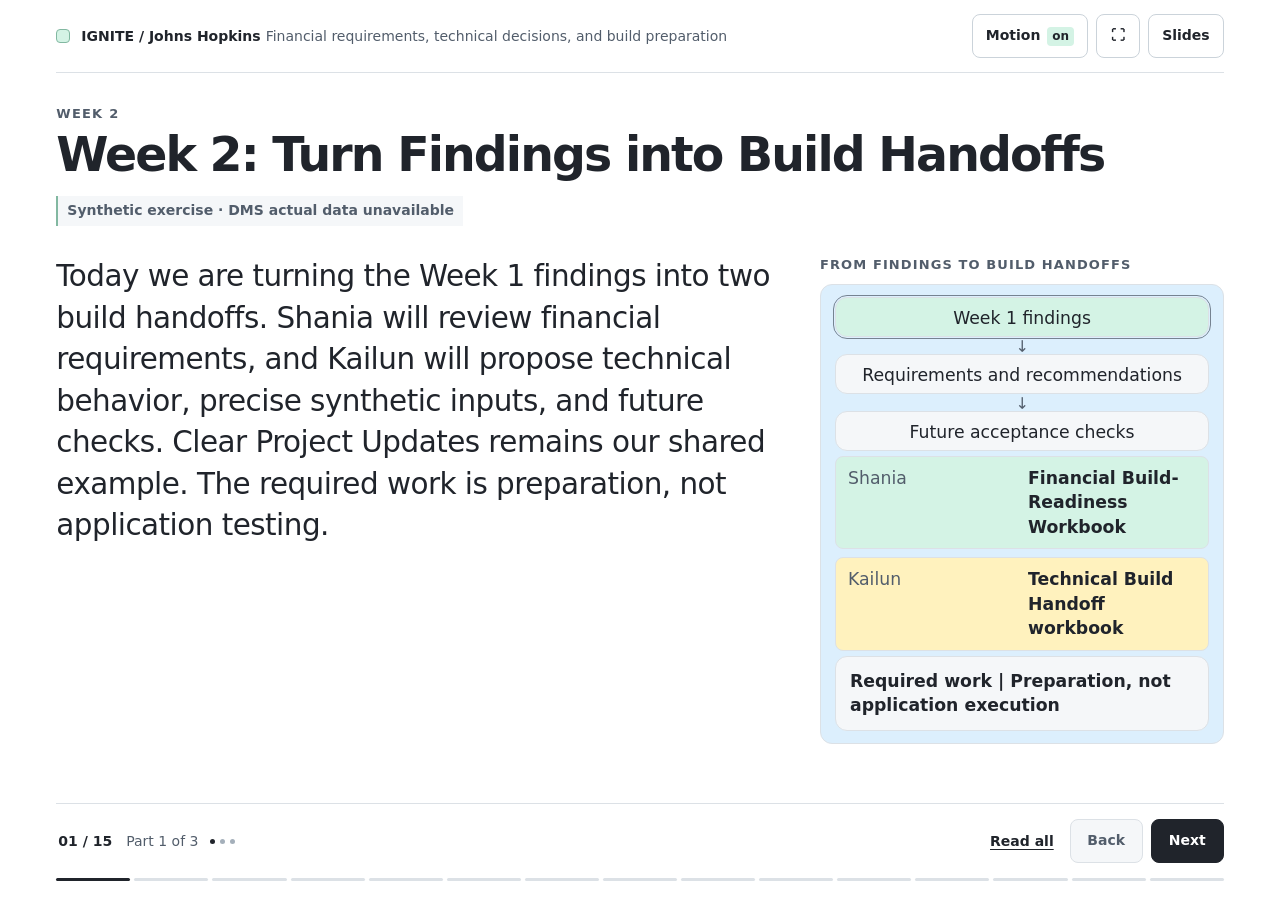
<file: index.html>
<!doctype html>
<html lang="en">
<head>
  <meta charset="utf-8">
  <meta name="viewport" content="width=device-width, initial-scale=1">
  <meta name="description" content="Financial requirements, technical decisions, and build preparation">
  <meta name="content-revision" content="cdc1951fbc29">
  <title>Week 2: Turn Findings into Build Handoffs</title>
  <link rel="stylesheet" href="site.css">
  <link rel="icon" href="data:,">
  <script defer src="scenes.js"></script>
  <script defer src="deck.js"></script>
</head>
<body>
  <div id="deck" class="deck-shell" hidden>
    <header class="masthead">
      <div class="brand">
        <span class="brand-mark" aria-hidden="true"></span>
        <div class="brand-text">
          <span class="brand-name">IGNITE / Johns Hopkins</span>
          <span class="brand-subtitle">Financial requirements, technical decisions, and build preparation</span>
        </div>
      </div>
      <div class="masthead-controls">
        <button id="motion" class="utility-button" type="button" aria-pressed="false">
          Motion <span class="motion-state" aria-hidden="true">off</span>
        </button>
        <span id="motion-explanation" class="sr-only" hidden></span>
        <button id="fullscreen" class="utility-button icon-button" type="button" aria-label="Enter fullscreen" hidden>
          <span aria-hidden="true">⛶</span>
        </button>
        <button id="open-selector" class="utility-button" type="button" aria-haspopup="dialog" aria-controls="selector">Slides</button>
      </div>
    </header>

    <main id="stage" class="stage" tabindex="0" aria-labelledby="slide-title" aria-describedby="stage-keys">
      <p id="stage-keys" class="sr-only"></p>
      <div class="stage-header">
        <p id="slide-section" class="section-label"></p>
        <h1 id="slide-title" class="slide-title"></h1>
        <p class="evidence-strip">Synthetic exercise · DMS actual data unavailable</p>
      </div>
      <p id="deck-notice" class="deck-notice" role="status" hidden></p>
      <div id="stage-body" class="stage-body">
        <div id="narration" class="narration"></div>
        <div id="visual" class="visual"></div>
      </div>
    </main>

    <footer class="deck-footer">
      <div class="footer-row">
        <div class="position-group">
          <button id="slide-number" class="slide-number" type="button" aria-haspopup="dialog" aria-controls="selector"></button>
          <span id="part-label" class="part-label"></span>
          <div id="part-marks" class="part-marks" aria-hidden="true"></div>
        </div>
        <nav class="footer-controls" aria-label="Presentation">
          <a id="read-all" class="read-link" href="?view=linear">Read all</a>
          <button id="back" class="back-button" type="button">Back</button>
          <button id="next" class="next-button" type="button">Next</button>
        </nav>
      </div>
      <div id="journey" class="journey" aria-hidden="true"></div>
    </footer>
  </div>

  <dialog id="selector" class="slide-selector" aria-labelledby="selector-title">
    <div class="selector-header">
      <h2 id="selector-title">Choose a slide</h2>
      <button id="close-selector" class="selector-close icon-button" type="button" aria-label="Close slide selector">
        <span aria-hidden="true">×</span>
      </button>
    </div>
    <ol id="selector-list" class="selector-list"></ol>
  </dialog>

  <p id="position-status" class="sr-only" role="status"></p>

  <main id="reading" class="reading-view" hidden>
    <nav class="reading-actions" aria-label="Reading view">
      <a id="return-to-deck" href="./index.html">Back to presentation</a>
      <a id="standalone-transcript" href="transcript.html">Open the complete readable transcript</a>
      <button id="print-reading" type="button">Print / save PDF</button>
    </nav>
    <header class="reading-header">
      <h1>Week 2: Turn Findings into Build Handoffs</h1>
      <p class="reading-subheading">Complete read-aloud text · 15 slides</p>
      <p class="reading-evidence">Synthetic exercise. Proposed requirements and checks are not application test results. DMS actual data is unavailable.</p>
    </header>
    <div id="reading-content" class="reading-content">
      <section class="reading-slide"><p class="reading-section">WEEK 2</p><h2>Week 2: Turn Findings into Build Handoffs</h2>
<article class="reading-state" id="W2-S01-P01" data-presentation-href="./index.html#slide=1&amp;step=1"><h3>Part 1 of 3</h3>
<p>Today we are turning the Week 1 findings into two build handoffs. Shania will review financial requirements, and Kailun will propose technical behavior, precise synthetic inputs, and future checks. Clear Project Updates remains our shared example. The required work is preparation, not application testing.</p>
<div class="reading-visual"><h4>FROM FINDINGS TO BUILD HANDOFFS</h4><ul><li>Week 1 findings → Requirements and recommendations → Future acceptance checks</li><li>Shania | Financial Build-Readiness Workbook</li><li>Kailun | Technical Build Handoff workbook</li><li>Required work | Preparation, not application execution</li></ul></div>
</article>
<article class="reading-state" id="W2-S01-P02" data-presentation-href="./index.html#slide=1&amp;step=2"><h3>Part 2 of 3</h3>
<p>We still do not have DMS&#x27;s actual data. Neither assignment requires private records, credentials, repository access, or a runnable application. A specific evidence request or unresolved decision can be a useful preparation result. Even if a test build becomes available, executing it is not part of these required assignments.</p>
<div class="reading-visual"><h4>THIS WEEK&#x27;S EVIDENCE BOUNDARY</h4><ul><li>DMS actual data | Unavailable; not required for preparation</li><li>Application execution | Not required for either assignment</li><li>Specific evidence requests and justified holds | Valid preparation outputs</li><li>Preparation ≠ policy approval or a passed test</li></ul></div>
</article>
<article class="reading-state" id="W2-S01-P03" data-presentation-href="./index.html#slide=1&amp;step=3"><h3>Part 3 of 3</h3>
<p>I will provide the prepared working files, review the handoffs, and route unresolved decisions. Shania will review draft financial decision bundles and choose three priorities. Kailun will develop technical recommendations and linked examples and checks, then choose three implementation priorities. DMS remains responsible for its actual commercial policies and business acceptance.</p>
<div class="reading-visual"><h4>THREE PREPARATION RESPONSIBILITIES</h4><ul><li>Oscar | Prepared files, handoff review, decision routing</li><li>Shania | Financial requirements, evidence requests, acceptance criteria</li><li>Kailun | Recommendations, fixtures, future acceptance checks</li><li>DMS | Actual commercial policy and business acceptance</li></ul></div>
</article>
</section>
<section class="reading-slide"><p class="reading-section">WEEK 1 REVIEW</p><h2>What Week 1 Established</h2>
<article class="reading-state" id="W2-S02-P01" data-presentation-href="./index.html#slide=2&amp;step=1"><h3>Part 1 of 3</h3>
<p>Week 1 gave us a shared fictional course, a fixed set of inputs, worked calculations, and review questions. The assignment was to inspect those definitions and expectations, not to generate the course media or prove that the application already worked.</p>
<div class="reading-visual"><h4>WEEK 1: A SHARED REVIEW BASELINE</h4><ul><li>Fixed course example</li><li>Financial input definitions</li><li>Worked calculations</li><li>Proposed behavior checks</li><li>No course media generated by this exercise</li></ul></div>
</article>
<article class="reading-state" id="W2-S02-P02" data-presentation-href="./index.html#slide=2&amp;step=2"><h3>Part 2 of 3</h3>
<p>Shania returned a completed initial review dated November 10. All 28 starter rows have a status and a written decision. Twelve are marked Reviewed, and sixteen are marked Question open. Those are review decisions, not twenty-eight passed application tests.</p>
<div class="reading-visual"><h4>SHANIA&#x27;S RETURN | NOVEMBER 10, 2026</h4><ul><li>28 starter rows completed</li><li>12 | Reviewed</li><li>16 | Question open</li><li>Review completion ≠ application test pass</li></ul></div>
</article>
<article class="reading-state" id="W2-S02-P03" data-presentation-href="./index.html#slide=2&amp;step=3"><h3>Part 3 of 3</h3>
<p>Kailun has returned his technical review covering all 24 proposed cases. Eleven are marked Reviewed and thirteen Question open, with a written decision or question for every case. His Run log marks all 24 application tests Not run. We will carry his open questions into Week 2 without treating reviewed expectations as approved rules or passed tests.</p>
<div class="reading-visual"><h4>KAILUN&#x27;S TECHNICAL REVIEW</h4><ul><li>24 cases | 11 Reviewed; 13 Question open</li><li>Run log | All 24 Not run</li><li>Reviewed expectations ≠ approved rules</li><li>Review completion ≠ application test pass</li></ul></div>
</article>
</section>
<section class="reading-slide"><p class="reading-section">FINANCIAL REVIEW</p><h2>From Shania&#x27;s Findings to Financial Requirements</h2>
<article class="reading-state" id="W2-S03-P01" data-presentation-href="./index.html#slide=3&amp;step=1"><h3>Part 1 of 4</h3>
<p>Shania&#x27;s sixteen open items are now organized into five linked financial decision groups. Each group connects a proposed rule or hold, an evidence request, and a financial acceptance criterion. These are five bundles viewed through three tabs, not fifteen unrelated essays. Grouping the findings does not resolve them or change the example&#x27;s values.</p>
<div class="reading-visual"><h4>FIVE LINKED FINANCIAL BUNDLES</h4><ul><li>Decision register | FR-01 through FR-05</li><li>Data requirements | DR-01 through DR-05</li><li>Financial acceptance | FA-01 through FA-05</li><li>16 original open items remain traceable</li><li>Five bundles, not fifteen unrelated essays</li></ul></div>
</article>
<article class="reading-state" id="W2-S03-P02" data-presentation-href="./index.html#slide=3&amp;step=2"><h3>Part 2 of 4</h3>
<p>The five groups cover labor scope and rates; provider billing and invoice evidence; shared-cost allocation; cost boundary and reporting conventions; and comparisons and measurement. Use the prefilled proposals. Review what can be prepared now, what must remain configurable, and what must wait for supported DMS evidence or confirmation.</p>
<div class="reading-visual"><h4>FIVE FINANCIAL DECISION GROUPS</h4><ul><li>FR-01 | Labor scope and rates</li><li>FR-02 | Provider billing and invoice evidence</li><li>FR-03 | Shared-cost allocation</li><li>FR-04 | Cost boundary and reporting conventions</li><li>FR-05 | Comparisons and measurement</li><li>Draft proposals for review, not approved DMS rules</li></ul></div>
</article>
<article class="reading-state" id="W2-S03-P03" data-presentation-href="./index.html#slide=3&amp;step=3"><h3>Part 3 of 4</h3>
<p>For each bundle, check that the evidence request names what is missing and which build decision it would change. Keep actual systems, fields, and owners To confirm unless supported. Review the concrete acceptance example without running it. Rank three different groups one, two, and three, with reasons; correct or question only what needs attention, without copying explanations across tabs.</p>
<div class="reading-visual"><h4>MAKE THE FINANCIAL RETURN USEFUL</h4><ul><li>Evidence request | What is needed and what it would change</li><li>Actual systems, fields, and owners | To confirm unless supported</li><li>Acceptance criterion | Concrete expectation, not an executed test</li><li>Priority ranks | 1, 2, 3 on distinct groups, each with a reason</li><li>Use prefilled content; avoid repeated writing</li></ul></div>
</article>
<article class="reading-state" id="W2-S03-P04" data-presentation-href="./index.html#slide=3&amp;step=4"><h3>Part 4 of 4</h3>
<p>For a real hosting allocation, what evidence would let us decide whether equal weighting is appropriate? Name the evidence we would need, rather than guessing a better number.</p>
<div class="reading-visual"><h4>LET&#x27;S DISCUSS</h4><ul><li>What evidence would justify a real hosting allocation?</li><li>Capture the evidence needed.</li><li>Do not invent a rate or policy.</li></ul></div>
</article>
</section>
<section class="reading-slide"><p class="reading-section">THE WEEK 2 TARGET</p><h2>This Week&#x27;s Required Work: Preparation</h2>
<article class="reading-state" id="W2-S04-P01" data-presentation-href="./index.html#slide=4&amp;step=1"><h3>Part 1 of 3</h3>
<p>The Cost Logger is still the product context, but this week&#x27;s required output is a preparation handoff. Shania turns financial gaps into reviewed requirements and evidence requests. Kailun turns technical questions into recommendations, exact synthetic inputs, and future checks. The worksheets should make the next build decision clearer without pretending that implementation or testing has happened.</p>
<div class="reading-visual"><h4>THIS WEEK&#x27;S REQUIRED OUTPUT</h4><ul><li>Original findings → Requirements or recommendations → Evidence and future checks</li><li>Shania | Financial meaning and real-use conditions</li><li>Kailun | Proposed behavior and testable distinctions</li><li>No application execution required</li></ul></div>
</article>
<article class="reading-state" id="W2-S04-P02" data-presentation-href="./index.html#slide=4&amp;step=2"><h3>Part 2 of 3</h3>
<p>Start the file work when the matching prepared workbook is supplied. Shania should receive draft recommendations and linked requirements and criteria to review. Kailun should receive his original questions and source-backed fixture setup, while his recommendations remain his work. Until the file is available, read the instructions; do not recreate the template or enter answers into the site.</p>
<div class="reading-visual"><h4>WORKING FILES MUST MATCH THE ASSIGNMENT</h4><ul><li>Shania | Prefilled draft proposals, requirements, and criteria</li><li>Kailun | Prefilled source questions and fixture setup</li><li>Kailun&#x27;s recommendations | His work, apart from an illustrative example</li><li>Begin file work when the matching prepared workbook is supplied</li><li>Do not rebuild the template or enter answers into the site</li></ul></div>
</article>
<article class="reading-state" id="W2-S04-P03" data-presentation-href="./index.html#slide=4&amp;step=3"><h3>Part 3 of 3</h3>
<p>Preparation and later execution are separate stages, not alternative homework paths. Complete the requirements, recommendations, examples, and missing-decision descriptions now. Oscar will review and route the unresolved choices. Implementation and application tests happen later under separate authorization, with an identified target and appropriate evidence. Receiving a test build does not automatically expand your assignment.</p>
<div class="reading-visual"><h4>PREPARATION NOW; EXECUTION LATER</h4><ul><li>Required now | Financial requirements and technical build handoffs</li><li>Next review | Oscar reviews proposals and routes unresolved decisions</li><li>Later, separately authorized | Implementation and application tests</li><li>A runnable build does not add required testing this week</li><li>Unknown DMS data remains unknown</li></ul></div>
</article>
</section>
<section class="reading-slide"><p class="reading-section">THE WORKED EXAMPLE</p><h2>Our Shared Synthetic Course</h2>
<article class="reading-state" id="W2-S05-P01" data-presentation-href="./index.html#slide=5&amp;step=1"><h3>Part 1 of 3</h3>
<p>Our course is still Clear Project Updates. It is a fictional training course about separating completed work, blockers, decisions, and next actions. We keep course SYN-COURSE-001 and run SYN-RUN-001 as the exercise identifiers, not as production identifiers.</p>
<div class="reading-visual"><h4>CLEAR PROJECT UPDATES</h4><ul><li>Course | SYN-COURSE-001</li><li>Baseline run | SYN-RUN-001</li><li>Local synthetic exercise identifiers</li><li>Not DMS production records</li></ul></div>
</article>
<article class="reading-state" id="W2-S05-P02" data-presentation-href="./index.html#slide=5&amp;step=2"><h3>Part 2 of 3</h3>
<p>The simulated inventory contains six scripts, six slide decks, and three videos. That is fifteen final deliverables. The thirty-six slides and thirty embedded images belong inside the decks; they are not additional final deliverables. No media files are generated by this costing exercise.</p>
<div class="reading-visual"><h4>SIMULATED OUTPUT INVENTORY</h4><ul><li>6 scripts + 6 decks + 3 videos = 15 final deliverables</li><li>36 slides and 30 images are deck components</li><li>3 videos × 2 minutes = 6 finished minutes</li><li>Inventory specification, not accepted media</li></ul></div>
</article>
<article class="reading-state" id="W2-S05-P03" data-presentation-href="./index.html#slide=5&amp;step=3"><h3>Part 3 of 3</h3>
<p>For this lesson, the direct-cost total includes the listed labor, provider usage, and allocated hosting. Other costs remain outside this exercise. We are checking the whole run, not inventing a cost allocation for each script, deck, or video.</p>
<div class="reading-visual"><h4>BASELINE COST BOUNDARY</h4><ul><li>Included | Listed labor + provider usage + allocated hosting</li><li>Outside this exercise | Subscriptions, development, overhead, sales, profit, tax, unlisted costs</li><li>Whole-run costs only</li><li>Cost ≠ selling price</li></ul></div>
</article>
</section>
<section class="reading-slide"><p class="reading-section">COST RECORDS</p><h2>What Makes a Cost Record Traceable</h2>
<article class="reading-state" id="W2-S06-P01" data-presentation-href="./index.html#slide=6&amp;step=1"><h3>Part 1 of 3</h3>
<p>A traceable record lets someone connect a charge to the course, the run, and the activity or usage that caused it. It also makes the quantity, unit, rate, currency, period, and payer visible, with a source for the calculation.</p>
<div class="reading-visual"><h4>TRACEABILITY QUESTIONS</h4><ul><li>Which course and run?</li><li>Which activity or usage?</li><li>What quantity and unit?</li><li>Which rate and currency?</li><li>Which period and payer?</li><li>What source supports it?</li></ul></div>
</article>
<article class="reading-state" id="W2-S06-P02" data-presentation-href="./index.html#slide=6&amp;step=2"><h3>Part 2 of 3</h3>
<p>For example, P01 is the whole-run text-input line. It uses three hundred thousand tokens at a fictional rate of two dollars per million tokens. The billing quantity matters: multiplying by two without dividing by one million would apply the rate to the wrong unit.</p>
<div class="reading-visual"><h4>SYNTHETIC RECORD | P01</h4><ul><li>Course | SYN-COURSE-001</li><li>Run | SYN-RUN-001</li><li>Usage | 300,000 tokens</li><li>Rate | $2.00 per 1,000,000 tokens</li><li>Currency | USD</li><li>Expected cost | $0.60</li></ul></div>
</article>
<article class="reading-state" id="W2-S06-P03" data-presentation-href="./index.html#slide=6&amp;step=3"><h3>Part 3 of 3</h3>
<p>The example does not supply an actual provider contract, a real rate-effective date, or verified payer details. Those fields stay unverified where absent. This record is a way to explain the calculation, not proof that we have DMS&#x27;s final production schema.</p>
<div class="reading-visual"><h4>DO NOT FILL MISSING METADATA BY GUESSING</h4><ul><li>Actual provider and contract | Unverified</li><li>Actual rate-effective date | Not supplied</li><li>Actual payer allocation | Unverified</li><li>Production schema | Not established by this exercise</li><li>Source | Fixed synthetic example</li></ul></div>
</article>
</section>
<section class="reading-slide"><p class="reading-section">THE WORKED CALCULATION</p><h2>Shared Reference: The Baseline Calculation</h2>
<article class="reading-state" id="W2-S07-P01" data-presentation-href="./index.html#slide=7&amp;step=1"><h3>Part 1 of 4</h3>
<p>This calculation is a shared reference, not a requirement for Shania to repeat the ten-row exercise. For each labor activity, the fixture multiplies assumed hands-on hours by the hourly rate. Two hours of planning at sixty dollars per hour gives one hundred twenty dollars. The five rows total ten effort hours and five hundred thirty-five dollars.</p>
<div class="reading-visual"><h4>SYNTHETIC LABOR | HOURS × USD/HOUR</h4><ul><li>L01 | 2.0 × $60.00 = $120.00</li><li>L02 | 2.5 × $60.00 = $150.00</li><li>L03 | 3.0 × $50.00 = $150.00</li><li>L04 | 1.5 × $50.00 = $75.00</li><li>L05 | 1.0 × $40.00 = $40.00</li><li>Total | 10.0 effort hours | $535.00</li><li>Effort hours ≠ elapsed time</li></ul></div>
</article>
<article class="reading-state" id="W2-S07-P02" data-presentation-href="./index.html#slide=7&amp;step=2"><h3>Part 2 of 4</h3>
<p>Provider costs use quantity divided by billing quantity, multiplied by the rate. The four fictional charges are sixty cents, ninety-six cents, one dollar twenty, and fifteen dollars. Together they total seventeen dollars and seventy-six cents. Do not charge whole-run text again per output or add a separate audio charge.</p>
<div class="reading-visual"><h4>SYNTHETIC PROVIDER USAGE</h4><ul><li>Cost = quantity ÷ billing quantity × rate</li><li>P01 | 300,000 ÷ 1,000,000 × $2.00 = $0.60</li><li>P02 | 120,000 ÷ 1,000,000 × $8.00 = $0.96</li><li>P03 | 30 ÷ 1 × $0.04 = $1.20</li><li>P04 | 6 ÷ 1 × $2.50 = $15.00</li><li>Provider total | $17.76</li><li>Fixture only: voice/rendering included; no separate audio charge</li></ul></div>
</article>
<article class="reading-state" id="W2-S07-P03" data-presentation-href="./index.html#slide=7&amp;step=3"><h3>Part 3 of 4</h3>
<p>The hosting example divides a fictional monthly pool of one hundred twenty dollars between ten equal-weight runs in the same month. The allocation is twelve dollars per run. This is the exercise&#x27;s rule, not a measured allocation or a DMS-approved policy.</p>
<div class="reading-visual"><h4>SYNTHETIC HOSTING ALLOCATION</h4><ul><li>Monthly pool | $120.00</li><li>Eligible runs in the same month | 10</li><li>Per-run allocation | $120.00 ÷ 10 = $12.00</li><li>Equal weighting is an exercise assumption</li><li>Actual allocation policy remains open</li></ul></div>
</article>
<article class="reading-state" id="W2-S07-P04" data-presentation-href="./index.html#slide=7&amp;step=4"><h3>Part 4 of 4</h3>
<p>Now add the included categories: five hundred thirty-five dollars of labor, seventeen dollars and seventy-six cents of provider usage, and twelve dollars of hosting. The expected direct cost is five hundred sixty-four dollars and seventy-six cents. Use the fixed row-level rounding rule. This is an expected result, not an observed application result.</p>
<div class="reading-visual"><h4>SYNTHETIC BASELINE | EXPECTED RESULT</h4><ul><li>Labor | $535.00</li><li>Provider usage | $17.76</li><li>Hosting allocation | $12.00</li><li>Included direct production cost | $564.76</li><li>USD: round each nonnegative cost row to 2 decimals, half up; then sum</li><li>Application result | Not tested here</li></ul></div>
</article>
</section>
<section class="reading-slide"><p class="reading-section">IMPORT AND ENTRY</p><h2>Specify Preview, Review, and Posting Behavior</h2>
<article class="reading-state" id="W2-S08-P01" data-presentation-href="./index.html#slide=8&amp;step=1"><h3>Part 1 of 3</h3>
<p>Use the import example to specify a future check, not to run one now. In Fixtures, identify the unchanged synthetic input, the starting ledger state, and the action a later tester would take. In Acceptance &amp; handoff, specify the observable condition: opening a preview must not create a financial posting. Application execution stays Not run.</p>
<div class="reading-visual"><h4>FUTURE CHECK SPECIFICATION | PREVIEW</h4><ul><li>Starting state | Defined synthetic records and ledger state</li><li>Input and action | Inspect the specified synthetic import preview</li><li>Expected invariant | No new financial posting</li><li>Future evidence | Before-and-after financial records</li><li>Execution | Not run</li></ul></div>
</article>
<article class="reading-state" id="W2-S08-P02" data-presentation-href="./index.html#slide=8&amp;step=2"><h3>Part 2 of 3</h3>
<p>For missing or invalid inputs, recommend a response or identify the exact choice that still needs a decision. Explain the nearest alternative and the trade-off. Separate the common invariant, such as not inventing a missing rate, from choices such as rejecting a mixed file or retaining incomplete rows. Do not present either choice as already approved.</p>
<div class="reading-visual"><h4>RECOMMEND THE RESPONSE; PRESERVE THE INVARIANT</h4><ul><li>Proposal | Behavior, reason, and nearest alternative</li><li>Common invariant | No invented rate, silent default, or dropped evidence</li><li>Open choice | Rejection, incomplete draft, or permitted partial handling</li><li>Missing decision | State precisely what must be confirmed</li><li>Recommendation ≠ approved behavior</li></ul></div>
</article>
<article class="reading-state" id="W2-S08-P03" data-presentation-href="./index.html#slide=8&amp;step=3"><h3>Part 3 of 3</h3>
<p>For each rule group, cover a normal case, a failure or exception, and the nearest easily confused alternative. Related questions may share a fixture or check when the links preserve their distinctions. Define exact values and input order, identify the baseline, and state how to reset the case. This is a coverage requirement, not an arbitrary fixture quota or coding assignment.</p>
<div class="reading-visual"><h4>PRECISE FIXTURES, NOT AN EXTRA CASE QUOTA</h4><ul><li>Each rule group | Normal, failure/exception, nearest-confusion coverage</li><li>Define | Exact values, units, identities, and input order</li><li>Isolate | Separate variants; reset to the baseline</li><li>Reuse | Resolve links for every covered source question</li><li>No JSON/CSV coding deliverable required</li><li>Execution | Not run</li></ul></div>
</article>
</section>
<section class="reading-slide"><p class="reading-section">VALIDATION</p><h2>Missing, Invalid, and Zero Are Different</h2>
<article class="reading-state" id="W2-S09-P01" data-presentation-href="./index.html#slide=9&amp;step=1"><h3>Part 1 of 3</h3>
<p>A future missing-rate fixture can remove P01&#x27;s rate while keeping its usage quantity. The rate is missing, not zero. The worksheet&#x27;s INPUT NEEDED state illustrates incomplete arithmetic; it is not verified application wording. Specify the no-invented-cost invariant, then recommend or hold the exact handling decision. Do not run the application as part of this preparation.</p>
<div class="reading-visual"><h4>ILLUSTRATIVE CASE | MISSING RATE</h4><ul><li>P01 quantity | 300,000 tokens</li><li>P01 rate | Missing</li><li>Cost | Incomplete</li><li>Not | $0.00</li><li>Worksheet wording: INPUT NEEDED</li><li>Application wording: to verify</li></ul></div>
</article>
<article class="reading-state" id="W2-S09-P02" data-presentation-href="./index.html#slide=9&amp;step=2"><h3>Part 2 of 3</h3>
<p>An invalid value is a different problem. A zero denominator cannot allocate the hosting pool, and an incompatible billing unit cannot support the intended calculation. Record the offending field and expected handling. If the rule is still undecided, record a requirement question rather than inventing a test pass or failure.</p>
<div class="reading-visual"><h4>ILLUSTRATIVE CASE | INVALID INPUT</h4><ul><li>Hosting pool ÷ 0 runs | Invalid allocation denominator</li><li>Incompatible usage and billing units | Invalid basis</li><li>Identify the field and reason</li><li>Undecided rule | Question open</li></ul></div>
</article>
<article class="reading-state" id="W2-S09-P03" data-presentation-href="./index.html#slide=9&amp;step=3"><h3>Part 3 of 3</h3>
<p>An explicit zero can be meaningful in the right field. For a separate synthetic quantity case, zero image usage at the stated positive image rate produces zero image cost. That does not make a zero billing denominator valid. Which evidence distinguishes a genuine zero quantity from missing usage?</p>
<div class="reading-visual"><h4>LET&#x27;S DISCUSS</h4><ul><li>Separate synthetic case: image quantity = 0</li><li>0 × $0.04 = $0.00</li><li>Explicit zero quantity ≠ missing quantity</li><li>Zero quantity ≠ zero billing denominator</li><li>What evidence distinguishes zero use from missing use?</li></ul></div>
</article>
</section>
<section class="reading-slide"><p class="reading-section">DUPLICATES AND RETRIES</p><h2>A Duplicate Is Not a New Billable Attempt</h2>
<article class="reading-state" id="W2-S10-P01" data-presentation-href="./index.html#slide=10&amp;step=1"><h3>Part 1 of 4</h3>
<p>Start the technical recommendations with record identity and duplicates. An identical replay must not silently add the same expense again, but the response still needs a decision. Describe the initial record, the replay input, the expected financial invariant, and the evidence a later tester should capture. State why your proposed response is preferable to the closest alternative.</p>
<div class="reading-visual"><h4>IDENTITY AND DUPLICATES | PREPARE THE DECISION</h4><ul><li>Source scope | D01, D02, D03, D04</li><li>Identical replay | No second charge for the same expense</li><li>Exact response | Recommend with a reason, or name the missing decision</li><li>Fixture and future check | Link concrete inputs and observable evidence</li><li>Execution | Not run</li></ul></div>
</article>
<article class="reading-state" id="W2-S10-P02" data-presentation-href="./index.html#slide=10&amp;step=2"><h3>Part 2 of 4</h3>
<p>Do not call two events duplicates just because their amounts match. Distinguish an identical replay, changed contents under the same identity, and a genuinely separate event. Keep batch identity and distinct generation attempts covered too. Any conflict-handling recommendation remains a proposal. Real identifiers, uniqueness scope, update rules, and approval owners are not established by these teaching examples.</p>
<div class="reading-visual"><h4>PRESERVE THE NEARBY DISTINCTIONS</h4><ul><li>Identical replay ≠ changed contents under the same identity</li><li>Same amount ≠ necessarily the same event</li><li>Batch identity and distinct billable attempts remain covered</li><li>Conflict handling | Proposal, not an approved policy</li><li>Real identity scheme and update authority | To confirm</li></ul></div>
</article>
<article class="reading-state" id="W2-S10-P03" data-presentation-href="./index.html#slide=10&amp;step=3"><h3>Part 3 of 4</h3>
<p>A genuinely new billable attempt is different. The existing R1 scenario adds one discarded video minute at the fictional rate of two dollars fifty per minute. Billable video usage becomes seven minutes, while the simulated final inventory remains fifteen outputs.</p>
<div class="reading-visual"><h4>EXISTING SYNTHETIC VARIANT | SYN-RUN-001-R1</h4><ul><li>Extra billable video usage | 1 minute</li><li>Fictional rate | $2.50 per minute</li><li>Additional provider cost | $2.50</li><li>Billable video usage | 7 minutes</li><li>Final deliverables | Still 15</li></ul></div>
</article>
<article class="reading-state" id="W2-S10-P04" data-presentation-href="./index.html#slide=10&amp;step=4"><h3>Part 4 of 4</h3>
<p>With the other exercise inputs held constant, provider cost becomes twenty dollars and twenty-six cents, and direct production cost becomes five hundred sixty-seven dollars and twenty-six cents. We hold labor and hosting constant only to isolate this example. Real retries may involve additional labor and other costs that still need evidence.</p>
<div class="reading-visual"><h4>SYNTHETIC R1 | EXPECTED RESULT</h4><ul><li>Baseline provider cost | $17.76</li><li>Variant provider cost | $20.26</li><li>Baseline direct cost | $564.76</li><li>Variant direct cost | $567.26</li><li>Labor and hosting held constant for this exercise only</li><li>No real-world claim that retries are labor-free</li></ul></div>
</article>
</section>
<section class="reading-slide"><p class="reading-section">FINANCIAL RECONCILIATION</p><h2>Use Reconciliation to Define Financial Acceptance</h2>
<article class="reading-state" id="W2-S11-P01" data-presentation-href="./index.html#slide=11&amp;step=1"><h3>Part 1 of 3</h3>
<p>Reconciliation remains useful as an acceptance example, not a new mandatory recalculation assignment. Shania can review whether a proposed criterion preserves the source, the independent expectation, and the evidence required later. In Financial acceptance, check the concrete example and missing-evidence behavior. The expectation is reviewable now; application and export results require future execution.</p>
<div class="reading-visual"><h4>FINANCIAL ACCEPTANCE | USE THE EXAMPLE AS A REFERENCE</h4><ul><li>Source row → Independent expectation → Future application evidence → Future export evidence</li><li>Review | Concrete expected financial outcome</li><li>Review | What must happen when supporting evidence is missing</li><li>Do not copy an unobserved app result into the expectation</li><li>No mandatory repeat of the ten-row calculation</li></ul></div>
</article>
<article class="reading-state" id="W2-S11-P02" data-presentation-href="./index.html#slide=11&amp;step=2"><h3>Part 2 of 3</h3>
<p>For the baseline, the expected categories are labor at five hundred thirty-five dollars, providers at seventeen dollars and seventy-six cents, and hosting at twelve dollars. The included total is five hundred sixty-four dollars and seventy-six cents. Until execution, the application and export columns remain Not tested.</p>
<div class="reading-visual"><table class="reading-table"><caption>SYNTHETIC EXPECTATIONS | ACTUAL RESULTS NOT SUPPLIED</caption><thead><tr><th scope="col">Category</th><th scope="col">Expected</th><th scope="col">Application</th><th scope="col">Export</th></tr></thead><tbody><tr><th scope="row">Labor</th><td>$535.00</td><td>Not tested</td><td>Not tested</td></tr><tr><th scope="row">Providers</th><td>$17.76</td><td>Not tested</td><td>Not tested</td></tr><tr><th scope="row">Hosting</th><td>$12.00</td><td>Not tested</td><td>Not tested</td></tr><tr><th scope="row">Included total</th><td>$564.76</td><td>Not tested</td><td>Not tested</td></tr></tbody></table><p>Compare constituent rows as well as totals</p></div>
</article>
<article class="reading-state" id="W2-S11-P03" data-presentation-href="./index.html#slide=11&amp;step=3"><h3>Part 3 of 3</h3>
<p>A useful financial acceptance criterion states what an authorized reviewer should observe later and what must remain incomplete without evidence. Check the proposed units, rates, rounding, scope, and discrepancy handling; retain an adequate prefilled criterion or make a specific correction or question. A workbook MATCH still verifies fixture arithmetic, not the application, and does not approve a real financial rule.</p>
<div class="reading-visual"><h4>REVIEW THE CRITERION; DO NOT CLAIM EXECUTION</h4><ul><li>Check | Units, rates, rounding, scope, and discrepancy handling</li><li>Specify | Observable outcome and missing-evidence behavior</li><li>Retain adequate prefills; note only corrections or specific questions</li><li>Workbook MATCH ≠ application Passed</li><li>Financial review ≠ DMS policy approval</li></ul></div>
</article>
</section>
<section class="reading-slide"><p class="reading-section">TRACEABILITY AND EXPORT</p><h2>Define Evidence for Future Acceptance Checks</h2>
<article class="reading-state" id="W2-S12-P01" data-presentation-href="./index.html#slide=12&amp;step=1"><h3>Part 1 of 3</h3>
<p>In Kailun&#x27;s Acceptance &amp; handoff tab, link each check to its source question, recommendation, and fixture. Define the starting state, the later action, the observable result, and the evidence to capture. Separate the common invariant from an outcome that still needs a decision. Proposed rules need reproducible inputs and checks; application execution remains Not run.</p>
<div class="reading-visual"><h4>LINK THE FUTURE ACCEPTANCE CHECK</h4><ul><li>Source question → Recommendation → Fixture → Check</li><li>Define | Starting state, action, observable expected result</li><li>Capture later | Appropriate output, identity/count, or completeness evidence</li><li>Separate | Common invariant from unresolved outcome</li><li>Execution | Not run</li></ul></div>
</article>
<article class="reading-state" id="W2-S12-P02" data-presentation-href="./index.html#slide=12&amp;step=2"><h3>Part 2 of 3</h3>
<p>Keep the baseline and each variant separate. Reuse source-backed values, label new synthetic inputs, and specify the reset or isolation needed before another case. Reuse one recommendation or check where it genuinely covers related questions, but keep every source link resolvable. Describe the evidence a future test would need; do not manufacture build identifiers or actual results.</p>
<div class="reading-visual"><h4>REUSABLE, REPRODUCIBLE SPECIFICATIONS</h4><ul><li>Source-backed baseline | Preserved</li><li>Authored variant | Explicitly synthetic and separately identified</li><li>Reset or isolation | Defined before another case</li><li>Shared recommendation or check | All source links resolve</li><li>Future proof | Required evidence, not an invented result</li></ul></div>
</article>
<article class="reading-state" id="W2-S12-P03" data-presentation-href="./index.html#slide=12&amp;step=3"><h3>Part 3 of 3</h3>
<p>Keep diagnostic events separate from financial records. Opening a preview, making a retry, or producing an error message does not by itself prove that a new billable expense occurred. Use diagnostic evidence to investigate behavior, and financial evidence to reconcile charges.</p>
<div class="reading-visual"><h4>TWO DIFFERENT RECORD TYPES</h4><ul><li>Financial record | Supports a cost or allocation</li><li>Diagnostic log | Describes system activity</li><li>Preview event ≠ posted charge</li><li>Retry event ≠ proof of new billable usage</li><li>Both can support an investigation; they are not interchangeable</li></ul></div>
</article>
</section>
<section class="reading-slide"><p class="reading-section">THE WEEK 2 HANDOFF</p><h2>Who Does What This Week</h2>
<article class="reading-state" id="W2-S13-P01" data-presentation-href="./index.html#slide=13&amp;step=1"><h3>Part 1 of 4</h3>
<p>I will supply the matching prepared workbooks and review their contents before presenting them as ready. For Shania, that means draft financial decision bundles, linked requirements, and criteria. For Kailun, it means the original questions and supported fixture setup, not prewritten student recommendations. I will review the returns and route unresolved decisions; I will not require either of you to chase private access.</p>
<div class="reading-visual"><h4>OSCAR | PREPARE FILES AND ROUTE DECISIONS</h4><ul><li>Shania&#x27;s file | Prefilled drafts for review</li><li>Kailun&#x27;s file | Source questions and fixture setup</li><li>Working resources | Pending until supplied and verified</li><li>Review returns; route unresolved choices</li><li>No new private-access task for either student</li></ul></div>
</article>
<article class="reading-state" id="W2-S13-P02" data-presentation-href="./index.html#slide=13&amp;step=2"><h3>Part 2 of 4</h3>
<p>Shania, return one Financial Build-Readiness Workbook. Review five decision groups, five linked data-requirement rows, and five linked acceptance criteria across Decision register, Data requirements, and Financial acceptance. Keep all sixteen original open items traceable. Choose three distinct priority groups with ranks and reasons. Use the prefills and exception-only notes; do not repeat the twenty-eight-item review, ten-row calculation, or four invoice exercises.</p>
<div class="reading-visual"><h4>SHANIA | FINANCIAL BUILD-READINESS WORKBOOK</h4><ul><li>Decision register | 5 groups</li><li>Data requirements | 5 linked rows</li><li>Financial acceptance | 5 linked criteria</li><li>16 original open items remain traceable</li><li>Choose 3 distinct priority groups with ranks and reasons</li><li>Use prefills; add corrections or specific questions</li><li>Shared calculations and invoice scenarios are references, not extra homework</li></ul></div>
</article>
<article class="reading-state" id="W2-S13-P03" data-presentation-href="./index.html#slide=13&amp;step=3"><h3>Part 3 of 4</h3>
<p>Kailun, return one Technical Build Handoff workbook. Use Decisions, Fixtures, and Acceptance &amp; handoff to carry all thirteen open questions across record identity and duplicates, missing and invalid inputs, and units and currencies. Propose behavior with trade-offs, link exact synthetic inputs and future checks, and identify three implementation priorities. Do not repeat the twenty-four-case or earlier sixteen-case review. Application execution stays Not run.</p>
<div class="reading-visual"><h4>KAILUN | TECHNICAL BUILD HANDOFF WORKBOOK</h4><ul><li>Decisions → Fixtures → Acceptance &amp; handoff</li><li>13 source questions | 3 rule groups | 1 workbook</li><li>Groups | Record identity and duplicates; missing and invalid inputs; units and currencies</li><li>Link | Recommendation, trade-off, precise inputs, future check</li><li>Choose 3 implementation priorities and what each unblocks</li><li>No repeated 24-case or 16-case review</li><li>Application execution | Not run</li></ul></div>
</article>
<article class="reading-state" id="W2-S13-P04" data-presentation-href="./index.html#slide=13&amp;step=4"><h3>Part 4 of 4</h3>
<p>Return one workbook each through the existing team email thread, without duplicate site entry or a separate report. Record your name and actual review date in the designated workbook area. The new files remain pending until supplied and verified; do not recreate the templates. We will confirm the deadline through the team process. No new upload route or message is being created here.</p>
<div class="reading-visual"><h4>ONE WORKBOOK EACH; ONE EXISTING RETURN ROUTE</h4><ul><li>Shania | Financial Build-Readiness Workbook</li><li>Kailun | Technical Build Handoff workbook</li><li>Record | Name and actual review date</li><li>Return | Existing team email thread; deadline to confirm</li><li>Working files | Pending until supplied and verified</li><li>No duplicate site entry, template rebuilding, or separate report</li></ul></div>
</article>
</section>
<section class="reading-slide"><p class="reading-section">OUR REVIEW PROCESS</p><h2>Review Proposals, Route Decisions, and Prioritize</h2>
<article class="reading-state" id="W2-S14-P01" data-presentation-href="./index.html#slide=14&amp;step=1"><h3>Part 1 of 3</h3>
<p>Kailun&#x27;s decision states are Not started, Proposed, Needs decision, and Deferred. A Proposed entry needs a reason, required evidence, build effect, and linked fixture and check. Needs decision names the exact unresolved choice and next review route. Deferred retains the source case, reason, invariant, and reopening condition. A bare request for clarification or a bare Deferred label is not a complete preparation item.</p>
<div class="reading-visual"><h4>KAILUN | DECISION STATES, NOT TEST RESULTS</h4><ul><li>Not started | Work not yet prepared</li><li>Proposed | Reason, evidence needs, build effect, linked fixture and check</li><li>Needs decision | Exact missing choice or evidence and next review route</li><li>Deferred | Source retained, reason, invariant, reopening condition</li><li>No approved policy or test result is implied</li></ul></div>
</article>
<article class="reading-state" id="W2-S14-P02" data-presentation-href="./index.html#slide=14&amp;step=2"><h3>Part 2 of 3</h3>
<p>Shania&#x27;s new review states are Not started, Reviewed, Change proposed, and Question open. All new rows start Not started, regardless of their Week 1 states. A retained specific evidence request can support Question open without duplicate writing. Her review can finish while DMS decisions remain unconfirmed. Neither Reviewed nor Kailun&#x27;s Proposed state supplies policy approval or evidence that software ran.</p>
<div class="reading-visual"><h4>KEEP REVIEW, DECISION, APPROVAL, AND EXECUTION SEPARATE</h4><ul><li>Shania review | Not started / Reviewed / Change proposed / Question open</li><li>Kailun recommendation | Not started / Proposed / Needs decision / Deferred</li><li>New financial review rows | Start Not started</li><li>DMS confirmation and actual owners | Awaiting confirmation / To confirm</li><li>Application execution for this preparation | Not run</li></ul></div>
</article>
<article class="reading-state" id="W2-S14-P03" data-presentation-href="./index.html#slide=14&amp;step=3"><h3>Part 3 of 3</h3>
<p>Each return needs three priorities with reasons tied to build impact and dependencies. Shania ranks three distinct financial groups one, two, and three. Kailun links his first three implementation priorities to the cases and what each would unblock. Keep all other findings visible. I will review the proposals and route outstanding decisions before authorizing bounded implementation; later testing and rechecks remain separate.</p>
<div class="reading-visual"><h4>PRIORITIZE THE HANDOFF, NOT A CLAIM OF COMPLETION</h4><ul><li>Shania | 3 distinct FR groups, ranks 1-3, with reasons</li><li>Kailun | 3 implementation priorities, case links, and what each unblocks</li><li>Keep remaining questions and justified deferrals visible</li><li>Return → Oscar review → Decisions and separately authorized build work</li><li>Application tests and rechecks | Later, not required homework</li></ul></div>
</article>
</section>
<section class="reading-slide"><p class="reading-section">CLOSE AND CONFIRM</p><h2>What Makes the Preparation Complete</h2>
<article class="reading-state" id="W2-S15-P01" data-presentation-href="./index.html#slide=15&amp;step=1"><h3>Part 1 of 3</h3>
<p>Preparation is complete when the required content and links are usable, not when every DMS question is closed. Shania needs a review state beyond Not started for all fifteen linked rows, all sixteen source items retained, and three distinct priority ranks with reasons. Kailun needs all thirteen questions addressed, linked proposed checks, group coverage, specific holds or justified deferrals, and three priorities. Both record name and review date; application execution remains Not run.</p>
<div class="reading-visual"><h4>PREPARATION COMPLETION, NOT POLICY OR PRODUCT ACCEPTANCE</h4><ul><li>Shania | 5 groups + 5 data rows + 5 criteria reviewed; 16 source items retained</li><li>Shania priorities | 3 distinct ranks with reasons</li><li>Kailun | 13 questions, resolvable links, group coverage, specific dispositions</li><li>Kailun priorities | 3 with case links and build impact</li><li>Both | Name and actual review date; specific corrections or open decisions</li><li>Application execution | Not run; DMS decisions may remain open</li></ul></div>
</article>
<article class="reading-state" id="W2-S15-P02" data-presentation-href="./index.html#slide=15&amp;step=2"><h3>Part 2 of 3</h3>
<p>The next planned topic is RFP estimation. We can prepare its synthetic examples without DMS&#x27;s real data, but we must carry forward any unresolved Cost Logger issues. We will not turn a modeled cost into an approved price or describe the exercise as proven savings.</p>
<div class="reading-visual"><h4>NEXT PLANNED TOPIC | RFP ESTIMATION</h4><ul><li>Carry forward the reviewed cost basis</li><li>Preserve unresolved logger issues and missing evidence</li><li>Synthetic estimate ≠ approved quote</li><li>Scenario difference ≠ measured savings</li></ul></div>
</article>
<article class="reading-state" id="W2-S15-P03" data-presentation-href="./index.html#slide=15&amp;step=3"><h3>Part 3 of 3</h3>
<p>Before we finish, what requirement or recommendation will you own, and what evidence or decision does it still need? Use that answer to confirm your workbook task and next review step. We will also confirm file availability and the deadline. Leave with a useful preparation task, not an instruction to invent DMS data or run the application.</p>
<div class="reading-visual"><h4>LET&#x27;S CONFIRM THE NEXT PREPARATION STEP</h4><ul><li>What requirement or recommendation will you own, and what evidence or decision does it still need?</li><li>Then confirm:</li><li>Matching prepared workbook and return route</li><li>Deadline and next review step</li><li>Unknown evidence stays unknown; application execution remains Not run</li></ul></div>
</article>
</section>
    </div>
  </main>

  <main id="fallback" class="deck-fallback">
    <h1>Week 2: Turn Findings into Build Handoffs</h1>
    <p>Synthetic exercise · DMS actual data unavailable</p>
    <noscript><p>Enable JavaScript for the interactive presentation, or open the complete readable transcript.</p></noscript>
    <p id="script-failure" hidden>Interactive view unavailable. Open the complete readable transcript.</p>
    <a id="fallback-transcript" href="transcript.html">Open the complete readable transcript</a>
  </main>
  <script>document.getElementById("script-failure").hidden = false</script>
  <script id="deck-data" type="application/json">{"revision":"cdc1951fbc29","wording":{"Masthead":"IGNITE / Johns Hopkins","Presentation title":"Week 2: Turn Findings into Build Handoffs","Subtitle":"Financial requirements, technical decisions, and build preparation","Persistent evidence strip":"Synthetic exercise · DMS actual data unavailable","Motion control":"Motion","Motion states":"on / off","Slide selector button":"Slides","Slide selector heading":"Choose a slide","Linear-view button":"Read all","Previous control":"Back","Normal next control":"Next","Discussion label":"Let’s discuss","Discussion continuation":"Continue","Closing control":"End","Transcript heading":"Week 2: Turn Findings into Build Handoffs","Transcript subheading":"Complete read-aloud text · 15 slides","Transcript evidence notice":"Synthetic exercise. Proposed requirements and checks are not application test results. DMS actual data is unavailable.","Return from transcript":"Back to presentation","Print control":"Print / save PDF","No-JavaScript fallback":"Enable JavaScript for the interactive presentation, or open the complete readable transcript."},"auxiliary":{"Selector close button/name":"Close slide selector","Fullscreen enter accessible name":"Enter fullscreen","Fullscreen exit accessible name":"Exit fullscreen","Fullscreen failure notice":"Fullscreen is unavailable here. Continue in the normal view.","Stage keyboard description":"When the presentation area is focused, use the arrow keys to move between parts. G opens Slides, M changes motion, and F controls fullscreen where available.","Position announcement":"Slide {slide} of 15. Part {part} of {parts}.","Invalid-position notice":"That presentation position is unavailable. Showing slide 1.","Interactive initialization failure":"Interactive view unavailable. Open the complete readable transcript.","Fallback link name":"Open the complete readable transcript","Reduced-motion explanation":"Motion is off because reduced motion is enabled in your system."},"slides":[{"id":"W2-S01","title":"Week 2: Turn Findings into Build Handoffs","section":"WEEK 2","states":[{"id":"W2-S01-P01","slide":1,"ordinal":1,"part":1,"partCount":3,"reading":["Today we are turning the Week 1 findings into two build handoffs. Shania will review financial requirements, and Kailun will propose technical behavior, precise synthetic inputs, and future checks. Clear Project Updates remains our shared example. The required work is preparation, not application testing."],"lines":["FROM FINDINGS TO BUILD HANDOFFS","Week 1 findings → Requirements and recommendations → Future acceptance checks","Shania | Financial Build-Readiness Workbook","Kailun | Technical Build Handoff workbook","Required work | Preparation, not application execution"],"layout":"SPLIT","scene":"course-cost-path","motion":"ENTER","emphasis":null,"control":"Next","controlDisabled":false,"discussion":false,"discussionPrompt":null,"discussionPromptIndex":null},{"id":"W2-S01-P02","slide":1,"ordinal":2,"part":2,"partCount":3,"reading":["We still do not have DMS's actual data. Neither assignment requires private records, credentials, repository access, or a runnable application. A specific evidence request or unresolved decision can be a useful preparation result. Even if a test build becomes available, executing it is not part of these required assignments."],"lines":["THIS WEEK'S EVIDENCE BOUNDARY","DMS actual data | Unavailable; not required for preparation","Application execution | Not required for either assignment","Specific evidence requests and justified holds | Valid preparation outputs","Preparation ≠ policy approval or a passed test"],"layout":"SPLIT","scene":"evidence-boundary","motion":"SWAP","emphasis":null,"control":"Next","controlDisabled":false,"discussion":false,"discussionPrompt":null,"discussionPromptIndex":null},{"id":"W2-S01-P03","slide":1,"ordinal":3,"part":3,"partCount":3,"reading":["I will provide the prepared working files, review the handoffs, and route unresolved decisions. Shania will review draft financial decision bundles and choose three priorities. Kailun will develop technical recommendations and linked examples and checks, then choose three implementation priorities. DMS remains responsible for its actual commercial policies and business acceptance."],"lines":["THREE PREPARATION RESPONSIBILITIES","Oscar | Prepared files, handoff review, decision routing","Shania | Financial requirements, evidence requests, acceptance criteria","Kailun | Recommendations, fixtures, future acceptance checks","DMS | Actual commercial policy and business acceptance"],"layout":"SPLIT","scene":"responsibility-cards","motion":"SWAP","emphasis":null,"control":"Next","controlDisabled":false,"discussion":false,"discussionPrompt":null,"discussionPromptIndex":null}]},{"id":"W2-S02","title":"What Week 1 Established","section":"WEEK 1 REVIEW","states":[{"id":"W2-S02-P01","slide":2,"ordinal":4,"part":1,"partCount":3,"reading":["Week 1 gave us a shared fictional course, a fixed set of inputs, worked calculations, and review questions. The assignment was to inspect those definitions and expectations, not to generate the course media or prove that the application already worked."],"lines":["WEEK 1: A SHARED REVIEW BASELINE","Fixed course example","Financial input definitions","Worked calculations","Proposed behavior checks","No course media generated by this exercise"],"layout":"SPLIT","scene":"week1-baseline","motion":"ENTER","emphasis":null,"control":"Next","controlDisabled":false,"discussion":false,"discussionPrompt":null,"discussionPromptIndex":null},{"id":"W2-S02-P02","slide":2,"ordinal":5,"part":2,"partCount":3,"reading":["Shania returned a completed initial review dated November 10. All 28 starter rows have a status and a written decision. Twelve are marked Reviewed, and sixteen are marked Question open. Those are review decisions, not twenty-eight passed application tests."],"lines":["SHANIA'S RETURN | NOVEMBER 10, 2026","28 starter rows completed","12 | Reviewed","16 | Question open","Review completion ≠ application test pass"],"layout":"SPLIT","scene":"review-counts","motion":"SWAP","emphasis":null,"control":"Next","controlDisabled":false,"discussion":false,"discussionPrompt":null,"discussionPromptIndex":null},{"id":"W2-S02-P03","slide":2,"ordinal":6,"part":3,"partCount":3,"reading":["Kailun has returned his technical review covering all 24 proposed cases. Eleven are marked Reviewed and thirteen Question open, with a written decision or question for every case. His Run log marks all 24 application tests Not run. We will carry his open questions into Week 2 without treating reviewed expectations as approved rules or passed tests."],"lines":["KAILUN'S TECHNICAL REVIEW","24 cases | 11 Reviewed; 13 Question open","Run log | All 24 Not run","Reviewed expectations ≠ approved rules","Review completion ≠ application test pass"],"layout":"SPLIT","scene":"technical-evidence-status","motion":"SWAP","emphasis":null,"control":"Next","controlDisabled":false,"discussion":false,"discussionPrompt":null,"discussionPromptIndex":null}]},{"id":"W2-S03","title":"From Shania's Findings to Financial Requirements","section":"FINANCIAL REVIEW","states":[{"id":"W2-S03-P01","slide":3,"ordinal":7,"part":1,"partCount":4,"reading":["Shania's sixteen open items are now organized into five linked financial decision groups. Each group connects a proposed rule or hold, an evidence request, and a financial acceptance criterion. These are five bundles viewed through three tabs, not fifteen unrelated essays. Grouping the findings does not resolve them or change the example's values."],"lines":["FIVE LINKED FINANCIAL BUNDLES","Decision register | FR-01 through FR-05","Data requirements | DR-01 through DR-05","Financial acceptance | FA-01 through FA-05","16 original open items remain traceable","Five bundles, not fifteen unrelated essays"],"layout":"SPLIT","scene":"baseline-guardrails","motion":"ENTER","emphasis":null,"control":"Next","controlDisabled":false,"discussion":false,"discussionPrompt":null,"discussionPromptIndex":null},{"id":"W2-S03-P02","slide":3,"ordinal":8,"part":2,"partCount":4,"reading":["The five groups cover labor scope and rates; provider billing and invoice evidence; shared-cost allocation; cost boundary and reporting conventions; and comparisons and measurement. Use the prefilled proposals. Review what can be prepared now, what must remain configurable, and what must wait for supported DMS evidence or confirmation."],"lines":["FIVE FINANCIAL DECISION GROUPS","FR-01 | Labor scope and rates","FR-02 | Provider billing and invoice evidence","FR-03 | Shared-cost allocation","FR-04 | Cost boundary and reporting conventions","FR-05 | Comparisons and measurement","Draft proposals for review, not approved DMS rules"],"layout":"SPLIT","scene":"review-topic-cards","motion":"SWAP","emphasis":null,"control":"Next","controlDisabled":false,"discussion":false,"discussionPrompt":null,"discussionPromptIndex":null},{"id":"W2-S03-P03","slide":3,"ordinal":9,"part":3,"partCount":4,"reading":["For each bundle, check that the evidence request names what is missing and which build decision it would change. Keep actual systems, fields, and owners To confirm unless supported. Review the concrete acceptance example without running it. Rank three different groups one, two, and three, with reasons; correct or question only what needs attention, without copying explanations across tabs."],"lines":["MAKE THE FINANCIAL RETURN USEFUL","Evidence request | What is needed and what it would change","Actual systems, fields, and owners | To confirm unless supported","Acceptance criterion | Concrete expectation, not an executed test","Priority ranks | 1, 2, 3 on distinct groups, each with a reason","Use prefilled content; avoid repeated writing"],"layout":"SPLIT","scene":"allocation-comparisons","motion":"SWAP","emphasis":null,"control":"Next","controlDisabled":false,"discussion":false,"discussionPrompt":null,"discussionPromptIndex":null},{"id":"W2-S03-P04","slide":3,"ordinal":10,"part":4,"partCount":4,"reading":["For a real hosting allocation, what evidence would let us decide whether equal weighting is appropriate? Name the evidence we would need, rather than guessing a better number."],"lines":["LET'S DISCUSS","What evidence would justify a real hosting allocation?","Capture the evidence needed.","Do not invent a rate or policy."],"layout":"SPLIT","scene":"hosting-evidence-discussion","motion":"DISCUSSION","emphasis":null,"control":"Continue","controlDisabled":false,"discussion":true,"discussionPrompt":"What evidence would justify a real hosting allocation?","discussionPromptIndex":1}]},{"id":"W2-S04","title":"This Week's Required Work: Preparation","section":"THE WEEK 2 TARGET","states":[{"id":"W2-S04-P01","slide":4,"ordinal":11,"part":1,"partCount":3,"reading":["The Cost Logger is still the product context, but this week's required output is a preparation handoff. Shania turns financial gaps into reviewed requirements and evidence requests. Kailun turns technical questions into recommendations, exact synthetic inputs, and future checks. The worksheets should make the next build decision clearer without pretending that implementation or testing has happened."],"lines":["THIS WEEK'S REQUIRED OUTPUT","Original findings → Requirements or recommendations → Evidence and future checks","Shania | Financial meaning and real-use conditions","Kailun | Proposed behavior and testable distinctions","No application execution required"],"layout":"SPLIT","scene":"cost-records-workflow","motion":"ENTER","emphasis":"FLOW-FOCUS","control":"Next","controlDisabled":false,"discussion":false,"discussionPrompt":null,"discussionPromptIndex":null},{"id":"W2-S04-P02","slide":4,"ordinal":12,"part":2,"partCount":3,"reading":["Start the file work when the matching prepared workbook is supplied. Shania should receive draft recommendations and linked requirements and criteria to review. Kailun should receive his original questions and source-backed fixture setup, while his recommendations remain his work. Until the file is available, read the instructions; do not recreate the template or enter answers into the site."],"lines":["WORKING FILES MUST MATCH THE ASSIGNMENT","Shania | Prefilled draft proposals, requirements, and criteria","Kailun | Prefilled source questions and fixture setup","Kailun's recommendations | His work, apart from an illustrative example","Begin file work when the matching prepared workbook is supplied","Do not rebuild the template or enter answers into the site"],"layout":"SPLIT","scene":"test-prerequisites","motion":"SWAP","emphasis":null,"control":"Next","controlDisabled":false,"discussion":false,"discussionPrompt":null,"discussionPromptIndex":null},{"id":"W2-S04-P03","slide":4,"ordinal":13,"part":3,"partCount":3,"reading":["Preparation and later execution are separate stages, not alternative homework paths. Complete the requirements, recommendations, examples, and missing-decision descriptions now. Oscar will review and route the unresolved choices. Implementation and application tests happen later under separate authorization, with an identified target and appropriate evidence. Receiving a test build does not automatically expand your assignment."],"lines":["PREPARATION NOW; EXECUTION LATER","Required now | Financial requirements and technical build handoffs","Next review | Oscar reviews proposals and routes unresolved decisions","Later, separately authorized | Implementation and application tests","A runnable build does not add required testing this week","Unknown DMS data remains unknown"],"layout":"SPLIT","scene":"two-work-paths","motion":"SWAP","emphasis":null,"control":"Next","controlDisabled":false,"discussion":false,"discussionPrompt":null,"discussionPromptIndex":null}]},{"id":"W2-S05","title":"Our Shared Synthetic Course","section":"THE WORKED EXAMPLE","states":[{"id":"W2-S05-P01","slide":5,"ordinal":14,"part":1,"partCount":3,"reading":["Our course is still Clear Project Updates. It is a fictional training course about separating completed work, blockers, decisions, and next actions. We keep course SYN-COURSE-001 and run SYN-RUN-001 as the exercise identifiers, not as production identifiers."],"lines":["CLEAR PROJECT UPDATES","Course | SYN-COURSE-001","Baseline run | SYN-RUN-001","Local synthetic exercise identifiers","Not DMS production records"],"layout":"SPLIT","scene":"course-identifiers","motion":"ENTER","emphasis":null,"control":"Next","controlDisabled":false,"discussion":false,"discussionPrompt":null,"discussionPromptIndex":null},{"id":"W2-S05-P02","slide":5,"ordinal":15,"part":2,"partCount":3,"reading":["The simulated inventory contains six scripts, six slide decks, and three videos. That is fifteen final deliverables. The thirty-six slides and thirty embedded images belong inside the decks; they are not additional final deliverables. No media files are generated by this costing exercise."],"lines":["SIMULATED OUTPUT INVENTORY","6 scripts + 6 decks + 3 videos = 15 final deliverables","36 slides and 30 images are deck components","3 videos × 2 minutes = 6 finished minutes","Inventory specification, not accepted media"],"layout":"SPLIT","scene":"output-inventory","motion":"SWAP","emphasis":null,"control":"Next","controlDisabled":false,"discussion":false,"discussionPrompt":null,"discussionPromptIndex":null},{"id":"W2-S05-P03","slide":5,"ordinal":16,"part":3,"partCount":3,"reading":["For this lesson, the direct-cost total includes the listed labor, provider usage, and allocated hosting. Other costs remain outside this exercise. We are checking the whole run, not inventing a cost allocation for each script, deck, or video."],"lines":["BASELINE COST BOUNDARY","Included | Listed labor + provider usage + allocated hosting","Outside this exercise | Subscriptions, development, overhead, sales, profit, tax, unlisted costs","Whole-run costs only","Cost ≠ selling price"],"layout":"SPLIT","scene":"cost-boundary","motion":"SWAP","emphasis":null,"control":"Next","controlDisabled":false,"discussion":false,"discussionPrompt":null,"discussionPromptIndex":null}]},{"id":"W2-S06","title":"What Makes a Cost Record Traceable","section":"COST RECORDS","states":[{"id":"W2-S06-P01","slide":6,"ordinal":17,"part":1,"partCount":3,"reading":["A traceable record lets someone connect a charge to the course, the run, and the activity or usage that caused it. It also makes the quantity, unit, rate, currency, period, and payer visible, with a source for the calculation."],"lines":["TRACEABILITY QUESTIONS","Which course and run?","Which activity or usage?","What quantity and unit?","Which rate and currency?","Which period and payer?","What source supports it?"],"layout":"DENSE-SPLIT","scene":"traceability-questions","motion":"ENTER","emphasis":null,"control":"Next","controlDisabled":false,"discussion":false,"discussionPrompt":null,"discussionPromptIndex":null},{"id":"W2-S06-P02","slide":6,"ordinal":18,"part":2,"partCount":3,"reading":["For example, P01 is the whole-run text-input line. It uses three hundred thousand tokens at a fictional rate of two dollars per million tokens. The billing quantity matters: multiplying by two without dividing by one million would apply the rate to the wrong unit."],"lines":["SYNTHETIC RECORD | P01","Course | SYN-COURSE-001","Run | SYN-RUN-001","Usage | 300,000 tokens","Rate | $2.00 per 1,000,000 tokens","Currency | USD","Expected cost | $0.60"],"layout":"DENSE-SPLIT","scene":"synthetic-p01-record","motion":"SWAP","emphasis":"EMPHASIS","control":"Next","controlDisabled":false,"discussion":false,"discussionPrompt":null,"discussionPromptIndex":null},{"id":"W2-S06-P03","slide":6,"ordinal":19,"part":3,"partCount":3,"reading":["The example does not supply an actual provider contract, a real rate-effective date, or verified payer details. Those fields stay unverified where absent. This record is a way to explain the calculation, not proof that we have DMS's final production schema."],"lines":["DO NOT FILL MISSING METADATA BY GUESSING","Actual provider and contract | Unverified","Actual rate-effective date | Not supplied","Actual payer allocation | Unverified","Production schema | Not established by this exercise","Source | Fixed synthetic example"],"layout":"DENSE-SPLIT","scene":"unknown-metadata","motion":"SWAP","emphasis":null,"control":"Next","controlDisabled":false,"discussion":false,"discussionPrompt":null,"discussionPromptIndex":null}]},{"id":"W2-S07","title":"Shared Reference: The Baseline Calculation","section":"THE WORKED CALCULATION","states":[{"id":"W2-S07-P01","slide":7,"ordinal":20,"part":1,"partCount":4,"reading":["This calculation is a shared reference, not a requirement for Shania to repeat the ten-row exercise. For each labor activity, the fixture multiplies assumed hands-on hours by the hourly rate. Two hours of planning at sixty dollars per hour gives one hundred twenty dollars. The five rows total ten effort hours and five hundred thirty-five dollars."],"lines":["SYNTHETIC LABOR | HOURS × USD/HOUR","L01 | 2.0 × $60.00 = $120.00","L02 | 2.5 × $60.00 = $150.00","L03 | 3.0 × $50.00 = $150.00","L04 | 1.5 × $50.00 = $75.00","L05 | 1.0 × $40.00 = $40.00","Total | 10.0 effort hours | $535.00","Effort hours ≠ elapsed time"],"layout":"WORKBENCH","scene":"labor-equations","motion":"ENTER","emphasis":"EMPHASIS","control":"Next","controlDisabled":false,"discussion":false,"discussionPrompt":null,"discussionPromptIndex":null},{"id":"W2-S07-P02","slide":7,"ordinal":21,"part":2,"partCount":4,"reading":["Provider costs use quantity divided by billing quantity, multiplied by the rate. The four fictional charges are sixty cents, ninety-six cents, one dollar twenty, and fifteen dollars. Together they total seventeen dollars and seventy-six cents. Do not charge whole-run text again per output or add a separate audio charge."],"lines":["SYNTHETIC PROVIDER USAGE","Cost = quantity ÷ billing quantity × rate","P01 | 300,000 ÷ 1,000,000 × $2.00 = $0.60","P02 | 120,000 ÷ 1,000,000 × $8.00 = $0.96","P03 | 30 ÷ 1 × $0.04 = $1.20","P04 | 6 ÷ 1 × $2.50 = $15.00","Provider total | $17.76","Fixture only: voice/rendering included; no separate audio charge"],"layout":"WORKBENCH","scene":"provider-equations","motion":"SWAP","emphasis":null,"control":"Next","controlDisabled":false,"discussion":false,"discussionPrompt":null,"discussionPromptIndex":null},{"id":"W2-S07-P03","slide":7,"ordinal":22,"part":3,"partCount":4,"reading":["The hosting example divides a fictional monthly pool of one hundred twenty dollars between ten equal-weight runs in the same month. The allocation is twelve dollars per run. This is the exercise's rule, not a measured allocation or a DMS-approved policy."],"lines":["SYNTHETIC HOSTING ALLOCATION","Monthly pool | $120.00","Eligible runs in the same month | 10","Per-run allocation | $120.00 ÷ 10 = $12.00","Equal weighting is an exercise assumption","Actual allocation policy remains open"],"layout":"WORKBENCH","scene":"hosting-allocation","motion":"SWAP","emphasis":null,"control":"Next","controlDisabled":false,"discussion":false,"discussionPrompt":null,"discussionPromptIndex":null},{"id":"W2-S07-P04","slide":7,"ordinal":23,"part":4,"partCount":4,"reading":["Now add the included categories: five hundred thirty-five dollars of labor, seventeen dollars and seventy-six cents of provider usage, and twelve dollars of hosting. The expected direct cost is five hundred sixty-four dollars and seventy-six cents. Use the fixed row-level rounding rule. This is an expected result, not an observed application result."],"lines":["SYNTHETIC BASELINE | EXPECTED RESULT","Labor | $535.00","Provider usage | $17.76","Hosting allocation | $12.00","Included direct production cost | $564.76","USD: round each nonnegative cost row to 2 decimals, half up; then sum","Application result | Not tested here"],"layout":"WORKBENCH","scene":"baseline-total","motion":"SWAP","emphasis":null,"control":"Next","controlDisabled":false,"discussion":false,"discussionPrompt":null,"discussionPromptIndex":null}]},{"id":"W2-S08","title":"Specify Preview, Review, and Posting Behavior","section":"IMPORT AND ENTRY","states":[{"id":"W2-S08-P01","slide":8,"ordinal":24,"part":1,"partCount":3,"reading":["Use the import example to specify a future check, not to run one now. In Fixtures, identify the unchanged synthetic input, the starting ledger state, and the action a later tester would take. In Acceptance & handoff, specify the observable condition: opening a preview must not create a financial posting. Application execution stays Not run."],"lines":["FUTURE CHECK SPECIFICATION | PREVIEW","Starting state | Defined synthetic records and ledger state","Input and action | Inspect the specified synthetic import preview","Expected invariant | No new financial posting","Future evidence | Before-and-after financial records","Execution | Not run"],"layout":"SPLIT","scene":"preview-check","motion":"ENTER","emphasis":"FLOW-FOCUS","control":"Next","controlDisabled":false,"discussion":false,"discussionPrompt":null,"discussionPromptIndex":null},{"id":"W2-S08-P02","slide":8,"ordinal":25,"part":2,"partCount":3,"reading":["For missing or invalid inputs, recommend a response or identify the exact choice that still needs a decision. Explain the nearest alternative and the trade-off. Separate the common invariant, such as not inventing a missing rate, from choices such as rejecting a mixed file or retaining incomplete rows. Do not present either choice as already approved."],"lines":["RECOMMEND THE RESPONSE; PRESERVE THE INVARIANT","Proposal | Behavior, reason, and nearest alternative","Common invariant | No invented rate, silent default, or dropped evidence","Open choice | Rejection, incomplete draft, or permitted partial handling","Missing decision | State precisely what must be confirmed","Recommendation ≠ approved behavior"],"layout":"SPLIT","scene":"mixed-file-review","motion":"SWAP","emphasis":null,"control":"Next","controlDisabled":false,"discussion":false,"discussionPrompt":null,"discussionPromptIndex":null},{"id":"W2-S08-P03","slide":8,"ordinal":26,"part":3,"partCount":3,"reading":["For each rule group, cover a normal case, a failure or exception, and the nearest easily confused alternative. Related questions may share a fixture or check when the links preserve their distinctions. Define exact values and input order, identify the baseline, and state how to reset the case. This is a coverage requirement, not an arbitrary fixture quota or coding assignment."],"lines":["PRECISE FIXTURES, NOT AN EXTRA CASE QUOTA","Each rule group | Normal, failure/exception, nearest-confusion coverage","Define | Exact values, units, identities, and input order","Isolate | Separate variants; reset to the baseline","Reuse | Resolve links for every covered source question","No JSON/CSV coding deliverable required","Execution | Not run"],"layout":"SPLIT","scene":"posting-trace","motion":"SWAP","emphasis":null,"control":"Next","controlDisabled":false,"discussion":false,"discussionPrompt":null,"discussionPromptIndex":null}]},{"id":"W2-S09","title":"Missing, Invalid, and Zero Are Different","section":"VALIDATION","states":[{"id":"W2-S09-P01","slide":9,"ordinal":27,"part":1,"partCount":3,"reading":["A future missing-rate fixture can remove P01's rate while keeping its usage quantity. The rate is missing, not zero. The worksheet's INPUT NEEDED state illustrates incomplete arithmetic; it is not verified application wording. Specify the no-invented-cost invariant, then recommend or hold the exact handling decision. Do not run the application as part of this preparation."],"lines":["ILLUSTRATIVE CASE | MISSING RATE","P01 quantity | 300,000 tokens","P01 rate | Missing","Cost | Incomplete","Not | $0.00","Worksheet wording: INPUT NEEDED","Application wording: to verify"],"layout":"DENSE-SPLIT","scene":"missing-rate","motion":"ENTER","emphasis":null,"control":"Next","controlDisabled":false,"discussion":false,"discussionPrompt":null,"discussionPromptIndex":null},{"id":"W2-S09-P02","slide":9,"ordinal":28,"part":2,"partCount":3,"reading":["An invalid value is a different problem. A zero denominator cannot allocate the hosting pool, and an incompatible billing unit cannot support the intended calculation. Record the offending field and expected handling. If the rule is still undecided, record a requirement question rather than inventing a test pass or failure."],"lines":["ILLUSTRATIVE CASE | INVALID INPUT","Hosting pool ÷ 0 runs | Invalid allocation denominator","Incompatible usage and billing units | Invalid basis","Identify the field and reason","Undecided rule | Question open"],"layout":"DENSE-SPLIT","scene":"invalid-inputs","motion":"SWAP","emphasis":null,"control":"Next","controlDisabled":false,"discussion":false,"discussionPrompt":null,"discussionPromptIndex":null},{"id":"W2-S09-P03","slide":9,"ordinal":29,"part":3,"partCount":3,"reading":["An explicit zero can be meaningful in the right field. For a separate synthetic quantity case, zero image usage at the stated positive image rate produces zero image cost. That does not make a zero billing denominator valid. Which evidence distinguishes a genuine zero quantity from missing usage?"],"lines":["LET'S DISCUSS","Separate synthetic case: image quantity = 0","0 × $0.04 = $0.00","Explicit zero quantity ≠ missing quantity","Zero quantity ≠ zero billing denominator","What evidence distinguishes zero use from missing use?"],"layout":"DENSE-SPLIT","scene":"zero-quantity-discussion","motion":"DISCUSSION","emphasis":null,"control":"Continue","controlDisabled":false,"discussion":true,"discussionPrompt":"What evidence distinguishes zero use from missing use?","discussionPromptIndex":5}]},{"id":"W2-S10","title":"A Duplicate Is Not a New Billable Attempt","section":"DUPLICATES AND RETRIES","states":[{"id":"W2-S10-P01","slide":10,"ordinal":30,"part":1,"partCount":4,"reading":["Start the technical recommendations with record identity and duplicates. An identical replay must not silently add the same expense again, but the response still needs a decision. Describe the initial record, the replay input, the expected financial invariant, and the evidence a later tester should capture. State why your proposed response is preferable to the closest alternative."],"lines":["IDENTITY AND DUPLICATES | PREPARE THE DECISION","Source scope | D01, D02, D03, D04","Identical replay | No second charge for the same expense","Exact response | Recommend with a reason, or name the missing decision","Fixture and future check | Link concrete inputs and observable evidence","Execution | Not run"],"layout":"DENSE-SPLIT","scene":"duplicate-expectation","motion":"ENTER","emphasis":"EMPHASIS","control":"Next","controlDisabled":false,"discussion":false,"discussionPrompt":null,"discussionPromptIndex":null},{"id":"W2-S10-P02","slide":10,"ordinal":31,"part":2,"partCount":4,"reading":["Do not call two events duplicates just because their amounts match. Distinguish an identical replay, changed contents under the same identity, and a genuinely separate event. Keep batch identity and distinct generation attempts covered too. Any conflict-handling recommendation remains a proposal. Real identifiers, uniqueness scope, update rules, and approval owners are not established by these teaching examples."],"lines":["PRESERVE THE NEARBY DISTINCTIONS","Identical replay ≠ changed contents under the same identity","Same amount ≠ necessarily the same event","Batch identity and distinct billable attempts remain covered","Conflict handling | Proposal, not an approved policy","Real identity scheme and update authority | To confirm"],"layout":"DENSE-SPLIT","scene":"expense-identity","motion":"SWAP","emphasis":null,"control":"Next","controlDisabled":false,"discussion":false,"discussionPrompt":null,"discussionPromptIndex":null},{"id":"W2-S10-P03","slide":10,"ordinal":32,"part":3,"partCount":4,"reading":["A genuinely new billable attempt is different. The existing R1 scenario adds one discarded video minute at the fictional rate of two dollars fifty per minute. Billable video usage becomes seven minutes, while the simulated final inventory remains fifteen outputs."],"lines":["EXISTING SYNTHETIC VARIANT | SYN-RUN-001-R1","Extra billable video usage | 1 minute","Fictional rate | $2.50 per minute","Additional provider cost | $2.50","Billable video usage | 7 minutes","Final deliverables | Still 15"],"layout":"DENSE-SPLIT","scene":"r1-usage","motion":"SWAP","emphasis":null,"control":"Next","controlDisabled":false,"discussion":false,"discussionPrompt":null,"discussionPromptIndex":null},{"id":"W2-S10-P04","slide":10,"ordinal":33,"part":4,"partCount":4,"reading":["With the other exercise inputs held constant, provider cost becomes twenty dollars and twenty-six cents, and direct production cost becomes five hundred sixty-seven dollars and twenty-six cents. We hold labor and hosting constant only to isolate this example. Real retries may involve additional labor and other costs that still need evidence."],"lines":["SYNTHETIC R1 | EXPECTED RESULT","Baseline provider cost | $17.76","Variant provider cost | $20.26","Baseline direct cost | $564.76","Variant direct cost | $567.26","Labor and hosting held constant for this exercise only","No real-world claim that retries are labor-free"],"layout":"DENSE-SPLIT","scene":"r1-cost-comparison","motion":"SWAP","emphasis":null,"control":"Next","controlDisabled":false,"discussion":false,"discussionPrompt":null,"discussionPromptIndex":null}]},{"id":"W2-S11","title":"Use Reconciliation to Define Financial Acceptance","section":"FINANCIAL RECONCILIATION","states":[{"id":"W2-S11-P01","slide":11,"ordinal":34,"part":1,"partCount":3,"reading":["Reconciliation remains useful as an acceptance example, not a new mandatory recalculation assignment. Shania can review whether a proposed criterion preserves the source, the independent expectation, and the evidence required later. In Financial acceptance, check the concrete example and missing-evidence behavior. The expectation is reviewable now; application and export results require future execution."],"lines":["FINANCIAL ACCEPTANCE | USE THE EXAMPLE AS A REFERENCE","Source row → Independent expectation → Future application evidence → Future export evidence","Review | Concrete expected financial outcome","Review | What must happen when supporting evidence is missing","Do not copy an unobserved app result into the expectation","No mandatory repeat of the ten-row calculation"],"layout":"WORKBENCH","scene":"reconciliation-path","motion":"ENTER","emphasis":null,"control":"Next","controlDisabled":false,"discussion":false,"discussionPrompt":null,"discussionPromptIndex":null},{"id":"W2-S11-P02","slide":11,"ordinal":35,"part":2,"partCount":3,"reading":["For the baseline, the expected categories are labor at five hundred thirty-five dollars, providers at seventeen dollars and seventy-six cents, and hosting at twelve dollars. The included total is five hundred sixty-four dollars and seventy-six cents. Until execution, the application and export columns remain Not tested."],"lines":["SYNTHETIC EXPECTATIONS | ACTUAL RESULTS NOT SUPPLIED","Category       Expected      Application      Export","Labor          $535.00       Not tested       Not tested","Providers      $17.76        Not tested       Not tested","Hosting        $12.00        Not tested       Not tested","Included total $564.76       Not tested       Not tested","Compare constituent rows as well as totals"],"layout":"WORKBENCH","scene":"expectations-table","motion":"SWAP","emphasis":null,"control":"Next","controlDisabled":false,"discussion":false,"discussionPrompt":null,"discussionPromptIndex":null,"table":{"columns":["Category","Expected","Application","Export"],"rows":[["Labor","$535.00","Not tested","Not tested"],["Providers","$17.76","Not tested","Not tested"],["Hosting","$12.00","Not tested","Not tested"],["Included total","$564.76","Not tested","Not tested"]]}},{"id":"W2-S11-P03","slide":11,"ordinal":36,"part":3,"partCount":3,"reading":["A useful financial acceptance criterion states what an authorized reviewer should observe later and what must remain incomplete without evidence. Check the proposed units, rates, rounding, scope, and discrepancy handling; retain an adequate prefilled criterion or make a specific correction or question. A workbook MATCH still verifies fixture arithmetic, not the application, and does not approve a real financial rule."],"lines":["REVIEW THE CRITERION; DO NOT CLAIM EXECUTION","Check | Units, rates, rounding, scope, and discrepancy handling","Specify | Observable outcome and missing-evidence behavior","Retain adequate prefills; note only corrections or specific questions","Workbook MATCH ≠ application Passed","Financial review ≠ DMS policy approval"],"layout":"WORKBENCH","scene":"difference-investigation","motion":"SWAP","emphasis":null,"control":"Next","controlDisabled":false,"discussion":false,"discussionPrompt":null,"discussionPromptIndex":null}]},{"id":"W2-S12","title":"Define Evidence for Future Acceptance Checks","section":"TRACEABILITY AND EXPORT","states":[{"id":"W2-S12-P01","slide":12,"ordinal":37,"part":1,"partCount":3,"reading":["In Kailun's Acceptance & handoff tab, link each check to its source question, recommendation, and fixture. Define the starting state, the later action, the observable result, and the evidence to capture. Separate the common invariant from an outcome that still needs a decision. Proposed rules need reproducible inputs and checks; application execution remains Not run."],"lines":["LINK THE FUTURE ACCEPTANCE CHECK","Source question → Recommendation → Fixture → Check","Define | Starting state, action, observable expected result","Capture later | Appropriate output, identity/count, or completeness evidence","Separate | Common invariant from unresolved outcome","Execution | Not run"],"layout":"DENSE-SPLIT","scene":"export-evidence","motion":"ENTER","emphasis":null,"control":"Next","controlDisabled":false,"discussion":false,"discussionPrompt":null,"discussionPromptIndex":null},{"id":"W2-S12-P02","slide":12,"ordinal":38,"part":2,"partCount":3,"reading":["Keep the baseline and each variant separate. Reuse source-backed values, label new synthetic inputs, and specify the reset or isolation needed before another case. Reuse one recommendation or check where it genuinely covers related questions, but keep every source link resolvable. Describe the evidence a future test would need; do not manufacture build identifiers or actual results."],"lines":["REUSABLE, REPRODUCIBLE SPECIFICATIONS","Source-backed baseline | Preserved","Authored variant | Explicitly synthetic and separately identified","Reset or isolation | Defined before another case","Shared recommendation or check | All source links resolve","Future proof | Required evidence, not an invented result"],"layout":"DENSE-SPLIT","scene":"replay-basis","motion":"SWAP","emphasis":"FLOW-FOCUS","control":"Next","controlDisabled":false,"discussion":false,"discussionPrompt":null,"discussionPromptIndex":null},{"id":"W2-S12-P03","slide":12,"ordinal":39,"part":3,"partCount":3,"reading":["Keep diagnostic events separate from financial records. Opening a preview, making a retry, or producing an error message does not by itself prove that a new billable expense occurred. Use diagnostic evidence to investigate behavior, and financial evidence to reconcile charges."],"lines":["TWO DIFFERENT RECORD TYPES","Financial record | Supports a cost or allocation","Diagnostic log | Describes system activity","Preview event ≠ posted charge","Retry event ≠ proof of new billable usage","Both can support an investigation; they are not interchangeable"],"layout":"DENSE-SPLIT","scene":"financial-vs-diagnostic","motion":"SWAP","emphasis":null,"control":"Next","controlDisabled":false,"discussion":false,"discussionPrompt":null,"discussionPromptIndex":null}]},{"id":"W2-S13","title":"Who Does What This Week","section":"THE WEEK 2 HANDOFF","states":[{"id":"W2-S13-P01","slide":13,"ordinal":40,"part":1,"partCount":4,"reading":["I will supply the matching prepared workbooks and review their contents before presenting them as ready. For Shania, that means draft financial decision bundles, linked requirements, and criteria. For Kailun, it means the original questions and supported fixture setup, not prewritten student recommendations. I will review the returns and route unresolved decisions; I will not require either of you to chase private access."],"lines":["OSCAR | PREPARE FILES AND ROUTE DECISIONS","Shania's file | Prefilled drafts for review","Kailun's file | Source questions and fixture setup","Working resources | Pending until supplied and verified","Review returns; route unresolved choices","No new private-access task for either student"],"layout":"SPLIT","scene":"oscar-handoff","motion":"ENTER","emphasis":null,"control":"Next","controlDisabled":false,"discussion":false,"discussionPrompt":null,"discussionPromptIndex":null},{"id":"W2-S13-P02","slide":13,"ordinal":41,"part":2,"partCount":4,"reading":["Shania, return one Financial Build-Readiness Workbook. Review five decision groups, five linked data-requirement rows, and five linked acceptance criteria across Decision register, Data requirements, and Financial acceptance. Keep all sixteen original open items traceable. Choose three distinct priority groups with ranks and reasons. Use the prefills and exception-only notes; do not repeat the twenty-eight-item review, ten-row calculation, or four invoice exercises."],"lines":["SHANIA | FINANCIAL BUILD-READINESS WORKBOOK","Decision register | 5 groups","Data requirements | 5 linked rows","Financial acceptance | 5 linked criteria","16 original open items remain traceable","Choose 3 distinct priority groups with ranks and reasons","Use prefills; add corrections or specific questions","Shared calculations and invoice scenarios are references, not extra homework"],"layout":"SPLIT","scene":"shania-return","motion":"SWAP","emphasis":null,"control":"Next","controlDisabled":false,"discussion":false,"discussionPrompt":null,"discussionPromptIndex":null},{"id":"W2-S13-P03","slide":13,"ordinal":42,"part":3,"partCount":4,"reading":["Kailun, return one Technical Build Handoff workbook. Use Decisions, Fixtures, and Acceptance & handoff to carry all thirteen open questions across record identity and duplicates, missing and invalid inputs, and units and currencies. Propose behavior with trade-offs, link exact synthetic inputs and future checks, and identify three implementation priorities. Do not repeat the twenty-four-case or earlier sixteen-case review. Application execution stays Not run."],"lines":["KAILUN | TECHNICAL BUILD HANDOFF WORKBOOK","Decisions → Fixtures → Acceptance & handoff","13 source questions | 3 rule groups | 1 workbook","Groups | Record identity and duplicates; missing and invalid inputs; units and currencies","Link | Recommendation, trade-off, precise inputs, future check","Choose 3 implementation priorities and what each unblocks","No repeated 24-case or 16-case review","Application execution | Not run"],"layout":"SPLIT","scene":"kailun-return","motion":"SWAP","emphasis":null,"control":"Next","controlDisabled":false,"discussion":false,"discussionPrompt":null,"discussionPromptIndex":null},{"id":"W2-S13-P04","slide":13,"ordinal":43,"part":4,"partCount":4,"reading":["Return one workbook each through the existing team email thread, without duplicate site entry or a separate report. Record your name and actual review date in the designated workbook area. The new files remain pending until supplied and verified; do not recreate the templates. We will confirm the deadline through the team process. No new upload route or message is being created here."],"lines":["ONE WORKBOOK EACH; ONE EXISTING RETURN ROUTE","Shania | Financial Build-Readiness Workbook","Kailun | Technical Build Handoff workbook","Record | Name and actual review date","Return | Existing team email thread; deadline to confirm","Working files | Pending until supplied and verified","No duplicate site entry, template rebuilding, or separate report"],"layout":"SPLIT","scene":"proposed-returns","motion":"SWAP","emphasis":null,"control":"Next","controlDisabled":false,"discussion":false,"discussionPrompt":null,"discussionPromptIndex":null}]},{"id":"W2-S14","title":"Review Proposals, Route Decisions, and Prioritize","section":"OUR REVIEW PROCESS","states":[{"id":"W2-S14-P01","slide":14,"ordinal":44,"part":1,"partCount":3,"reading":["Kailun's decision states are Not started, Proposed, Needs decision, and Deferred. A Proposed entry needs a reason, required evidence, build effect, and linked fixture and check. Needs decision names the exact unresolved choice and next review route. Deferred retains the source case, reason, invariant, and reopening condition. A bare request for clarification or a bare Deferred label is not a complete preparation item."],"lines":["KAILUN | DECISION STATES, NOT TEST RESULTS","Not started | Work not yet prepared","Proposed | Reason, evidence needs, build effect, linked fixture and check","Needs decision | Exact missing choice or evidence and next review route","Deferred | Source retained, reason, invariant, reopening condition","No approved policy or test result is implied"],"layout":"DENSE-SPLIT","scene":"finding-fields","motion":"ENTER","emphasis":null,"control":"Next","controlDisabled":false,"discussion":false,"discussionPrompt":null,"discussionPromptIndex":null},{"id":"W2-S14-P02","slide":14,"ordinal":45,"part":2,"partCount":3,"reading":["Shania's new review states are Not started, Reviewed, Change proposed, and Question open. All new rows start Not started, regardless of their Week 1 states. A retained specific evidence request can support Question open without duplicate writing. Her review can finish while DMS decisions remain unconfirmed. Neither Reviewed nor Kailun's Proposed state supplies policy approval or evidence that software ran."],"lines":["KEEP REVIEW, DECISION, APPROVAL, AND EXECUTION SEPARATE","Shania review | Not started / Reviewed / Change proposed / Question open","Kailun recommendation | Not started / Proposed / Needs decision / Deferred","New financial review rows | Start Not started","DMS confirmation and actual owners | Awaiting confirmation / To confirm","Application execution for this preparation | Not run"],"layout":"DENSE-SPLIT","scene":"finding-classification","motion":"SWAP","emphasis":null,"control":"Next","controlDisabled":false,"discussion":false,"discussionPrompt":null,"discussionPromptIndex":null},{"id":"W2-S14-P03","slide":14,"ordinal":46,"part":3,"partCount":3,"reading":["Each return needs three priorities with reasons tied to build impact and dependencies. Shania ranks three distinct financial groups one, two, and three. Kailun links his first three implementation priorities to the cases and what each would unblock. Keep all other findings visible. I will review the proposals and route outstanding decisions before authorizing bounded implementation; later testing and rechecks remain separate."],"lines":["PRIORITIZE THE HANDOFF, NOT A CLAIM OF COMPLETION","Shania | 3 distinct FR groups, ranks 1-3, with reasons","Kailun | 3 implementation priorities, case links, and what each unblocks","Keep remaining questions and justified deferrals visible","Return → Oscar review → Decisions and separately authorized build work","Application tests and rechecks | Later, not required homework"],"layout":"DENSE-SPLIT","scene":"correction-rechecks","motion":"SWAP","emphasis":"FLOW-FOCUS","control":"Next","controlDisabled":false,"discussion":false,"discussionPrompt":null,"discussionPromptIndex":null}]},{"id":"W2-S15","title":"What Makes the Preparation Complete","section":"CLOSE AND CONFIRM","states":[{"id":"W2-S15-P01","slide":15,"ordinal":47,"part":1,"partCount":3,"reading":["Preparation is complete when the required content and links are usable, not when every DMS question is closed. Shania needs a review state beyond Not started for all fifteen linked rows, all sixteen source items retained, and three distinct priority ranks with reasons. Kailun needs all thirteen questions addressed, linked proposed checks, group coverage, specific holds or justified deferrals, and three priorities. Both record name and review date; application execution remains Not run."],"lines":["PREPARATION COMPLETION, NOT POLICY OR PRODUCT ACCEPTANCE","Shania | 5 groups + 5 data rows + 5 criteria reviewed; 16 source items retained","Shania priorities | 3 distinct ranks with reasons","Kailun | 13 questions, resolvable links, group coverage, specific dispositions","Kailun priorities | 3 with case links and build impact","Both | Name and actual review date; specific corrections or open decisions","Application execution | Not run; DMS decisions may remain open"],"layout":"SPLIT","scene":"completion-definitions","motion":"ENTER","emphasis":null,"control":"Next","controlDisabled":false,"discussion":false,"discussionPrompt":null,"discussionPromptIndex":null},{"id":"W2-S15-P02","slide":15,"ordinal":48,"part":2,"partCount":3,"reading":["The next planned topic is RFP estimation. We can prepare its synthetic examples without DMS's real data, but we must carry forward any unresolved Cost Logger issues. We will not turn a modeled cost into an approved price or describe the exercise as proven savings."],"lines":["NEXT PLANNED TOPIC | RFP ESTIMATION","Carry forward the reviewed cost basis","Preserve unresolved logger issues and missing evidence","Synthetic estimate ≠ approved quote","Scenario difference ≠ measured savings"],"layout":"SPLIT","scene":"next-topic-boundaries","motion":"SWAP","emphasis":null,"control":"Next","controlDisabled":false,"discussion":false,"discussionPrompt":null,"discussionPromptIndex":null},{"id":"W2-S15-P03","slide":15,"ordinal":49,"part":3,"partCount":3,"reading":["Before we finish, what requirement or recommendation will you own, and what evidence or decision does it still need? Use that answer to confirm your workbook task and next review step. We will also confirm file availability and the deadline. Leave with a useful preparation task, not an instruction to invent DMS data or run the application."],"lines":["LET'S CONFIRM THE NEXT PREPARATION STEP","What requirement or recommendation will you own, and what evidence or decision does it still need?","Then confirm:","Matching prepared workbook and return route","Deadline and next review step","Unknown evidence stays unknown; application execution remains Not run"],"layout":"SPLIT","scene":"closing-discussion","motion":"DISCUSSION","emphasis":null,"control":"End","controlDisabled":true,"discussion":true,"discussionPrompt":"What requirement or recommendation will you own, and what evidence or decision does it still need?","discussionPromptIndex":1}]}]}</script>
</body>
</html>
</file>
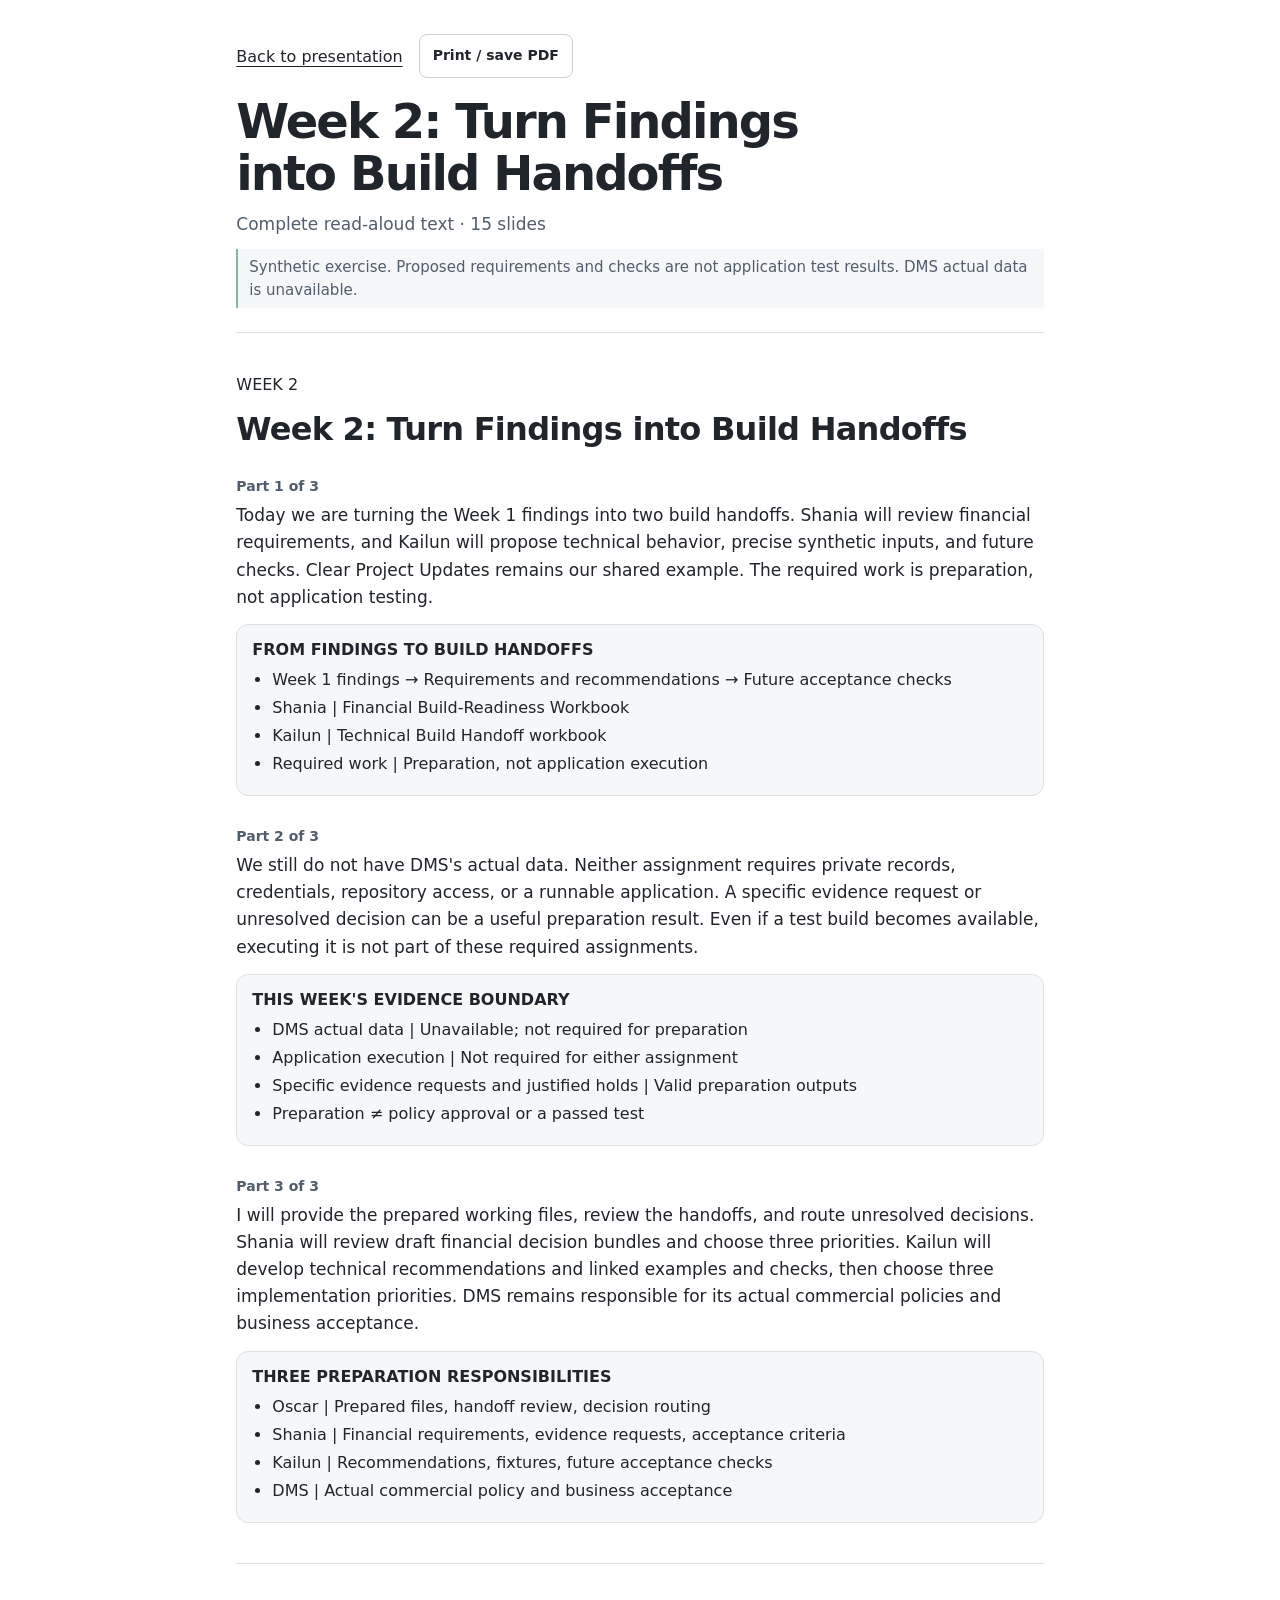
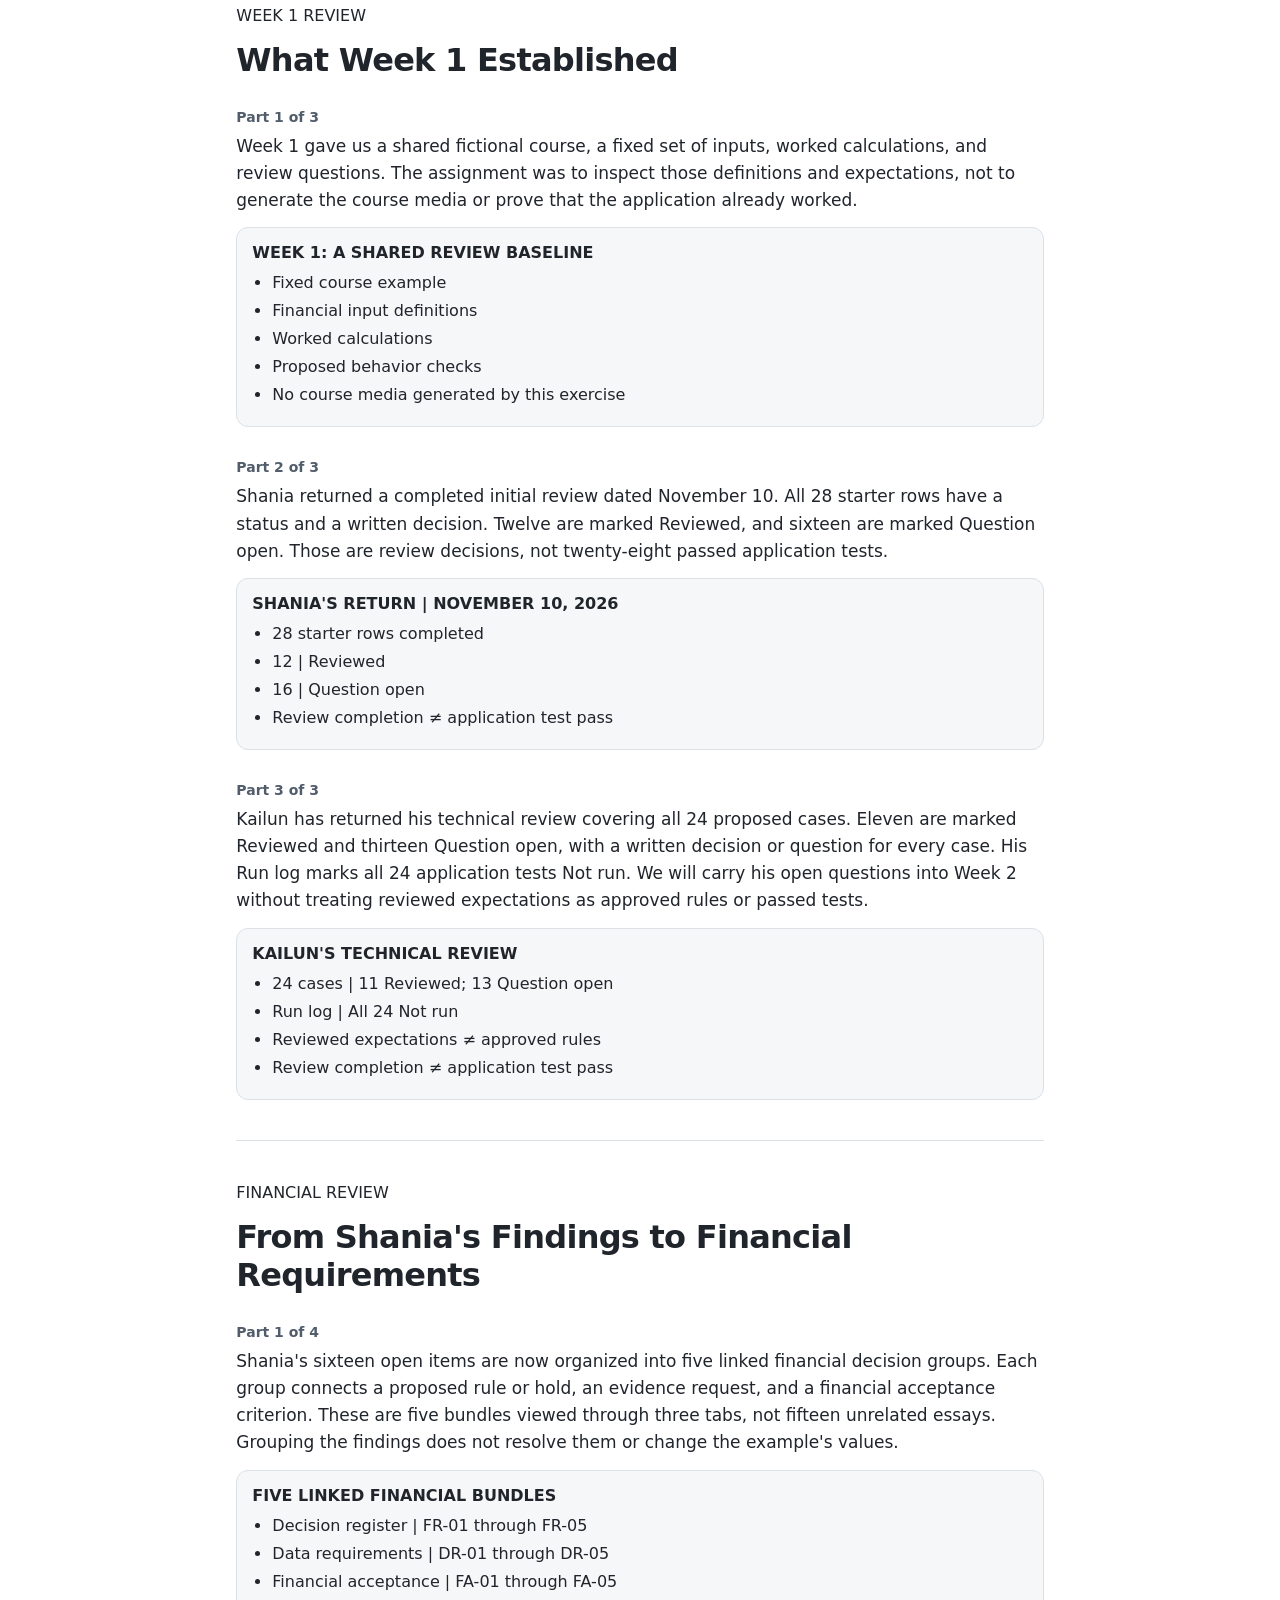
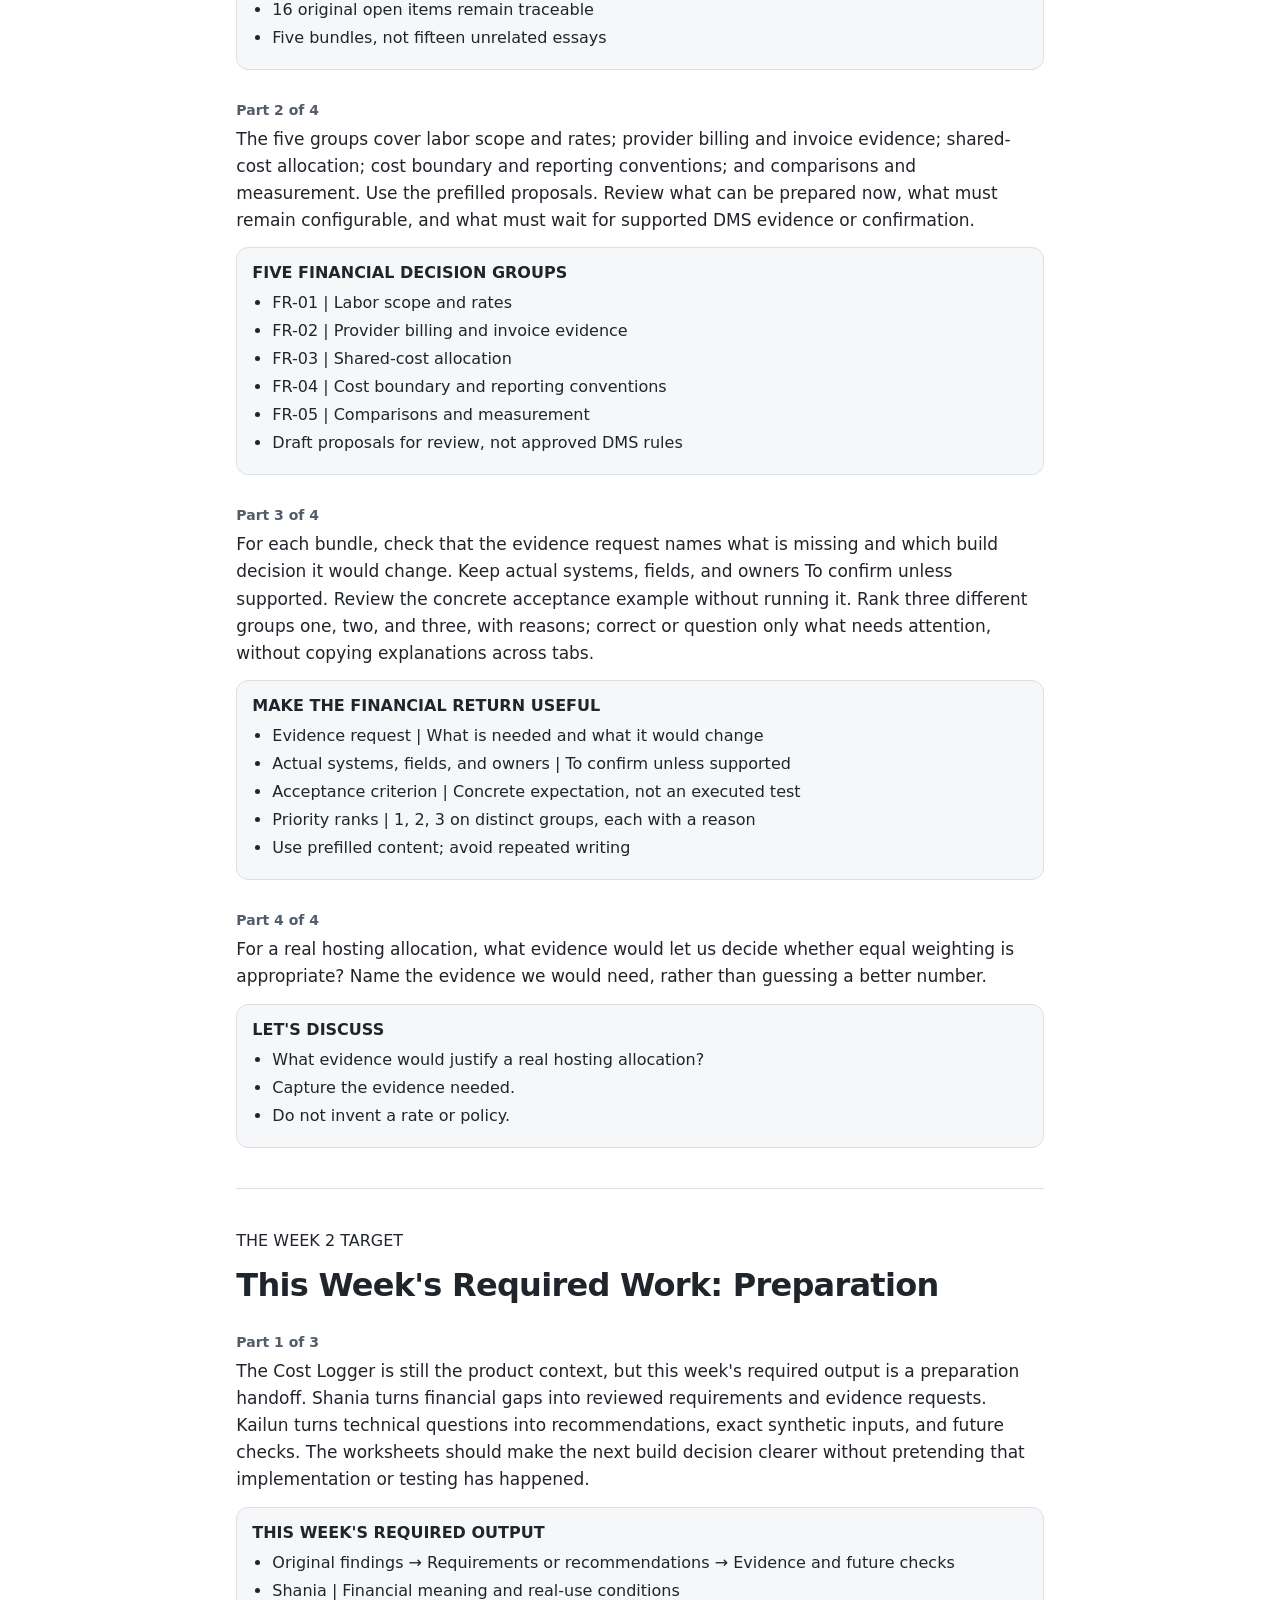
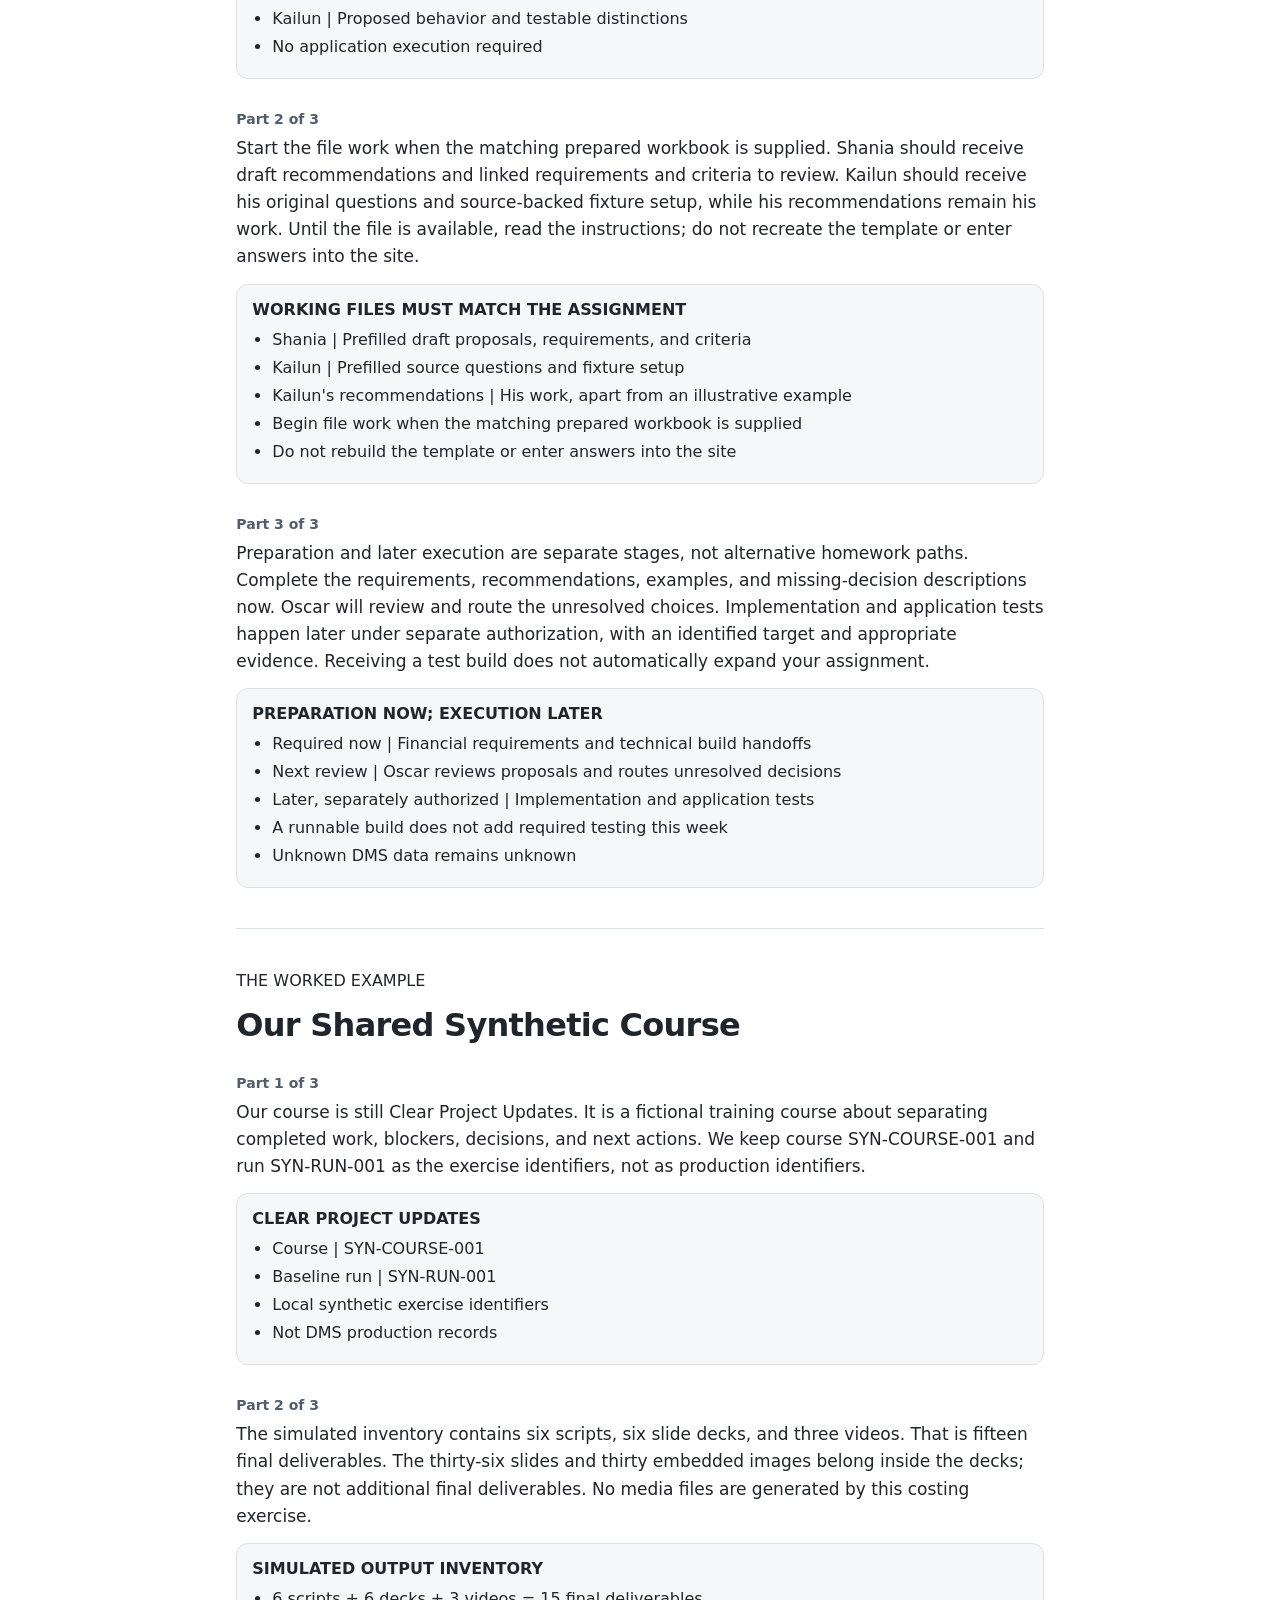
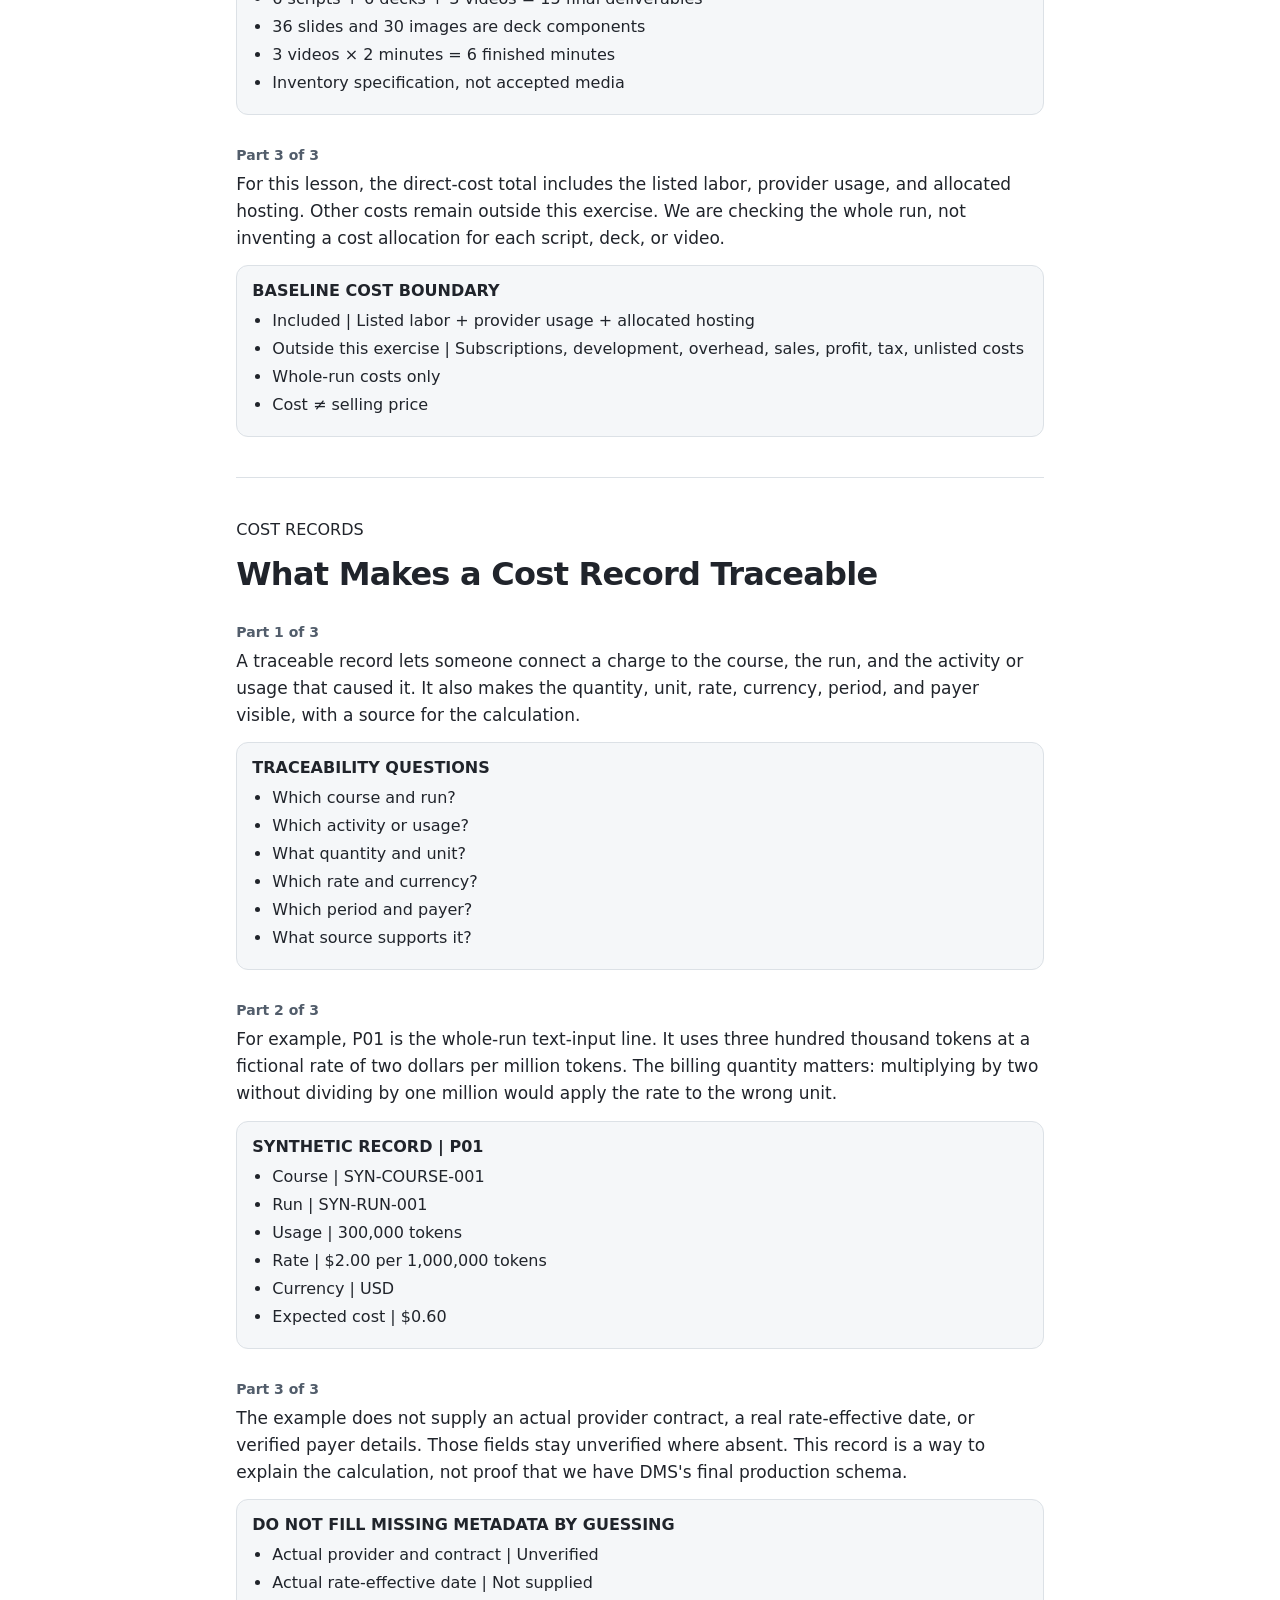
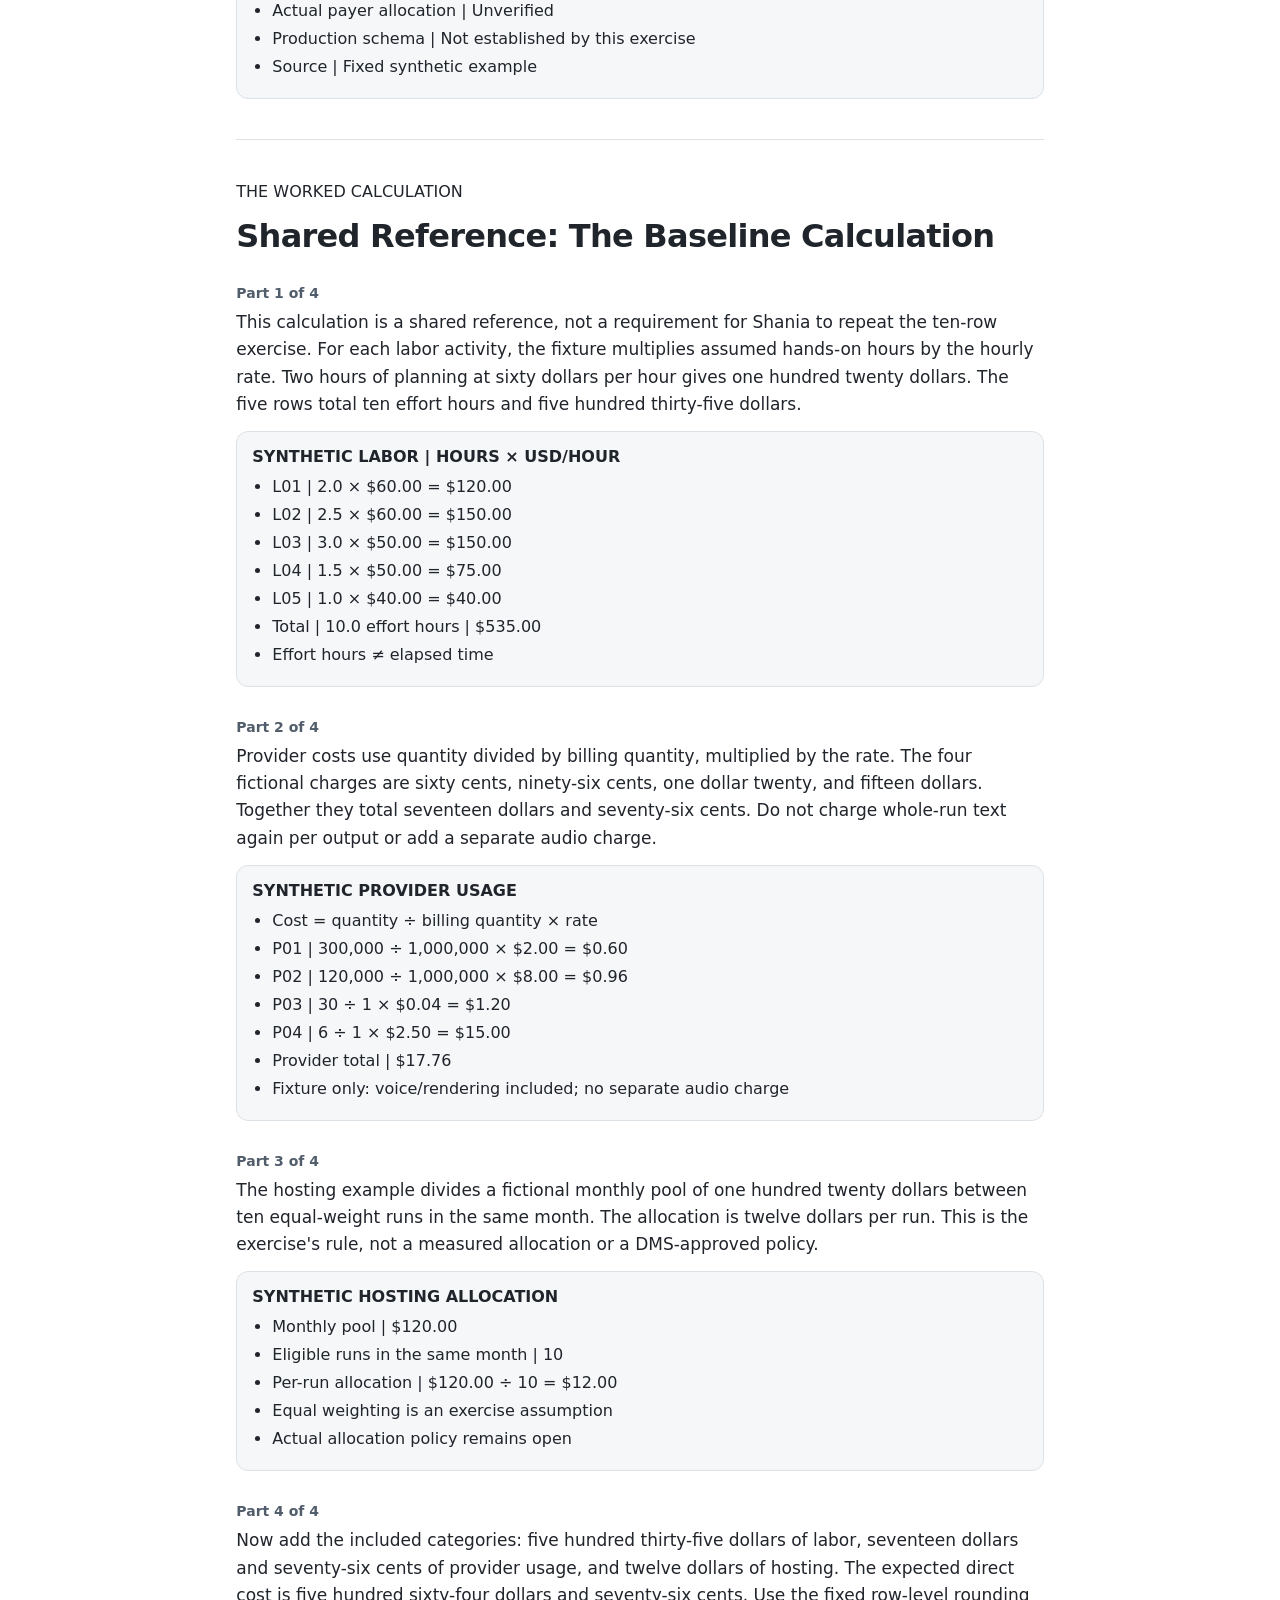
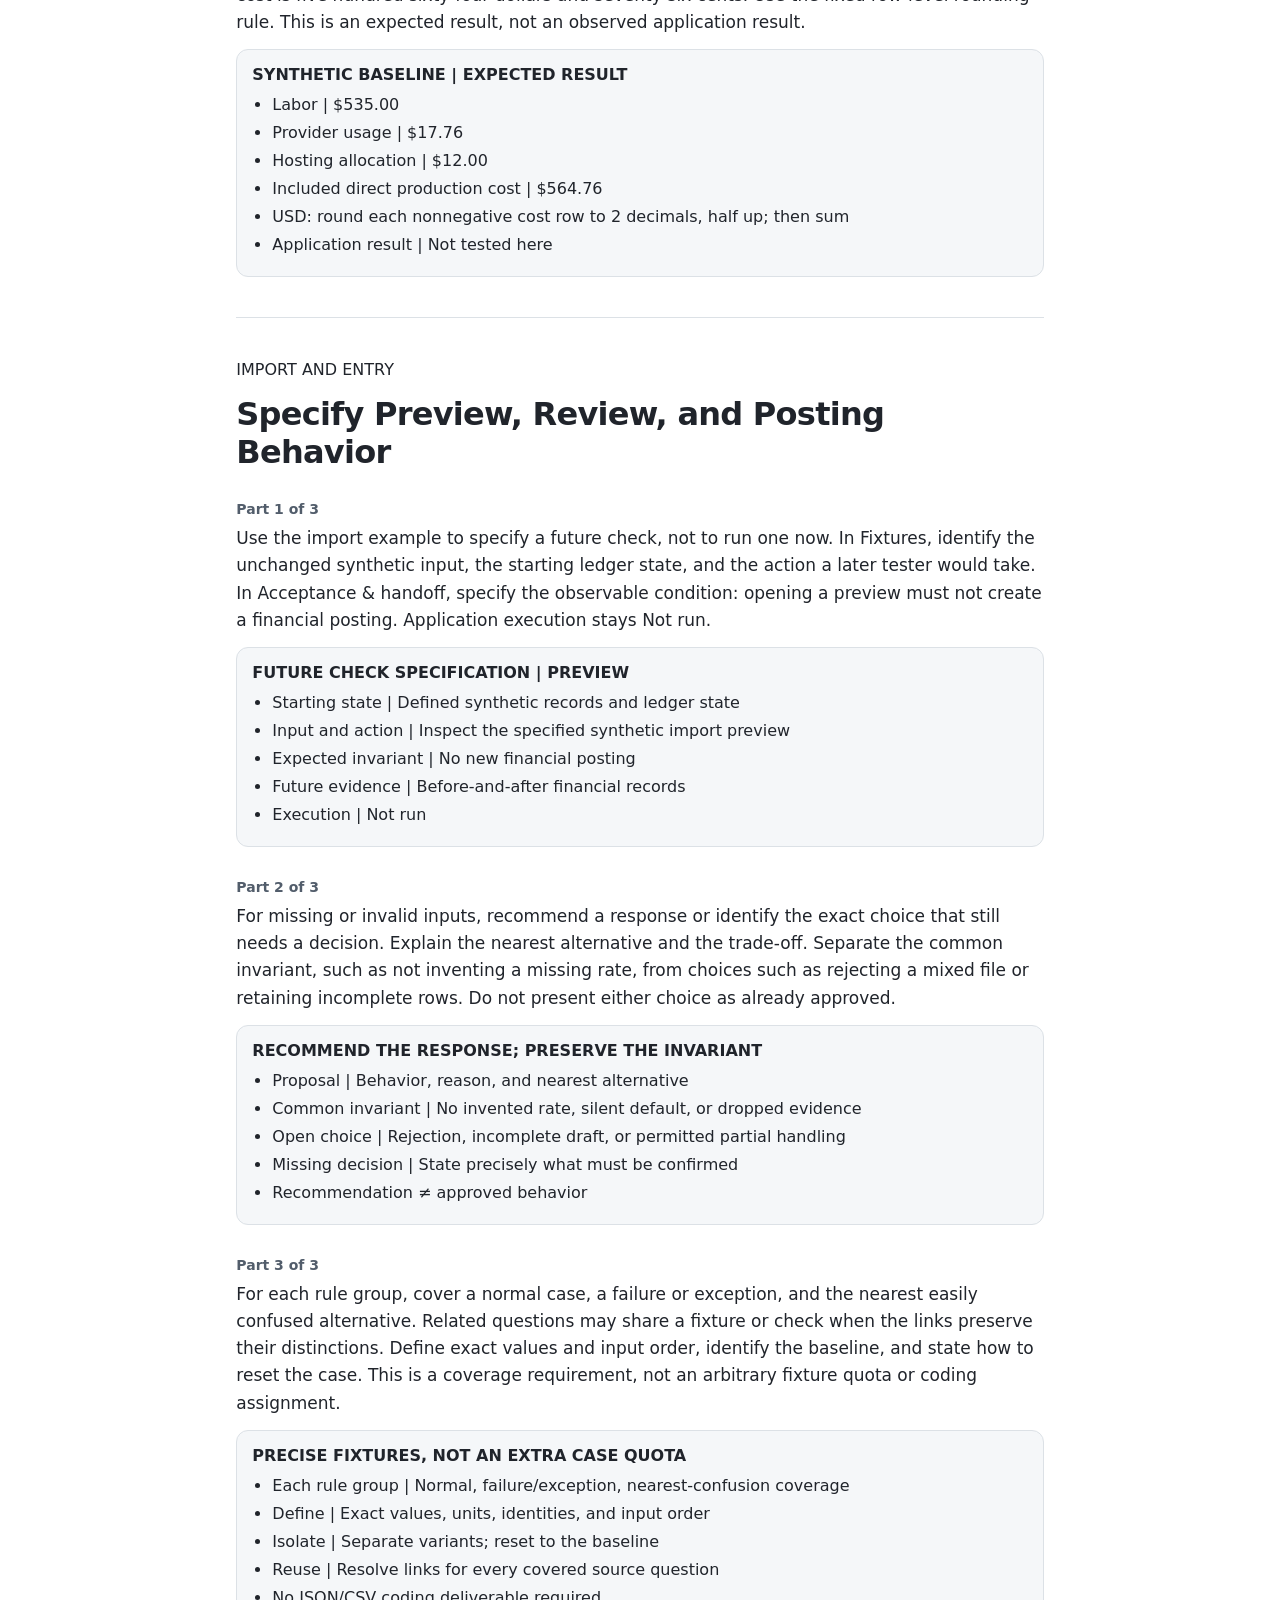
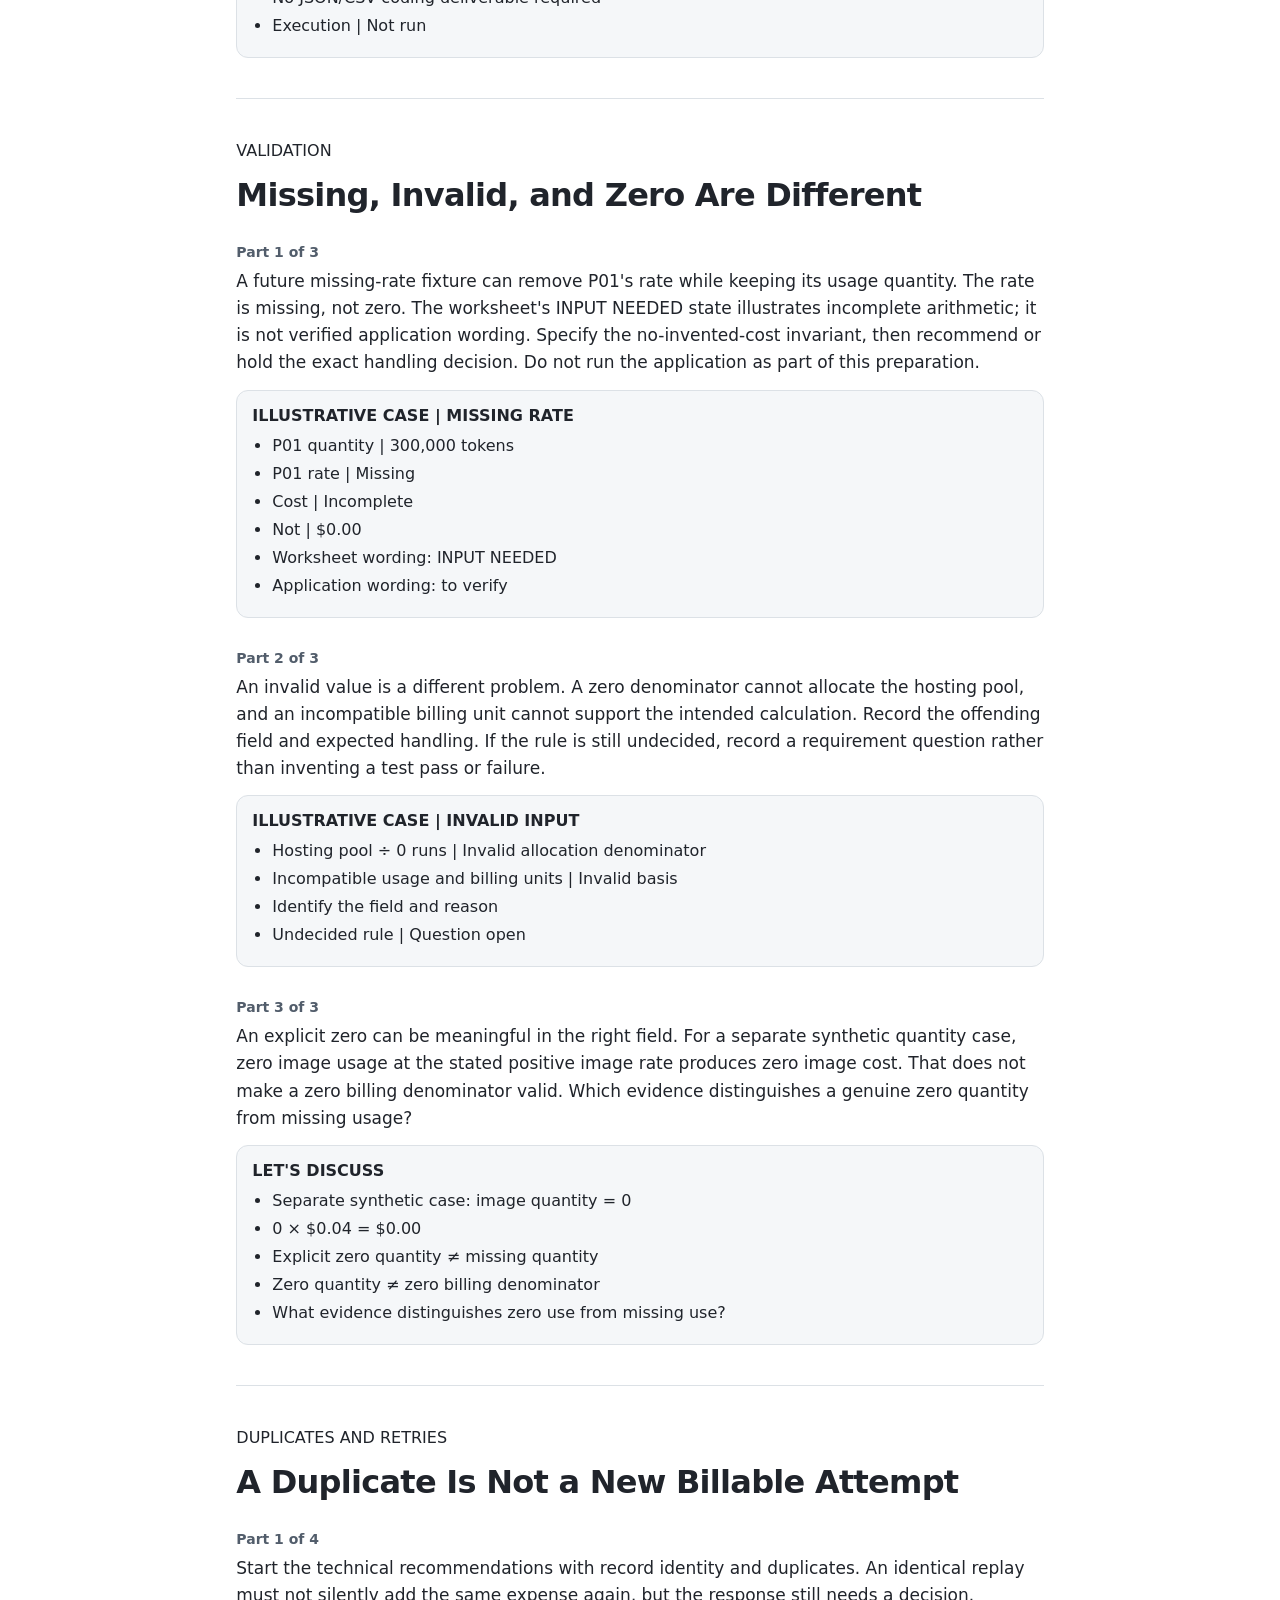
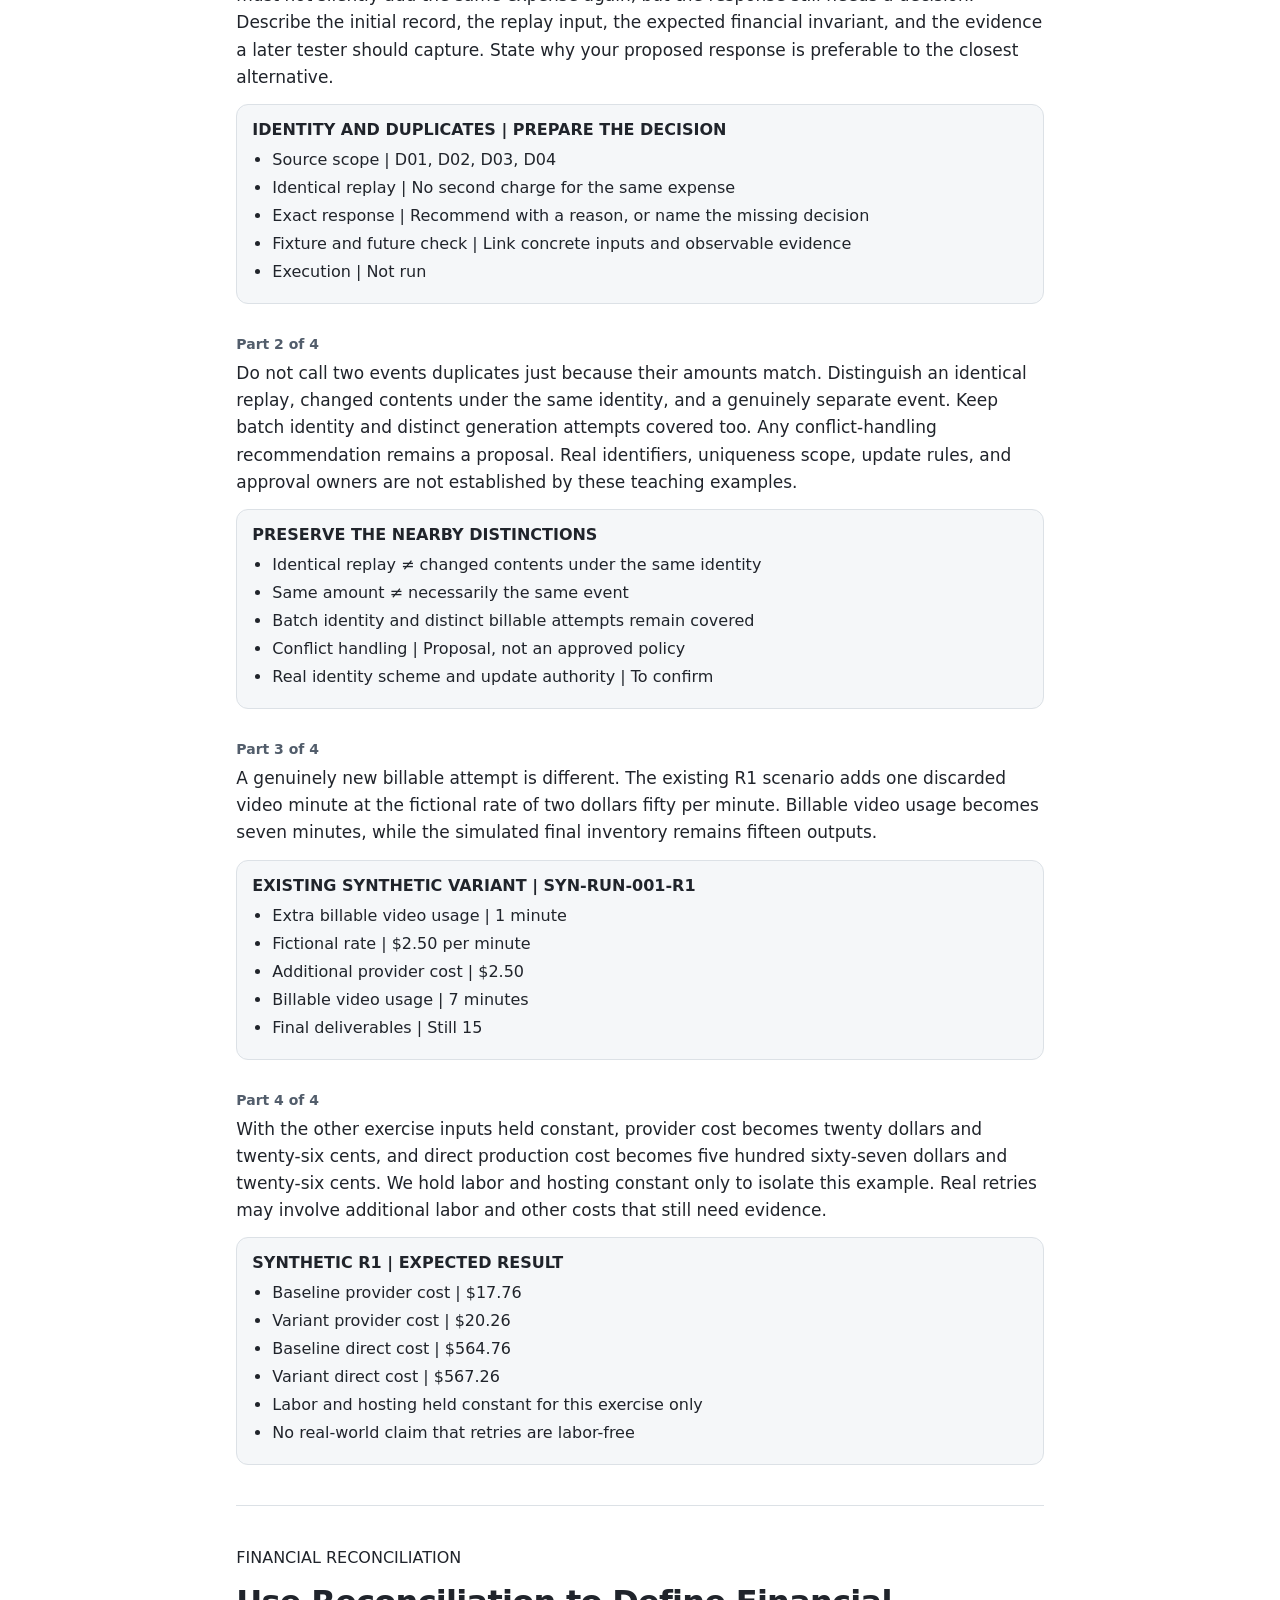
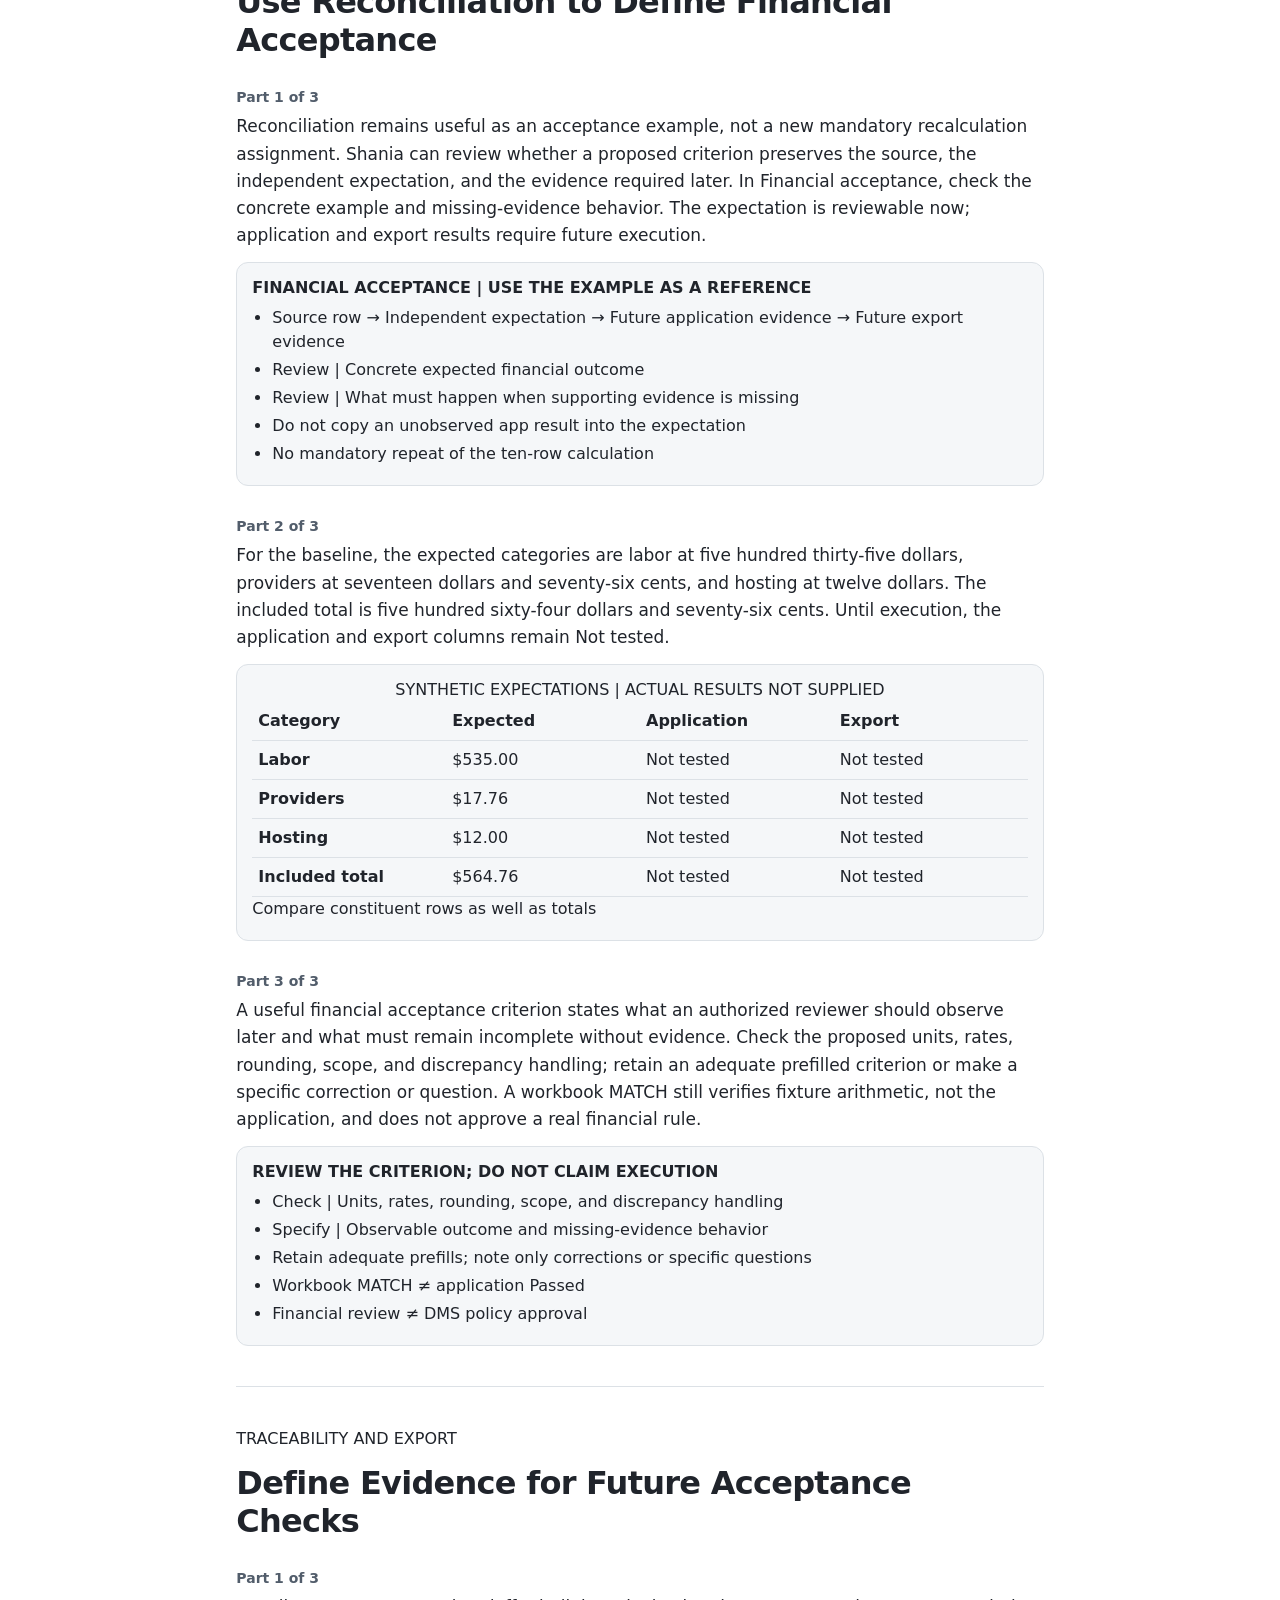
<file: transcript.html>
<!doctype html>
<html lang="en">
<head>
  <meta charset="utf-8">
  <meta name="viewport" content="width=device-width, initial-scale=1">
  <title>Week 2: Turn Findings into Build Handoffs | IGNITE / Johns Hopkins</title>
  <link rel="stylesheet" href="./site.css">
</head>
<body class="reading-page">
  <main class="reading-shell">
    <nav class="reading-actions reading-controls" aria-label="Reading view" id="transcript-controls">
      <a id="presentation-return" href="./index.html#slide=1&amp;step=1">Back to presentation</a>
    </nav>
    <header class="reading-header">
      <h1>Week 2: Turn Findings into Build Handoffs</h1>
      <p class="reading-subheading">Complete read-aloud text · 15 slides</p>
      <p class="reading-evidence">Synthetic exercise. Proposed requirements and checks are not application test results. DMS actual data is unavailable.</p>
    </header>
    <div class="reading-content">
<section class="reading-slide"><p class="reading-section">WEEK 2</p><h2>Week 2: Turn Findings into Build Handoffs</h2>
<article class="reading-state" id="W2-S01-P01" data-presentation-href="./index.html#slide=1&amp;step=1"><h3>Part 1 of 3</h3>
<p>Today we are turning the Week 1 findings into two build handoffs. Shania will review financial requirements, and Kailun will propose technical behavior, precise synthetic inputs, and future checks. Clear Project Updates remains our shared example. The required work is preparation, not application testing.</p>
<div class="reading-visual"><h4>FROM FINDINGS TO BUILD HANDOFFS</h4><ul><li>Week 1 findings → Requirements and recommendations → Future acceptance checks</li><li>Shania | Financial Build-Readiness Workbook</li><li>Kailun | Technical Build Handoff workbook</li><li>Required work | Preparation, not application execution</li></ul></div>
</article>
<article class="reading-state" id="W2-S01-P02" data-presentation-href="./index.html#slide=1&amp;step=2"><h3>Part 2 of 3</h3>
<p>We still do not have DMS&#x27;s actual data. Neither assignment requires private records, credentials, repository access, or a runnable application. A specific evidence request or unresolved decision can be a useful preparation result. Even if a test build becomes available, executing it is not part of these required assignments.</p>
<div class="reading-visual"><h4>THIS WEEK&#x27;S EVIDENCE BOUNDARY</h4><ul><li>DMS actual data | Unavailable; not required for preparation</li><li>Application execution | Not required for either assignment</li><li>Specific evidence requests and justified holds | Valid preparation outputs</li><li>Preparation ≠ policy approval or a passed test</li></ul></div>
</article>
<article class="reading-state" id="W2-S01-P03" data-presentation-href="./index.html#slide=1&amp;step=3"><h3>Part 3 of 3</h3>
<p>I will provide the prepared working files, review the handoffs, and route unresolved decisions. Shania will review draft financial decision bundles and choose three priorities. Kailun will develop technical recommendations and linked examples and checks, then choose three implementation priorities. DMS remains responsible for its actual commercial policies and business acceptance.</p>
<div class="reading-visual"><h4>THREE PREPARATION RESPONSIBILITIES</h4><ul><li>Oscar | Prepared files, handoff review, decision routing</li><li>Shania | Financial requirements, evidence requests, acceptance criteria</li><li>Kailun | Recommendations, fixtures, future acceptance checks</li><li>DMS | Actual commercial policy and business acceptance</li></ul></div>
</article>
</section>
<section class="reading-slide"><p class="reading-section">WEEK 1 REVIEW</p><h2>What Week 1 Established</h2>
<article class="reading-state" id="W2-S02-P01" data-presentation-href="./index.html#slide=2&amp;step=1"><h3>Part 1 of 3</h3>
<p>Week 1 gave us a shared fictional course, a fixed set of inputs, worked calculations, and review questions. The assignment was to inspect those definitions and expectations, not to generate the course media or prove that the application already worked.</p>
<div class="reading-visual"><h4>WEEK 1: A SHARED REVIEW BASELINE</h4><ul><li>Fixed course example</li><li>Financial input definitions</li><li>Worked calculations</li><li>Proposed behavior checks</li><li>No course media generated by this exercise</li></ul></div>
</article>
<article class="reading-state" id="W2-S02-P02" data-presentation-href="./index.html#slide=2&amp;step=2"><h3>Part 2 of 3</h3>
<p>Shania returned a completed initial review dated November 10. All 28 starter rows have a status and a written decision. Twelve are marked Reviewed, and sixteen are marked Question open. Those are review decisions, not twenty-eight passed application tests.</p>
<div class="reading-visual"><h4>SHANIA&#x27;S RETURN | NOVEMBER 10, 2026</h4><ul><li>28 starter rows completed</li><li>12 | Reviewed</li><li>16 | Question open</li><li>Review completion ≠ application test pass</li></ul></div>
</article>
<article class="reading-state" id="W2-S02-P03" data-presentation-href="./index.html#slide=2&amp;step=3"><h3>Part 3 of 3</h3>
<p>Kailun has returned his technical review covering all 24 proposed cases. Eleven are marked Reviewed and thirteen Question open, with a written decision or question for every case. His Run log marks all 24 application tests Not run. We will carry his open questions into Week 2 without treating reviewed expectations as approved rules or passed tests.</p>
<div class="reading-visual"><h4>KAILUN&#x27;S TECHNICAL REVIEW</h4><ul><li>24 cases | 11 Reviewed; 13 Question open</li><li>Run log | All 24 Not run</li><li>Reviewed expectations ≠ approved rules</li><li>Review completion ≠ application test pass</li></ul></div>
</article>
</section>
<section class="reading-slide"><p class="reading-section">FINANCIAL REVIEW</p><h2>From Shania&#x27;s Findings to Financial Requirements</h2>
<article class="reading-state" id="W2-S03-P01" data-presentation-href="./index.html#slide=3&amp;step=1"><h3>Part 1 of 4</h3>
<p>Shania&#x27;s sixteen open items are now organized into five linked financial decision groups. Each group connects a proposed rule or hold, an evidence request, and a financial acceptance criterion. These are five bundles viewed through three tabs, not fifteen unrelated essays. Grouping the findings does not resolve them or change the example&#x27;s values.</p>
<div class="reading-visual"><h4>FIVE LINKED FINANCIAL BUNDLES</h4><ul><li>Decision register | FR-01 through FR-05</li><li>Data requirements | DR-01 through DR-05</li><li>Financial acceptance | FA-01 through FA-05</li><li>16 original open items remain traceable</li><li>Five bundles, not fifteen unrelated essays</li></ul></div>
</article>
<article class="reading-state" id="W2-S03-P02" data-presentation-href="./index.html#slide=3&amp;step=2"><h3>Part 2 of 4</h3>
<p>The five groups cover labor scope and rates; provider billing and invoice evidence; shared-cost allocation; cost boundary and reporting conventions; and comparisons and measurement. Use the prefilled proposals. Review what can be prepared now, what must remain configurable, and what must wait for supported DMS evidence or confirmation.</p>
<div class="reading-visual"><h4>FIVE FINANCIAL DECISION GROUPS</h4><ul><li>FR-01 | Labor scope and rates</li><li>FR-02 | Provider billing and invoice evidence</li><li>FR-03 | Shared-cost allocation</li><li>FR-04 | Cost boundary and reporting conventions</li><li>FR-05 | Comparisons and measurement</li><li>Draft proposals for review, not approved DMS rules</li></ul></div>
</article>
<article class="reading-state" id="W2-S03-P03" data-presentation-href="./index.html#slide=3&amp;step=3"><h3>Part 3 of 4</h3>
<p>For each bundle, check that the evidence request names what is missing and which build decision it would change. Keep actual systems, fields, and owners To confirm unless supported. Review the concrete acceptance example without running it. Rank three different groups one, two, and three, with reasons; correct or question only what needs attention, without copying explanations across tabs.</p>
<div class="reading-visual"><h4>MAKE THE FINANCIAL RETURN USEFUL</h4><ul><li>Evidence request | What is needed and what it would change</li><li>Actual systems, fields, and owners | To confirm unless supported</li><li>Acceptance criterion | Concrete expectation, not an executed test</li><li>Priority ranks | 1, 2, 3 on distinct groups, each with a reason</li><li>Use prefilled content; avoid repeated writing</li></ul></div>
</article>
<article class="reading-state" id="W2-S03-P04" data-presentation-href="./index.html#slide=3&amp;step=4"><h3>Part 4 of 4</h3>
<p>For a real hosting allocation, what evidence would let us decide whether equal weighting is appropriate? Name the evidence we would need, rather than guessing a better number.</p>
<div class="reading-visual"><h4>LET&#x27;S DISCUSS</h4><ul><li>What evidence would justify a real hosting allocation?</li><li>Capture the evidence needed.</li><li>Do not invent a rate or policy.</li></ul></div>
</article>
</section>
<section class="reading-slide"><p class="reading-section">THE WEEK 2 TARGET</p><h2>This Week&#x27;s Required Work: Preparation</h2>
<article class="reading-state" id="W2-S04-P01" data-presentation-href="./index.html#slide=4&amp;step=1"><h3>Part 1 of 3</h3>
<p>The Cost Logger is still the product context, but this week&#x27;s required output is a preparation handoff. Shania turns financial gaps into reviewed requirements and evidence requests. Kailun turns technical questions into recommendations, exact synthetic inputs, and future checks. The worksheets should make the next build decision clearer without pretending that implementation or testing has happened.</p>
<div class="reading-visual"><h4>THIS WEEK&#x27;S REQUIRED OUTPUT</h4><ul><li>Original findings → Requirements or recommendations → Evidence and future checks</li><li>Shania | Financial meaning and real-use conditions</li><li>Kailun | Proposed behavior and testable distinctions</li><li>No application execution required</li></ul></div>
</article>
<article class="reading-state" id="W2-S04-P02" data-presentation-href="./index.html#slide=4&amp;step=2"><h3>Part 2 of 3</h3>
<p>Start the file work when the matching prepared workbook is supplied. Shania should receive draft recommendations and linked requirements and criteria to review. Kailun should receive his original questions and source-backed fixture setup, while his recommendations remain his work. Until the file is available, read the instructions; do not recreate the template or enter answers into the site.</p>
<div class="reading-visual"><h4>WORKING FILES MUST MATCH THE ASSIGNMENT</h4><ul><li>Shania | Prefilled draft proposals, requirements, and criteria</li><li>Kailun | Prefilled source questions and fixture setup</li><li>Kailun&#x27;s recommendations | His work, apart from an illustrative example</li><li>Begin file work when the matching prepared workbook is supplied</li><li>Do not rebuild the template or enter answers into the site</li></ul></div>
</article>
<article class="reading-state" id="W2-S04-P03" data-presentation-href="./index.html#slide=4&amp;step=3"><h3>Part 3 of 3</h3>
<p>Preparation and later execution are separate stages, not alternative homework paths. Complete the requirements, recommendations, examples, and missing-decision descriptions now. Oscar will review and route the unresolved choices. Implementation and application tests happen later under separate authorization, with an identified target and appropriate evidence. Receiving a test build does not automatically expand your assignment.</p>
<div class="reading-visual"><h4>PREPARATION NOW; EXECUTION LATER</h4><ul><li>Required now | Financial requirements and technical build handoffs</li><li>Next review | Oscar reviews proposals and routes unresolved decisions</li><li>Later, separately authorized | Implementation and application tests</li><li>A runnable build does not add required testing this week</li><li>Unknown DMS data remains unknown</li></ul></div>
</article>
</section>
<section class="reading-slide"><p class="reading-section">THE WORKED EXAMPLE</p><h2>Our Shared Synthetic Course</h2>
<article class="reading-state" id="W2-S05-P01" data-presentation-href="./index.html#slide=5&amp;step=1"><h3>Part 1 of 3</h3>
<p>Our course is still Clear Project Updates. It is a fictional training course about separating completed work, blockers, decisions, and next actions. We keep course SYN-COURSE-001 and run SYN-RUN-001 as the exercise identifiers, not as production identifiers.</p>
<div class="reading-visual"><h4>CLEAR PROJECT UPDATES</h4><ul><li>Course | SYN-COURSE-001</li><li>Baseline run | SYN-RUN-001</li><li>Local synthetic exercise identifiers</li><li>Not DMS production records</li></ul></div>
</article>
<article class="reading-state" id="W2-S05-P02" data-presentation-href="./index.html#slide=5&amp;step=2"><h3>Part 2 of 3</h3>
<p>The simulated inventory contains six scripts, six slide decks, and three videos. That is fifteen final deliverables. The thirty-six slides and thirty embedded images belong inside the decks; they are not additional final deliverables. No media files are generated by this costing exercise.</p>
<div class="reading-visual"><h4>SIMULATED OUTPUT INVENTORY</h4><ul><li>6 scripts + 6 decks + 3 videos = 15 final deliverables</li><li>36 slides and 30 images are deck components</li><li>3 videos × 2 minutes = 6 finished minutes</li><li>Inventory specification, not accepted media</li></ul></div>
</article>
<article class="reading-state" id="W2-S05-P03" data-presentation-href="./index.html#slide=5&amp;step=3"><h3>Part 3 of 3</h3>
<p>For this lesson, the direct-cost total includes the listed labor, provider usage, and allocated hosting. Other costs remain outside this exercise. We are checking the whole run, not inventing a cost allocation for each script, deck, or video.</p>
<div class="reading-visual"><h4>BASELINE COST BOUNDARY</h4><ul><li>Included | Listed labor + provider usage + allocated hosting</li><li>Outside this exercise | Subscriptions, development, overhead, sales, profit, tax, unlisted costs</li><li>Whole-run costs only</li><li>Cost ≠ selling price</li></ul></div>
</article>
</section>
<section class="reading-slide"><p class="reading-section">COST RECORDS</p><h2>What Makes a Cost Record Traceable</h2>
<article class="reading-state" id="W2-S06-P01" data-presentation-href="./index.html#slide=6&amp;step=1"><h3>Part 1 of 3</h3>
<p>A traceable record lets someone connect a charge to the course, the run, and the activity or usage that caused it. It also makes the quantity, unit, rate, currency, period, and payer visible, with a source for the calculation.</p>
<div class="reading-visual"><h4>TRACEABILITY QUESTIONS</h4><ul><li>Which course and run?</li><li>Which activity or usage?</li><li>What quantity and unit?</li><li>Which rate and currency?</li><li>Which period and payer?</li><li>What source supports it?</li></ul></div>
</article>
<article class="reading-state" id="W2-S06-P02" data-presentation-href="./index.html#slide=6&amp;step=2"><h3>Part 2 of 3</h3>
<p>For example, P01 is the whole-run text-input line. It uses three hundred thousand tokens at a fictional rate of two dollars per million tokens. The billing quantity matters: multiplying by two without dividing by one million would apply the rate to the wrong unit.</p>
<div class="reading-visual"><h4>SYNTHETIC RECORD | P01</h4><ul><li>Course | SYN-COURSE-001</li><li>Run | SYN-RUN-001</li><li>Usage | 300,000 tokens</li><li>Rate | $2.00 per 1,000,000 tokens</li><li>Currency | USD</li><li>Expected cost | $0.60</li></ul></div>
</article>
<article class="reading-state" id="W2-S06-P03" data-presentation-href="./index.html#slide=6&amp;step=3"><h3>Part 3 of 3</h3>
<p>The example does not supply an actual provider contract, a real rate-effective date, or verified payer details. Those fields stay unverified where absent. This record is a way to explain the calculation, not proof that we have DMS&#x27;s final production schema.</p>
<div class="reading-visual"><h4>DO NOT FILL MISSING METADATA BY GUESSING</h4><ul><li>Actual provider and contract | Unverified</li><li>Actual rate-effective date | Not supplied</li><li>Actual payer allocation | Unverified</li><li>Production schema | Not established by this exercise</li><li>Source | Fixed synthetic example</li></ul></div>
</article>
</section>
<section class="reading-slide"><p class="reading-section">THE WORKED CALCULATION</p><h2>Shared Reference: The Baseline Calculation</h2>
<article class="reading-state" id="W2-S07-P01" data-presentation-href="./index.html#slide=7&amp;step=1"><h3>Part 1 of 4</h3>
<p>This calculation is a shared reference, not a requirement for Shania to repeat the ten-row exercise. For each labor activity, the fixture multiplies assumed hands-on hours by the hourly rate. Two hours of planning at sixty dollars per hour gives one hundred twenty dollars. The five rows total ten effort hours and five hundred thirty-five dollars.</p>
<div class="reading-visual"><h4>SYNTHETIC LABOR | HOURS × USD/HOUR</h4><ul><li>L01 | 2.0 × $60.00 = $120.00</li><li>L02 | 2.5 × $60.00 = $150.00</li><li>L03 | 3.0 × $50.00 = $150.00</li><li>L04 | 1.5 × $50.00 = $75.00</li><li>L05 | 1.0 × $40.00 = $40.00</li><li>Total | 10.0 effort hours | $535.00</li><li>Effort hours ≠ elapsed time</li></ul></div>
</article>
<article class="reading-state" id="W2-S07-P02" data-presentation-href="./index.html#slide=7&amp;step=2"><h3>Part 2 of 4</h3>
<p>Provider costs use quantity divided by billing quantity, multiplied by the rate. The four fictional charges are sixty cents, ninety-six cents, one dollar twenty, and fifteen dollars. Together they total seventeen dollars and seventy-six cents. Do not charge whole-run text again per output or add a separate audio charge.</p>
<div class="reading-visual"><h4>SYNTHETIC PROVIDER USAGE</h4><ul><li>Cost = quantity ÷ billing quantity × rate</li><li>P01 | 300,000 ÷ 1,000,000 × $2.00 = $0.60</li><li>P02 | 120,000 ÷ 1,000,000 × $8.00 = $0.96</li><li>P03 | 30 ÷ 1 × $0.04 = $1.20</li><li>P04 | 6 ÷ 1 × $2.50 = $15.00</li><li>Provider total | $17.76</li><li>Fixture only: voice/rendering included; no separate audio charge</li></ul></div>
</article>
<article class="reading-state" id="W2-S07-P03" data-presentation-href="./index.html#slide=7&amp;step=3"><h3>Part 3 of 4</h3>
<p>The hosting example divides a fictional monthly pool of one hundred twenty dollars between ten equal-weight runs in the same month. The allocation is twelve dollars per run. This is the exercise&#x27;s rule, not a measured allocation or a DMS-approved policy.</p>
<div class="reading-visual"><h4>SYNTHETIC HOSTING ALLOCATION</h4><ul><li>Monthly pool | $120.00</li><li>Eligible runs in the same month | 10</li><li>Per-run allocation | $120.00 ÷ 10 = $12.00</li><li>Equal weighting is an exercise assumption</li><li>Actual allocation policy remains open</li></ul></div>
</article>
<article class="reading-state" id="W2-S07-P04" data-presentation-href="./index.html#slide=7&amp;step=4"><h3>Part 4 of 4</h3>
<p>Now add the included categories: five hundred thirty-five dollars of labor, seventeen dollars and seventy-six cents of provider usage, and twelve dollars of hosting. The expected direct cost is five hundred sixty-four dollars and seventy-six cents. Use the fixed row-level rounding rule. This is an expected result, not an observed application result.</p>
<div class="reading-visual"><h4>SYNTHETIC BASELINE | EXPECTED RESULT</h4><ul><li>Labor | $535.00</li><li>Provider usage | $17.76</li><li>Hosting allocation | $12.00</li><li>Included direct production cost | $564.76</li><li>USD: round each nonnegative cost row to 2 decimals, half up; then sum</li><li>Application result | Not tested here</li></ul></div>
</article>
</section>
<section class="reading-slide"><p class="reading-section">IMPORT AND ENTRY</p><h2>Specify Preview, Review, and Posting Behavior</h2>
<article class="reading-state" id="W2-S08-P01" data-presentation-href="./index.html#slide=8&amp;step=1"><h3>Part 1 of 3</h3>
<p>Use the import example to specify a future check, not to run one now. In Fixtures, identify the unchanged synthetic input, the starting ledger state, and the action a later tester would take. In Acceptance &amp; handoff, specify the observable condition: opening a preview must not create a financial posting. Application execution stays Not run.</p>
<div class="reading-visual"><h4>FUTURE CHECK SPECIFICATION | PREVIEW</h4><ul><li>Starting state | Defined synthetic records and ledger state</li><li>Input and action | Inspect the specified synthetic import preview</li><li>Expected invariant | No new financial posting</li><li>Future evidence | Before-and-after financial records</li><li>Execution | Not run</li></ul></div>
</article>
<article class="reading-state" id="W2-S08-P02" data-presentation-href="./index.html#slide=8&amp;step=2"><h3>Part 2 of 3</h3>
<p>For missing or invalid inputs, recommend a response or identify the exact choice that still needs a decision. Explain the nearest alternative and the trade-off. Separate the common invariant, such as not inventing a missing rate, from choices such as rejecting a mixed file or retaining incomplete rows. Do not present either choice as already approved.</p>
<div class="reading-visual"><h4>RECOMMEND THE RESPONSE; PRESERVE THE INVARIANT</h4><ul><li>Proposal | Behavior, reason, and nearest alternative</li><li>Common invariant | No invented rate, silent default, or dropped evidence</li><li>Open choice | Rejection, incomplete draft, or permitted partial handling</li><li>Missing decision | State precisely what must be confirmed</li><li>Recommendation ≠ approved behavior</li></ul></div>
</article>
<article class="reading-state" id="W2-S08-P03" data-presentation-href="./index.html#slide=8&amp;step=3"><h3>Part 3 of 3</h3>
<p>For each rule group, cover a normal case, a failure or exception, and the nearest easily confused alternative. Related questions may share a fixture or check when the links preserve their distinctions. Define exact values and input order, identify the baseline, and state how to reset the case. This is a coverage requirement, not an arbitrary fixture quota or coding assignment.</p>
<div class="reading-visual"><h4>PRECISE FIXTURES, NOT AN EXTRA CASE QUOTA</h4><ul><li>Each rule group | Normal, failure/exception, nearest-confusion coverage</li><li>Define | Exact values, units, identities, and input order</li><li>Isolate | Separate variants; reset to the baseline</li><li>Reuse | Resolve links for every covered source question</li><li>No JSON/CSV coding deliverable required</li><li>Execution | Not run</li></ul></div>
</article>
</section>
<section class="reading-slide"><p class="reading-section">VALIDATION</p><h2>Missing, Invalid, and Zero Are Different</h2>
<article class="reading-state" id="W2-S09-P01" data-presentation-href="./index.html#slide=9&amp;step=1"><h3>Part 1 of 3</h3>
<p>A future missing-rate fixture can remove P01&#x27;s rate while keeping its usage quantity. The rate is missing, not zero. The worksheet&#x27;s INPUT NEEDED state illustrates incomplete arithmetic; it is not verified application wording. Specify the no-invented-cost invariant, then recommend or hold the exact handling decision. Do not run the application as part of this preparation.</p>
<div class="reading-visual"><h4>ILLUSTRATIVE CASE | MISSING RATE</h4><ul><li>P01 quantity | 300,000 tokens</li><li>P01 rate | Missing</li><li>Cost | Incomplete</li><li>Not | $0.00</li><li>Worksheet wording: INPUT NEEDED</li><li>Application wording: to verify</li></ul></div>
</article>
<article class="reading-state" id="W2-S09-P02" data-presentation-href="./index.html#slide=9&amp;step=2"><h3>Part 2 of 3</h3>
<p>An invalid value is a different problem. A zero denominator cannot allocate the hosting pool, and an incompatible billing unit cannot support the intended calculation. Record the offending field and expected handling. If the rule is still undecided, record a requirement question rather than inventing a test pass or failure.</p>
<div class="reading-visual"><h4>ILLUSTRATIVE CASE | INVALID INPUT</h4><ul><li>Hosting pool ÷ 0 runs | Invalid allocation denominator</li><li>Incompatible usage and billing units | Invalid basis</li><li>Identify the field and reason</li><li>Undecided rule | Question open</li></ul></div>
</article>
<article class="reading-state" id="W2-S09-P03" data-presentation-href="./index.html#slide=9&amp;step=3"><h3>Part 3 of 3</h3>
<p>An explicit zero can be meaningful in the right field. For a separate synthetic quantity case, zero image usage at the stated positive image rate produces zero image cost. That does not make a zero billing denominator valid. Which evidence distinguishes a genuine zero quantity from missing usage?</p>
<div class="reading-visual"><h4>LET&#x27;S DISCUSS</h4><ul><li>Separate synthetic case: image quantity = 0</li><li>0 × $0.04 = $0.00</li><li>Explicit zero quantity ≠ missing quantity</li><li>Zero quantity ≠ zero billing denominator</li><li>What evidence distinguishes zero use from missing use?</li></ul></div>
</article>
</section>
<section class="reading-slide"><p class="reading-section">DUPLICATES AND RETRIES</p><h2>A Duplicate Is Not a New Billable Attempt</h2>
<article class="reading-state" id="W2-S10-P01" data-presentation-href="./index.html#slide=10&amp;step=1"><h3>Part 1 of 4</h3>
<p>Start the technical recommendations with record identity and duplicates. An identical replay must not silently add the same expense again, but the response still needs a decision. Describe the initial record, the replay input, the expected financial invariant, and the evidence a later tester should capture. State why your proposed response is preferable to the closest alternative.</p>
<div class="reading-visual"><h4>IDENTITY AND DUPLICATES | PREPARE THE DECISION</h4><ul><li>Source scope | D01, D02, D03, D04</li><li>Identical replay | No second charge for the same expense</li><li>Exact response | Recommend with a reason, or name the missing decision</li><li>Fixture and future check | Link concrete inputs and observable evidence</li><li>Execution | Not run</li></ul></div>
</article>
<article class="reading-state" id="W2-S10-P02" data-presentation-href="./index.html#slide=10&amp;step=2"><h3>Part 2 of 4</h3>
<p>Do not call two events duplicates just because their amounts match. Distinguish an identical replay, changed contents under the same identity, and a genuinely separate event. Keep batch identity and distinct generation attempts covered too. Any conflict-handling recommendation remains a proposal. Real identifiers, uniqueness scope, update rules, and approval owners are not established by these teaching examples.</p>
<div class="reading-visual"><h4>PRESERVE THE NEARBY DISTINCTIONS</h4><ul><li>Identical replay ≠ changed contents under the same identity</li><li>Same amount ≠ necessarily the same event</li><li>Batch identity and distinct billable attempts remain covered</li><li>Conflict handling | Proposal, not an approved policy</li><li>Real identity scheme and update authority | To confirm</li></ul></div>
</article>
<article class="reading-state" id="W2-S10-P03" data-presentation-href="./index.html#slide=10&amp;step=3"><h3>Part 3 of 4</h3>
<p>A genuinely new billable attempt is different. The existing R1 scenario adds one discarded video minute at the fictional rate of two dollars fifty per minute. Billable video usage becomes seven minutes, while the simulated final inventory remains fifteen outputs.</p>
<div class="reading-visual"><h4>EXISTING SYNTHETIC VARIANT | SYN-RUN-001-R1</h4><ul><li>Extra billable video usage | 1 minute</li><li>Fictional rate | $2.50 per minute</li><li>Additional provider cost | $2.50</li><li>Billable video usage | 7 minutes</li><li>Final deliverables | Still 15</li></ul></div>
</article>
<article class="reading-state" id="W2-S10-P04" data-presentation-href="./index.html#slide=10&amp;step=4"><h3>Part 4 of 4</h3>
<p>With the other exercise inputs held constant, provider cost becomes twenty dollars and twenty-six cents, and direct production cost becomes five hundred sixty-seven dollars and twenty-six cents. We hold labor and hosting constant only to isolate this example. Real retries may involve additional labor and other costs that still need evidence.</p>
<div class="reading-visual"><h4>SYNTHETIC R1 | EXPECTED RESULT</h4><ul><li>Baseline provider cost | $17.76</li><li>Variant provider cost | $20.26</li><li>Baseline direct cost | $564.76</li><li>Variant direct cost | $567.26</li><li>Labor and hosting held constant for this exercise only</li><li>No real-world claim that retries are labor-free</li></ul></div>
</article>
</section>
<section class="reading-slide"><p class="reading-section">FINANCIAL RECONCILIATION</p><h2>Use Reconciliation to Define Financial Acceptance</h2>
<article class="reading-state" id="W2-S11-P01" data-presentation-href="./index.html#slide=11&amp;step=1"><h3>Part 1 of 3</h3>
<p>Reconciliation remains useful as an acceptance example, not a new mandatory recalculation assignment. Shania can review whether a proposed criterion preserves the source, the independent expectation, and the evidence required later. In Financial acceptance, check the concrete example and missing-evidence behavior. The expectation is reviewable now; application and export results require future execution.</p>
<div class="reading-visual"><h4>FINANCIAL ACCEPTANCE | USE THE EXAMPLE AS A REFERENCE</h4><ul><li>Source row → Independent expectation → Future application evidence → Future export evidence</li><li>Review | Concrete expected financial outcome</li><li>Review | What must happen when supporting evidence is missing</li><li>Do not copy an unobserved app result into the expectation</li><li>No mandatory repeat of the ten-row calculation</li></ul></div>
</article>
<article class="reading-state" id="W2-S11-P02" data-presentation-href="./index.html#slide=11&amp;step=2"><h3>Part 2 of 3</h3>
<p>For the baseline, the expected categories are labor at five hundred thirty-five dollars, providers at seventeen dollars and seventy-six cents, and hosting at twelve dollars. The included total is five hundred sixty-four dollars and seventy-six cents. Until execution, the application and export columns remain Not tested.</p>
<div class="reading-visual"><table class="reading-table"><caption>SYNTHETIC EXPECTATIONS | ACTUAL RESULTS NOT SUPPLIED</caption><thead><tr><th scope="col">Category</th><th scope="col">Expected</th><th scope="col">Application</th><th scope="col">Export</th></tr></thead><tbody><tr><th scope="row">Labor</th><td>$535.00</td><td>Not tested</td><td>Not tested</td></tr><tr><th scope="row">Providers</th><td>$17.76</td><td>Not tested</td><td>Not tested</td></tr><tr><th scope="row">Hosting</th><td>$12.00</td><td>Not tested</td><td>Not tested</td></tr><tr><th scope="row">Included total</th><td>$564.76</td><td>Not tested</td><td>Not tested</td></tr></tbody></table><p>Compare constituent rows as well as totals</p></div>
</article>
<article class="reading-state" id="W2-S11-P03" data-presentation-href="./index.html#slide=11&amp;step=3"><h3>Part 3 of 3</h3>
<p>A useful financial acceptance criterion states what an authorized reviewer should observe later and what must remain incomplete without evidence. Check the proposed units, rates, rounding, scope, and discrepancy handling; retain an adequate prefilled criterion or make a specific correction or question. A workbook MATCH still verifies fixture arithmetic, not the application, and does not approve a real financial rule.</p>
<div class="reading-visual"><h4>REVIEW THE CRITERION; DO NOT CLAIM EXECUTION</h4><ul><li>Check | Units, rates, rounding, scope, and discrepancy handling</li><li>Specify | Observable outcome and missing-evidence behavior</li><li>Retain adequate prefills; note only corrections or specific questions</li><li>Workbook MATCH ≠ application Passed</li><li>Financial review ≠ DMS policy approval</li></ul></div>
</article>
</section>
<section class="reading-slide"><p class="reading-section">TRACEABILITY AND EXPORT</p><h2>Define Evidence for Future Acceptance Checks</h2>
<article class="reading-state" id="W2-S12-P01" data-presentation-href="./index.html#slide=12&amp;step=1"><h3>Part 1 of 3</h3>
<p>In Kailun&#x27;s Acceptance &amp; handoff tab, link each check to its source question, recommendation, and fixture. Define the starting state, the later action, the observable result, and the evidence to capture. Separate the common invariant from an outcome that still needs a decision. Proposed rules need reproducible inputs and checks; application execution remains Not run.</p>
<div class="reading-visual"><h4>LINK THE FUTURE ACCEPTANCE CHECK</h4><ul><li>Source question → Recommendation → Fixture → Check</li><li>Define | Starting state, action, observable expected result</li><li>Capture later | Appropriate output, identity/count, or completeness evidence</li><li>Separate | Common invariant from unresolved outcome</li><li>Execution | Not run</li></ul></div>
</article>
<article class="reading-state" id="W2-S12-P02" data-presentation-href="./index.html#slide=12&amp;step=2"><h3>Part 2 of 3</h3>
<p>Keep the baseline and each variant separate. Reuse source-backed values, label new synthetic inputs, and specify the reset or isolation needed before another case. Reuse one recommendation or check where it genuinely covers related questions, but keep every source link resolvable. Describe the evidence a future test would need; do not manufacture build identifiers or actual results.</p>
<div class="reading-visual"><h4>REUSABLE, REPRODUCIBLE SPECIFICATIONS</h4><ul><li>Source-backed baseline | Preserved</li><li>Authored variant | Explicitly synthetic and separately identified</li><li>Reset or isolation | Defined before another case</li><li>Shared recommendation or check | All source links resolve</li><li>Future proof | Required evidence, not an invented result</li></ul></div>
</article>
<article class="reading-state" id="W2-S12-P03" data-presentation-href="./index.html#slide=12&amp;step=3"><h3>Part 3 of 3</h3>
<p>Keep diagnostic events separate from financial records. Opening a preview, making a retry, or producing an error message does not by itself prove that a new billable expense occurred. Use diagnostic evidence to investigate behavior, and financial evidence to reconcile charges.</p>
<div class="reading-visual"><h4>TWO DIFFERENT RECORD TYPES</h4><ul><li>Financial record | Supports a cost or allocation</li><li>Diagnostic log | Describes system activity</li><li>Preview event ≠ posted charge</li><li>Retry event ≠ proof of new billable usage</li><li>Both can support an investigation; they are not interchangeable</li></ul></div>
</article>
</section>
<section class="reading-slide"><p class="reading-section">THE WEEK 2 HANDOFF</p><h2>Who Does What This Week</h2>
<article class="reading-state" id="W2-S13-P01" data-presentation-href="./index.html#slide=13&amp;step=1"><h3>Part 1 of 4</h3>
<p>I will supply the matching prepared workbooks and review their contents before presenting them as ready. For Shania, that means draft financial decision bundles, linked requirements, and criteria. For Kailun, it means the original questions and supported fixture setup, not prewritten student recommendations. I will review the returns and route unresolved decisions; I will not require either of you to chase private access.</p>
<div class="reading-visual"><h4>OSCAR | PREPARE FILES AND ROUTE DECISIONS</h4><ul><li>Shania&#x27;s file | Prefilled drafts for review</li><li>Kailun&#x27;s file | Source questions and fixture setup</li><li>Working resources | Pending until supplied and verified</li><li>Review returns; route unresolved choices</li><li>No new private-access task for either student</li></ul></div>
</article>
<article class="reading-state" id="W2-S13-P02" data-presentation-href="./index.html#slide=13&amp;step=2"><h3>Part 2 of 4</h3>
<p>Shania, return one Financial Build-Readiness Workbook. Review five decision groups, five linked data-requirement rows, and five linked acceptance criteria across Decision register, Data requirements, and Financial acceptance. Keep all sixteen original open items traceable. Choose three distinct priority groups with ranks and reasons. Use the prefills and exception-only notes; do not repeat the twenty-eight-item review, ten-row calculation, or four invoice exercises.</p>
<div class="reading-visual"><h4>SHANIA | FINANCIAL BUILD-READINESS WORKBOOK</h4><ul><li>Decision register | 5 groups</li><li>Data requirements | 5 linked rows</li><li>Financial acceptance | 5 linked criteria</li><li>16 original open items remain traceable</li><li>Choose 3 distinct priority groups with ranks and reasons</li><li>Use prefills; add corrections or specific questions</li><li>Shared calculations and invoice scenarios are references, not extra homework</li></ul></div>
</article>
<article class="reading-state" id="W2-S13-P03" data-presentation-href="./index.html#slide=13&amp;step=3"><h3>Part 3 of 4</h3>
<p>Kailun, return one Technical Build Handoff workbook. Use Decisions, Fixtures, and Acceptance &amp; handoff to carry all thirteen open questions across record identity and duplicates, missing and invalid inputs, and units and currencies. Propose behavior with trade-offs, link exact synthetic inputs and future checks, and identify three implementation priorities. Do not repeat the twenty-four-case or earlier sixteen-case review. Application execution stays Not run.</p>
<div class="reading-visual"><h4>KAILUN | TECHNICAL BUILD HANDOFF WORKBOOK</h4><ul><li>Decisions → Fixtures → Acceptance &amp; handoff</li><li>13 source questions | 3 rule groups | 1 workbook</li><li>Groups | Record identity and duplicates; missing and invalid inputs; units and currencies</li><li>Link | Recommendation, trade-off, precise inputs, future check</li><li>Choose 3 implementation priorities and what each unblocks</li><li>No repeated 24-case or 16-case review</li><li>Application execution | Not run</li></ul></div>
</article>
<article class="reading-state" id="W2-S13-P04" data-presentation-href="./index.html#slide=13&amp;step=4"><h3>Part 4 of 4</h3>
<p>Return one workbook each through the existing team email thread, without duplicate site entry or a separate report. Record your name and actual review date in the designated workbook area. The new files remain pending until supplied and verified; do not recreate the templates. We will confirm the deadline through the team process. No new upload route or message is being created here.</p>
<div class="reading-visual"><h4>ONE WORKBOOK EACH; ONE EXISTING RETURN ROUTE</h4><ul><li>Shania | Financial Build-Readiness Workbook</li><li>Kailun | Technical Build Handoff workbook</li><li>Record | Name and actual review date</li><li>Return | Existing team email thread; deadline to confirm</li><li>Working files | Pending until supplied and verified</li><li>No duplicate site entry, template rebuilding, or separate report</li></ul></div>
</article>
</section>
<section class="reading-slide"><p class="reading-section">OUR REVIEW PROCESS</p><h2>Review Proposals, Route Decisions, and Prioritize</h2>
<article class="reading-state" id="W2-S14-P01" data-presentation-href="./index.html#slide=14&amp;step=1"><h3>Part 1 of 3</h3>
<p>Kailun&#x27;s decision states are Not started, Proposed, Needs decision, and Deferred. A Proposed entry needs a reason, required evidence, build effect, and linked fixture and check. Needs decision names the exact unresolved choice and next review route. Deferred retains the source case, reason, invariant, and reopening condition. A bare request for clarification or a bare Deferred label is not a complete preparation item.</p>
<div class="reading-visual"><h4>KAILUN | DECISION STATES, NOT TEST RESULTS</h4><ul><li>Not started | Work not yet prepared</li><li>Proposed | Reason, evidence needs, build effect, linked fixture and check</li><li>Needs decision | Exact missing choice or evidence and next review route</li><li>Deferred | Source retained, reason, invariant, reopening condition</li><li>No approved policy or test result is implied</li></ul></div>
</article>
<article class="reading-state" id="W2-S14-P02" data-presentation-href="./index.html#slide=14&amp;step=2"><h3>Part 2 of 3</h3>
<p>Shania&#x27;s new review states are Not started, Reviewed, Change proposed, and Question open. All new rows start Not started, regardless of their Week 1 states. A retained specific evidence request can support Question open without duplicate writing. Her review can finish while DMS decisions remain unconfirmed. Neither Reviewed nor Kailun&#x27;s Proposed state supplies policy approval or evidence that software ran.</p>
<div class="reading-visual"><h4>KEEP REVIEW, DECISION, APPROVAL, AND EXECUTION SEPARATE</h4><ul><li>Shania review | Not started / Reviewed / Change proposed / Question open</li><li>Kailun recommendation | Not started / Proposed / Needs decision / Deferred</li><li>New financial review rows | Start Not started</li><li>DMS confirmation and actual owners | Awaiting confirmation / To confirm</li><li>Application execution for this preparation | Not run</li></ul></div>
</article>
<article class="reading-state" id="W2-S14-P03" data-presentation-href="./index.html#slide=14&amp;step=3"><h3>Part 3 of 3</h3>
<p>Each return needs three priorities with reasons tied to build impact and dependencies. Shania ranks three distinct financial groups one, two, and three. Kailun links his first three implementation priorities to the cases and what each would unblock. Keep all other findings visible. I will review the proposals and route outstanding decisions before authorizing bounded implementation; later testing and rechecks remain separate.</p>
<div class="reading-visual"><h4>PRIORITIZE THE HANDOFF, NOT A CLAIM OF COMPLETION</h4><ul><li>Shania | 3 distinct FR groups, ranks 1-3, with reasons</li><li>Kailun | 3 implementation priorities, case links, and what each unblocks</li><li>Keep remaining questions and justified deferrals visible</li><li>Return → Oscar review → Decisions and separately authorized build work</li><li>Application tests and rechecks | Later, not required homework</li></ul></div>
</article>
</section>
<section class="reading-slide"><p class="reading-section">CLOSE AND CONFIRM</p><h2>What Makes the Preparation Complete</h2>
<article class="reading-state" id="W2-S15-P01" data-presentation-href="./index.html#slide=15&amp;step=1"><h3>Part 1 of 3</h3>
<p>Preparation is complete when the required content and links are usable, not when every DMS question is closed. Shania needs a review state beyond Not started for all fifteen linked rows, all sixteen source items retained, and three distinct priority ranks with reasons. Kailun needs all thirteen questions addressed, linked proposed checks, group coverage, specific holds or justified deferrals, and three priorities. Both record name and review date; application execution remains Not run.</p>
<div class="reading-visual"><h4>PREPARATION COMPLETION, NOT POLICY OR PRODUCT ACCEPTANCE</h4><ul><li>Shania | 5 groups + 5 data rows + 5 criteria reviewed; 16 source items retained</li><li>Shania priorities | 3 distinct ranks with reasons</li><li>Kailun | 13 questions, resolvable links, group coverage, specific dispositions</li><li>Kailun priorities | 3 with case links and build impact</li><li>Both | Name and actual review date; specific corrections or open decisions</li><li>Application execution | Not run; DMS decisions may remain open</li></ul></div>
</article>
<article class="reading-state" id="W2-S15-P02" data-presentation-href="./index.html#slide=15&amp;step=2"><h3>Part 2 of 3</h3>
<p>The next planned topic is RFP estimation. We can prepare its synthetic examples without DMS&#x27;s real data, but we must carry forward any unresolved Cost Logger issues. We will not turn a modeled cost into an approved price or describe the exercise as proven savings.</p>
<div class="reading-visual"><h4>NEXT PLANNED TOPIC | RFP ESTIMATION</h4><ul><li>Carry forward the reviewed cost basis</li><li>Preserve unresolved logger issues and missing evidence</li><li>Synthetic estimate ≠ approved quote</li><li>Scenario difference ≠ measured savings</li></ul></div>
</article>
<article class="reading-state" id="W2-S15-P03" data-presentation-href="./index.html#slide=15&amp;step=3"><h3>Part 3 of 3</h3>
<p>Before we finish, what requirement or recommendation will you own, and what evidence or decision does it still need? Use that answer to confirm your workbook task and next review step. We will also confirm file availability and the deadline. Leave with a useful preparation task, not an instruction to invent DMS data or run the application.</p>
<div class="reading-visual"><h4>LET&#x27;S CONFIRM THE NEXT PREPARATION STEP</h4><ul><li>What requirement or recommendation will you own, and what evidence or decision does it still need?</li><li>Then confirm:</li><li>Matching prepared workbook and return route</li><li>Deadline and next review step</li><li>Unknown evidence stays unknown; application execution remains Not run</li></ul></div>
</article>
</section>
    </div>
  </main>
  <script>
    (() => {
      const returnLink = document.getElementById("presentation-return");
      const firstState = returnLink.getAttribute("href");
      function updateReturnLink() {
        const state = document.getElementById(location.hash.slice(1));
        returnLink.href = state?.dataset.presentationHref ?? firstState;
      }
      updateReturnLink();
      window.addEventListener("hashchange", updateReturnLink);
      const printButton = document.createElement("button");
      printButton.type = "button";
      printButton.textContent = "Print / save PDF";
      printButton.addEventListener("click", () => window.print());
      document.getElementById("transcript-controls").append(printButton);
    })();
  </script>
</body>
</html>
</file>
<file: site.css>
:root {
  color-scheme: light;
  --canvas: #fff;
  --ink: #20242b;
  --muted: #525d6b;
  --line: #dce1e6;
  --quiet: #f5f7f9;
  --sky: #dceffd;
  --mint: #d4f3e5;
  --yellow: #fff2be;
  --pink: #f8dce8;
  --gutter: clamp(20px, 4.4vw, 72px);
  --radius: 12px;
  --focus: #126092;
  font-family: system-ui, -apple-system, BlinkMacSystemFont, "Segoe UI", sans-serif;
  color: var(--ink);
  background: var(--canvas);
}

*, *::before, *::after { box-sizing: border-box; }

[hidden] { display: none !important; }

body { margin: 0; }

a { color: inherit; text-underline-offset: .23em; }

button, input { font: inherit; }

button { color: inherit; }

button:enabled { cursor: pointer; }

:focus-visible {
  outline: 3px solid var(--focus);
  outline-offset: 4px;
}

.sr-only, .visually-hidden {
  position: absolute;
  width: 1px;
  height: 1px;
  padding: 0;
  overflow: hidden;
  clip-path: inset(50%);
  white-space: nowrap;
}

.deck-shell {
  width: min(100%, 1600px);
  min-height: 100vh;
  min-height: 100dvh;
  margin-inline: auto;
  padding-inline: var(--gutter);
  display: grid;
  grid-template-rows: auto 1fr auto;
}

.masthead {
  display: flex;
  flex-wrap: wrap;
  justify-content: space-between;
  align-items: center;
  gap: 12px 24px;
  min-height: 72px;
  padding-block: 14px;
  border-block-end: 1px solid var(--line);
}

.brand {
  min-width: 0;
  display: flex;
  align-items: center;
  gap: 11px;
  font-size: .875rem;
  line-height: 1.3;
}

.brand-mark {
  flex: 0 0 14px;
  width: 14px;
  height: 14px;
  border-radius: 4px;
  background: var(--mint);
  border: 1px solid #82b8a1;
}

.brand-text {
  display: flex;
  flex-wrap: wrap;
  align-items: baseline;
  gap: 2px 5px;
}

.brand-name { font-weight: 750; }
.brand-subtitle { color: var(--muted); }

.masthead-controls, .footer-controls {
  display: flex;
  flex-wrap: wrap;
  align-items: center;
  gap: 8px;
}

.utility-button, .back-button, .next-button, .selector-close,
.reading-controls button, .reading-actions button {
  display: inline-flex;
  justify-content: center;
  align-items: center;
  gap: 7px;
  min-height: 44px;
  padding: 8px 13px;
  border: 1px solid #cbd3da;
  border-radius: 8px;
  background: var(--canvas);
  color: var(--ink);
  font-size: .875rem;
  line-height: 1.25;
  font-weight: 650;
  text-decoration: none;
}

.icon-button { min-width: 44px; padding-inline: 9px; }
.icon-button svg { width: 16px; height: 16px; }

.motion-state {
  padding: 2px 5px;
  border-radius: 4px;
  color: var(--muted);
  background: var(--quiet);
  font-size: .75rem;
}

.utility-button[aria-pressed="true"] .motion-state {
  color: var(--ink);
  background: var(--mint);
}

.utility-button:hover:enabled, .back-button:hover:enabled,
.selector-close:hover:enabled, .reading-controls button:hover:enabled,
.reading-actions button:hover:enabled {
  background: var(--quiet);
}

.stage {
  min-width: 0;
  align-self: start;
  padding-block: clamp(25px, 2.6vw, 40px) 28px;
}

.stage:focus-visible {
  outline-offset: 8px;
  border-radius: var(--radius);
}

.stage-header { margin-block-end: clamp(23px, 2.4vw, 34px); }

.section-label {
  margin: 0 0 9px;
  color: var(--muted);
  font-size: .8125rem;
  font-weight: 725;
  letter-spacing: .095em;
}

.slide-title {
  margin: 0;
  font-size: clamp(2.125rem, 3.7vw, 3rem);
  font-weight: 760;
  line-height: 1.075;
  letter-spacing: -.04em;
  overflow-wrap: anywhere;
  text-wrap: balance;
}

.evidence-strip {
  display: block;
  width: fit-content;
  margin: 15px 0 0;
  padding: 5px 9px;
  border-inline-start: 2px solid #82b8a1;
  background: var(--quiet);
  color: var(--muted);
  font-size: .875rem;
  font-weight: 620;
  line-height: 1.4;
}

.stage-body {
  display: grid;
  grid-template-columns: minmax(0, 64fr) minmax(0, 36fr);
  gap: clamp(24px, 3.5vw, 48px);
  align-items: start;
}

.stage-body[data-layout="DENSE-SPLIT"] {
  grid-template-columns: minmax(0, 52fr) minmax(0, 48fr);
}

.stage-body[data-layout="WORKBENCH"] {
  grid-template-columns: minmax(0, 1fr);
  gap: 21px;
}

.narration {
  min-width: 0;
  max-width: 66ch;
  font-size: clamp(1.4rem, 2.3vw, 1.875rem);
  line-height: 1.41;
  letter-spacing: -.018em;
  overflow-wrap: anywhere;
}

.narration p { margin: 0; }
.narration p + p { margin-block-start: .55em; }
.narration .discussion { margin-block-end: 8px; }

.stage-body[data-layout="WORKBENCH"] .narration {
  max-width: 78ch;
  font-size: clamp(1.375rem, 2.15vw, 1.75rem);
}

.stage-body[data-discussion="true"] .narration {
  border-inline-start: 4px solid #cfb963;
  padding-inline-start: 16px;
}

.discussion {
  margin: 0 0 7px;
  color: var(--muted);
  font-size: .875rem;
  font-weight: 750;
  letter-spacing: .04em;
}

.visual { min-width: 0; }

.deck-footer {
  display: grid;
  gap: 15px;
  padding-block: 15px 19px;
  border-block-start: 1px solid var(--line);
}

.footer-row, .position-group {
  display: flex;
  flex-wrap: wrap;
  align-items: center;
}

.footer-row { justify-content: space-between; gap: 12px 20px; }

.position-group {
  gap: 6px 12px;
  font-size: .875rem;
  font-variant-numeric: tabular-nums;
}

.slide-number {
  min-height: 44px;
  padding: 3px 2px;
  border: 0;
  background: none;
  font-weight: 750;
}

.slide-number:hover { text-decoration: underline; }
.part-label { color: var(--muted); }

.part-marks { display: inline-flex; gap: 5px; }

.part-mark {
  width: 5px;
  height: 5px;
  border-radius: 50%;
  background: #a4afba;
}

.part-mark[aria-current="true"] { background: var(--ink); }

.read-link {
  display: inline-grid;
  align-items: center;
  min-height: 44px;
  padding-inline: 8px;
  font-size: .875rem;
  font-weight: 650;
}

.back-button, .next-button { min-width: 73px; }

.next-button {
  background: var(--ink);
  color: var(--canvas);
  border-color: var(--ink);
}

.next-button:hover:enabled { background: #394350; }

.back-button:disabled, .next-button:disabled {
  color: var(--muted);
  background: var(--quiet);
  border-color: var(--line);
}

.journey {
  display: grid;
  grid-template-columns: repeat(15, minmax(0, 1fr));
  gap: 4px;
}

.journey-segment {
  height: 3px;
  border-radius: 2px;
  background: var(--line);
}

.journey-segment[data-visited="true"] { background: #acb6c0; }
.journey-segment[aria-current="true"] { background: var(--ink); }

.deck-notice {
  width: fit-content;
  max-width: calc(100% - 2 * var(--gutter));
  margin: 12px auto;
  padding: 8px 12px;
  border: 1px solid #d3c178;
  border-radius: 6px;
  background: var(--yellow);
  color: var(--ink);
  font-size: .875rem;
  line-height: 1.4;
}

.deck-notice:empty { display: none; }

.deck-fallback {
  max-width: 900px;
  margin: 0 auto;
  padding: 40px var(--gutter);
  line-height: 1.55;
}

.slide-selector {
  width: min(620px, calc(100% - 32px));
  max-height: min(690px, calc(100% - 32px));
  padding: 0;
  border: 1px solid #aeb8c1;
  border-radius: 14px;
  background: var(--canvas);
  color: var(--ink);
  overflow: auto;
}

.slide-selector::backdrop { background: rgb(32 36 43 / 57%); }

.selector-header {
  position: sticky;
  inset-block-start: 0;
  z-index: 1;
  display: flex;
  align-items: center;
  justify-content: space-between;
  gap: 12px;
  padding: 12px 18px;
  border-block-end: 1px solid var(--line);
  background: var(--canvas);
}

.selector-header h2 { margin: 0; font-size: 1.375rem; }
.selector-close { min-width: 44px; }

.selector-list {
  display: grid;
  gap: 2px;
  list-style: none;
  margin: 0;
  padding: 9px 13px 16px;
}

.selector-option {
  width: 100%;
  min-height: 44px;
  display: grid;
  grid-template-columns: 2ch minmax(0, 1fr);
  gap: 13px;
  align-items: baseline;
  padding: 9px 12px;
  border: 1px solid transparent;
  border-radius: 7px;
  background: none;
  color: var(--ink);
  line-height: 1.35;
  text-align: start;
  overflow-wrap: anywhere;
}

.selector-option:hover { background: var(--quiet); }

.selector-option[aria-current="true"] {
  border-color: #80a4be;
  background: var(--sky);
  font-weight: 700;
}

.selector-option:focus-visible {
  outline-offset: -2px;
}

.selector-number {
  color: var(--muted);
  font-size: .8125rem;
  font-weight: 700;
  font-variant-numeric: tabular-nums;
}

.selector-list li { scroll-margin-block: 78px 12px; }

.reading-view, .reading-shell {
  max-width: 920px;
  margin-inline: auto;
  padding: 34px var(--gutter) 70px;
}

.reading-actions {
  display: flex;
  flex-wrap: wrap;
  gap: 8px 18px;
  align-items: center;
  margin-block: 12px 22px;
}

.stage-body[data-motion] .scene .is-emphasized,
.stage-body:is([data-motion="ENTER"], [data-motion="SWAP"]) .scene:not(:has(.is-emphasized)) {
  animation: outline-settle 190ms ease-out;
}

.stage-body[data-motion="DISCUSSION" i][data-discussion="true"] .narration {
  animation: outline-settle 190ms ease-out;
}

@keyframes outline-settle {
  from { box-shadow: 0 0 0 3px rgb(96 117 133 / 19%); }
  to { box-shadow: 0 0 0 0 transparent; }
}

.scene {
  min-width: 0;
  container-type: inline-size;
  display: grid;
  align-content: start;
  gap: 10px;
  font-size: clamp(1rem, 1.35vw, 1.125rem);
  line-height: 1.42;
  overflow-wrap: anywhere;
}

.scene :where(h2, h3, h4, p, ul, ol, dl, figure, dd) { margin: 0; }

.scene-title {
  color: var(--muted);
  font-weight: 750;
  font-size: .8125rem;
  line-height: 1.35;
  letter-spacing: .085em;
}

.scene-heading {
  font-weight: 725;
  font-size: 1em;
  line-height: 1.35;
}

.scene-grid, .scene-cards {
  display: grid;
  grid-template-columns: repeat(2, minmax(0, 1fr));
  gap: 10px;
}

.scene-stack, .scene-mobile-cards {
  display: grid;
  gap: 8px;
}

.scene-card, .scene-node, .scene-callout, .scene-strip {
  --fill: var(--quiet);
  min-width: 0;
  border: 1px solid var(--line);
  border-radius: var(--radius);
  background: var(--fill);
  padding: 12px 14px;
}

.scene-card { display: grid; align-content: start; gap: 5px; }

.scene-card strong, .scene-node strong { font-weight: 725; }

.scene-path {
  display: flex;
  align-items: stretch;
  gap: 17px;
  list-style: none;
  padding: 0;
}

.scene-path--vertical { flex-direction: column; }

.scene-node {
  position: relative;
  flex: 1 1 0;
  display: grid;
  place-items: center;
  min-height: 40px;
  padding: 8px 10px;
  text-align: center;
}

.scene-connector {
  position: absolute;
  color: var(--muted);
  font-size: 1rem;
  line-height: 1;
  pointer-events: none;
}

.scene-path--vertical .scene-connector {
  bottom: -18px;
  left: 50%;
  transform: translateX(-50%) rotate(90deg);
}

.scene-path--horizontal .scene-connector {
  top: 50%;
  right: -17px;
  transform: translateY(-50%);
}

@container (min-width: 361px) {
  .scene:is([data-state="W2-S12-P01"], [data-state="W2-S13-P03"]) .scene-path--horizontal .scene-node {
    flex-basis: auto;
  }
}

.scene-list {
  display: grid;
  gap: 6px;
  padding-inline-start: 1.25em;
}

.scene-list--outlined {
  padding: 10px 12px 10px 2.2em;
  border: 1px solid var(--line);
  border-radius: var(--radius);
}

.scene-row, .scene-pair {
  display: grid;
  grid-template-columns: minmax(0, 1fr) minmax(0, 1fr);
  align-items: baseline;
  gap: 6px 12px;
}

.scene-record .scene-row {
  --fill: var(--canvas);
  padding: 9px 12px;
  border: 1px solid var(--line);
  border-radius: 8px;
  background: var(--fill);
}

.scene-record .scene-row:has(dd:nth-of-type(2)) {
  grid-template-columns: repeat(3, minmax(0, 1fr));
}

.scene-linked-rows {
  border-inline-start: 2px solid #8e9aa5;
  padding-inline-start: 10px;
}

.scene-record .scene-group-row {
  grid-template-columns: max-content minmax(0, 1fr);
}

.scene-record .scene-total {
  border-color: #a1b6ab;
}

.scene-total .scene-value:last-child {
  font-size: clamp(1.2rem, 2.2vw, 1.75rem);
  font-weight: 750;
}

.scene-label { color: var(--muted); }

.scene-value {
  font-weight: 650;
  font-variant-numeric: tabular-nums;
}

.scene-identifier .scene-value {
  font-family: ui-monospace, Menlo, Consolas, monospace;
}

.scene-equation {
  padding: 11px 13px;
  border-block-end: 1px solid var(--line);
  font-variant-numeric: tabular-nums;
  font-size: clamp(1rem, 1.52vw, 1.25rem);
}

.scene-status { font-weight: 680; }

.scene-callout, .scene-strip {
  font-weight: 600;
  font-variant-numeric: tabular-nums;
}

.scene-prompt {
  font-size: 1.125em;
  font-weight: 720;
}

.scene-inventory {
  display: grid;
  gap: 8px;
}

.scene-inventory-equation {
  display: flex;
  flex-wrap: wrap;
  align-items: baseline;
  gap: 5px;
  border: 0;
  padding: 0;
  font-weight: 650;
}

.scene-inventory-equation :where(span:not(.scene-inventory-plus)) {
  display: block;
  padding: 6px 8px;
  border-radius: 6px;
  background: var(--sky);
}

.scene-inventory-equation .scene-inventory-total {
  width: 100%;
  background: var(--mint);
}

.scene-inventory-deck-note, .scene-inventory-video-note {
  border-inline-start: 2px solid #b2c3cf;
  padding: 2px 8px;
  font-size: .9em;
}

.scene .tone-sky { --fill: var(--sky); }
.scene .tone-mint { --fill: var(--mint); }
.scene .tone-yellow { --fill: var(--yellow); }
.scene .tone-pink { --fill: var(--pink); }

.scene .is-emphasized {
  outline: 1px solid #768391;
  outline-offset: 1px;
}

.scene-table, .reading-visual table {
  width: 100%;
  border-collapse: separate;
  border-spacing: 0;
  font-variant-numeric: tabular-nums;
}

.scene-table {
  border: 1px solid var(--line);
  border-radius: var(--radius);
  background: var(--canvas);
}

.scene-table caption {
  padding-block-end: 8px;
  text-align: start;
}

.scene-table th, .scene-table td, .reading-visual :where(th, td) {
  padding: 10px 13px;
  text-align: start;
  vertical-align: top;
  border-block-end: 1px solid var(--line);
}

.scene-table :where(th, td) {
  background: var(--fill, transparent);
}

.scene-table thead th {
  font-size: .875rem;
  font-weight: 725;
  color: var(--muted);
  background: var(--fill, var(--quiet));
}

.scene-table thead th:first-child { border-start-start-radius: var(--radius); }
.scene-table thead th:last-child { border-start-end-radius: var(--radius); }
.scene-table tbody tr:last-child :where(th, td) { border-block-end: 0; }
.scene-table tbody tr:last-child th:first-child { border-end-start-radius: var(--radius); }
.scene-table tbody tr:last-child td:last-child { border-end-end-radius: var(--radius); }
.scene-table tbody th { font-weight: 650; }
.scene-equation-table tbody th { white-space: nowrap; }

.scene-table .scene-expected { text-align: end; }
.scene-table-total > :is(td, th) { border-block-start: 2px solid #8e9aa5; }
.scene-card.scene-table-total { border-block-start: 2px solid #8e9aa5; }

.scene-mobile-cards { display: none; }

.scene-mobile-cards .scene-record .scene-row { padding: 5px 7px; }

@container (max-width: 360px) {
  .scene-grid, .scene-cards { grid-template-columns: minmax(0, 1fr); }
  .scene-path--horizontal { flex-direction: column; }
  .scene-path--horizontal .scene-connector {
    inset: auto auto -18px 50%;
    transform: translateX(-50%) rotate(90deg);
  }
}

.reading-page, .reading-shell, .reading-content { min-width: 0; }

.reading-header { padding-bottom: 24px; }

.reading-header h1 {
  margin: 10px 0;
  font-size: clamp(2.15rem, 5.2vw, 3rem);
  line-height: 1.08;
  letter-spacing: -.04em;
  text-wrap: balance;
}

.reading-header > p {
  margin: 12px 0 0;
  color: var(--muted);
  font-size: 1.0625rem;
  line-height: 1.5;
}

.reading-header > .reading-evidence {
  padding: 7px 11px;
  border-inline-start: 2px solid #82b8a1;
  background: var(--quiet);
  font-size: .9375rem;
}

.reading-controls {
  display: flex;
  flex-wrap: wrap;
  align-items: center;
  gap: 10px 16px;
  margin-block: 0 18px;
}

.reading-slide {
  padding-block: 26px 20px;
  border-block-start: 1px solid var(--line);
}

.reading-slide h2 {
  margin: 0 0 18px;
  font-size: clamp(1.5rem, 3.7vw, 2rem);
  line-height: 1.19;
  letter-spacing: -.023em;
}

.reading-state {
  padding-block: 12px 20px;
  scroll-margin-block-start: 14px;
}

.reading-state h3 {
  margin: 0 0 8px;
  font-size: .875rem;
  color: var(--muted);
}

.reading-state > p {
  margin: 0 0 13px;
  line-height: 1.6;
  font-size: 1.0625rem;
}

.reading-visual {
  padding: 13px 15px;
  border: 1px solid var(--line);
  border-radius: var(--radius);
  background: var(--quiet);
  font-size: 1rem;
  line-height: 1.5;
  overflow-wrap: anywhere;
}

.reading-visual :where(h4, p, ul, ol, dl) { margin-block: 0 6px; }
.reading-visual :where(ul, ol) { padding-inline-start: 1.25em; }
.reading-visual :where(ul, ol) li + li { margin-top: 4px; }
.reading-visual table { table-layout: fixed; }
.reading-visual :where(th, td) { padding: 7px 6px; }

.reading-state:target {
  border-inline-start: 3px solid var(--focus);
  padding-inline-start: 13px;
}

@media (max-width: 760px) {
  .deck-shell { --gutter: 20px; }

  .masthead { padding-block: 12px; }

  .stage { padding-block: 25px 30px; }
  .stage-header { margin-block-end: 22px; }
  .slide-title { font-size: clamp(1.875rem, 7.75vw, 2.25rem); }

  .stage-body, .stage-body[data-layout] {
    grid-template-columns: minmax(0, 1fr);
    gap: 24px;
  }

  .narration { font-size: clamp(1.375rem, 5.6vw, 1.625rem); }

  .deck-footer { gap: 10px; }
  .footer-row { gap: 4px 12px; }
  .footer-controls { margin-inline-start: auto; }

  .scene-desktop-table { display: none; }
  .scene-mobile-cards { display: grid; }
}

@media (forced-colors: active) {
  .brand-mark, .part-mark, .journey-segment { border: 1px solid GrayText; }
  .part-mark[aria-current="true"], .journey-segment[aria-current="true"] {
    forced-color-adjust: none;
    background: Highlight;
  }
  .selector-option[aria-current="true"] { border: 2px solid Highlight; }
  .scene .is-emphasized { outline: 2px solid CanvasText; }
}

@media (prefers-reduced-motion: reduce) {
  *, *::before, *::after {
    animation: none !important;
    scroll-behavior: auto !important;
    transition: none !important;
  }
}

@media print {
  @page { margin: 15mm; }

  :root { color: #000; }

  .deck-shell, .deck-fallback, .slide-selector, .reading-actions,
  .reading-controls, .deck-notice, .screen-only { display: none !important; }

  #reading[hidden] { display: block !important; }

  .reading-view, .reading-shell {
    max-width: none;
    margin: 0;
    padding: 0;
  }

  .reading-header { padding-block-end: 12px; }

  .reading-slide {
    border: 0;
    padding-block: 12px 0;
  }

  .reading-slide + .reading-slide { break-before: page; }

  .reading-state:target { border: 0; padding-inline-start: 0; }

  .reading-slide h2, .reading-state :where(h3, h4), caption { break-after: avoid; }

  .reading-state > p { font-size: .9375rem; }

  .reading-visual {
    background: transparent;
    font-size: .875rem;
  }

  .reading-visual :where(li, tr) { break-inside: avoid; }
}
</file>
